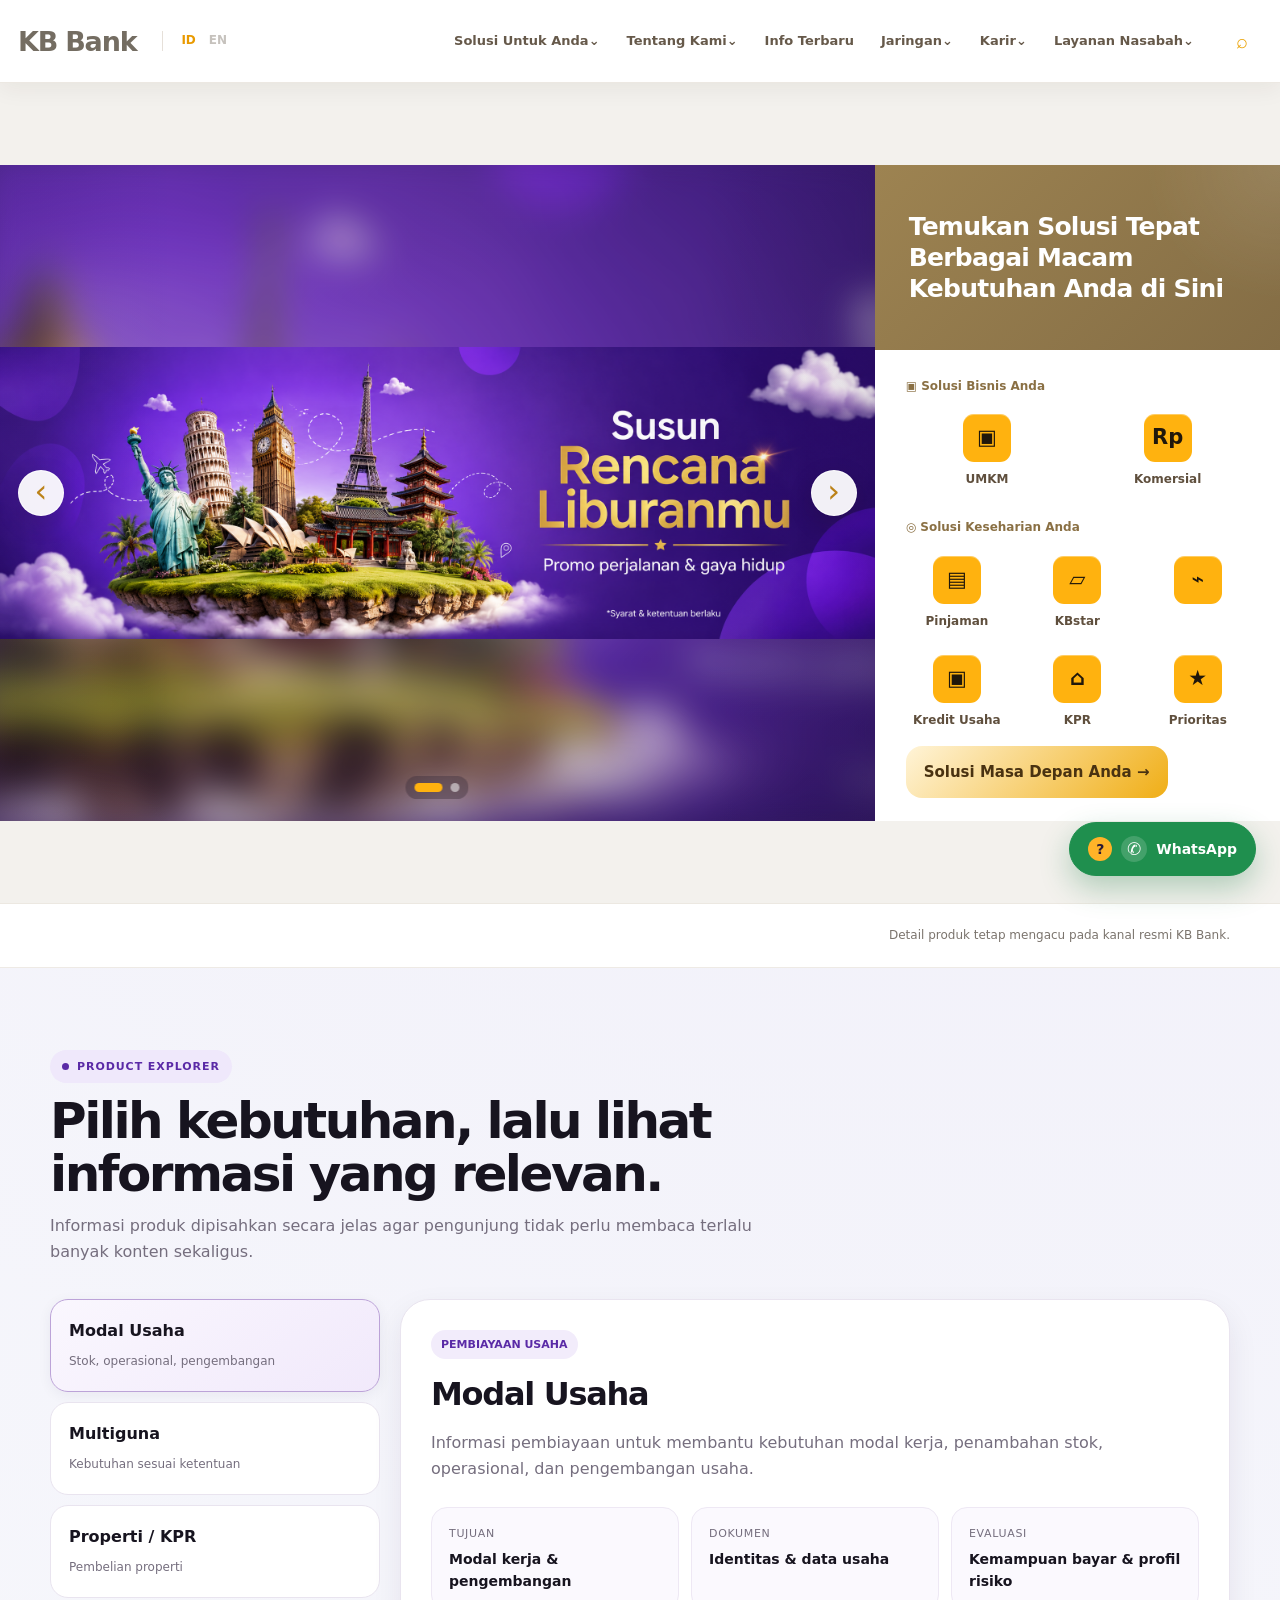
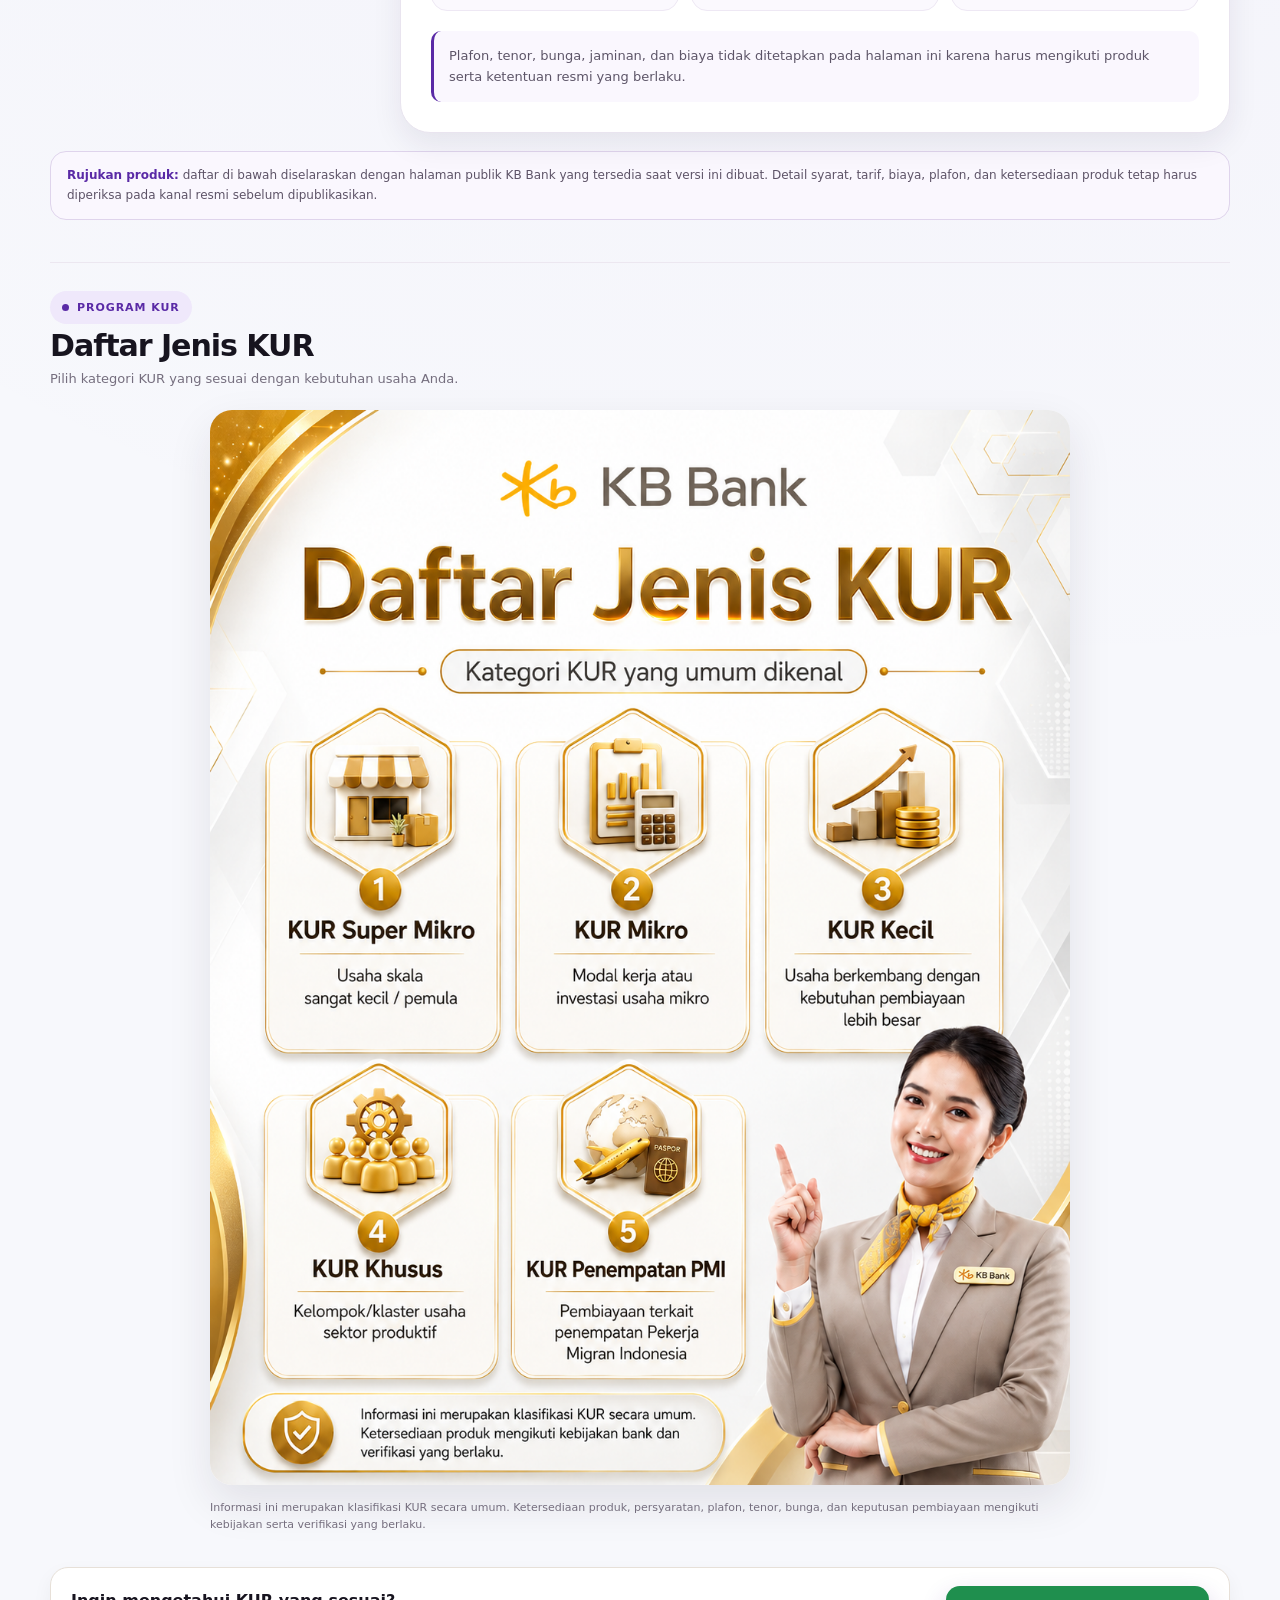
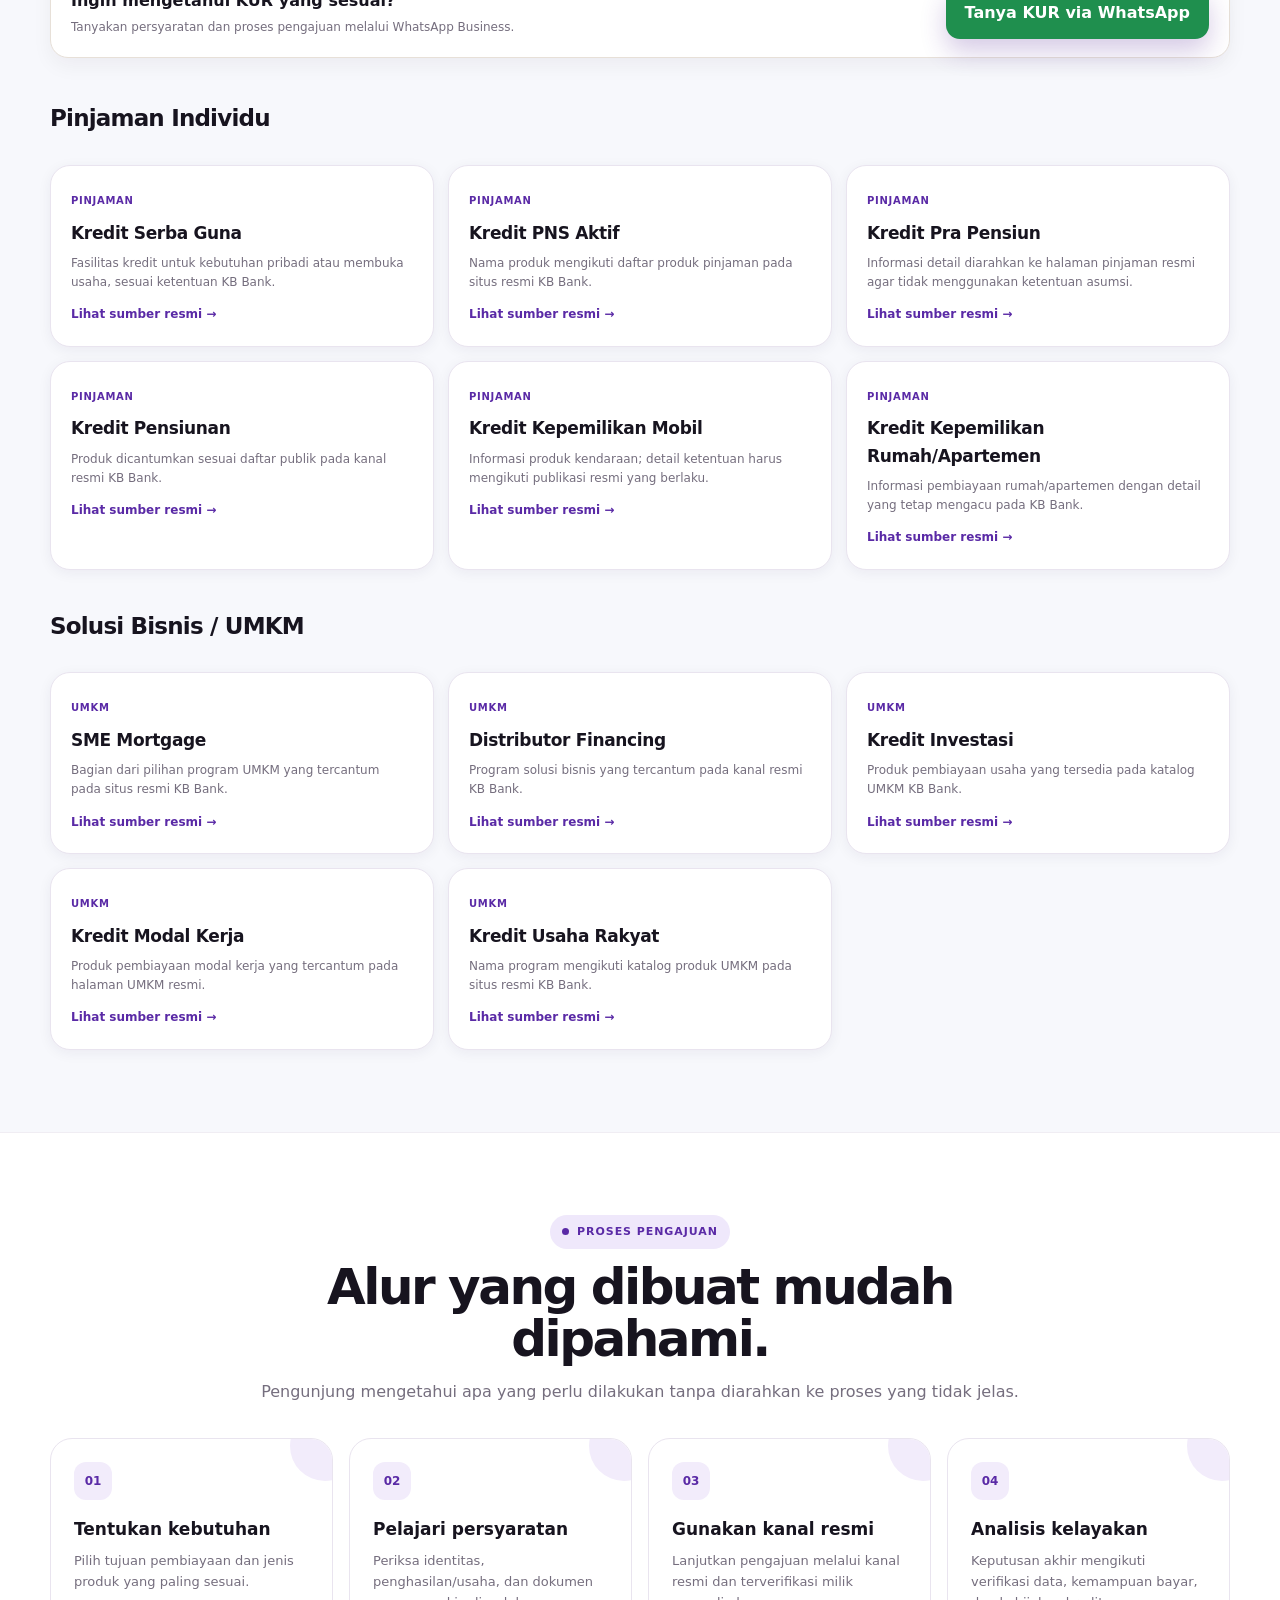
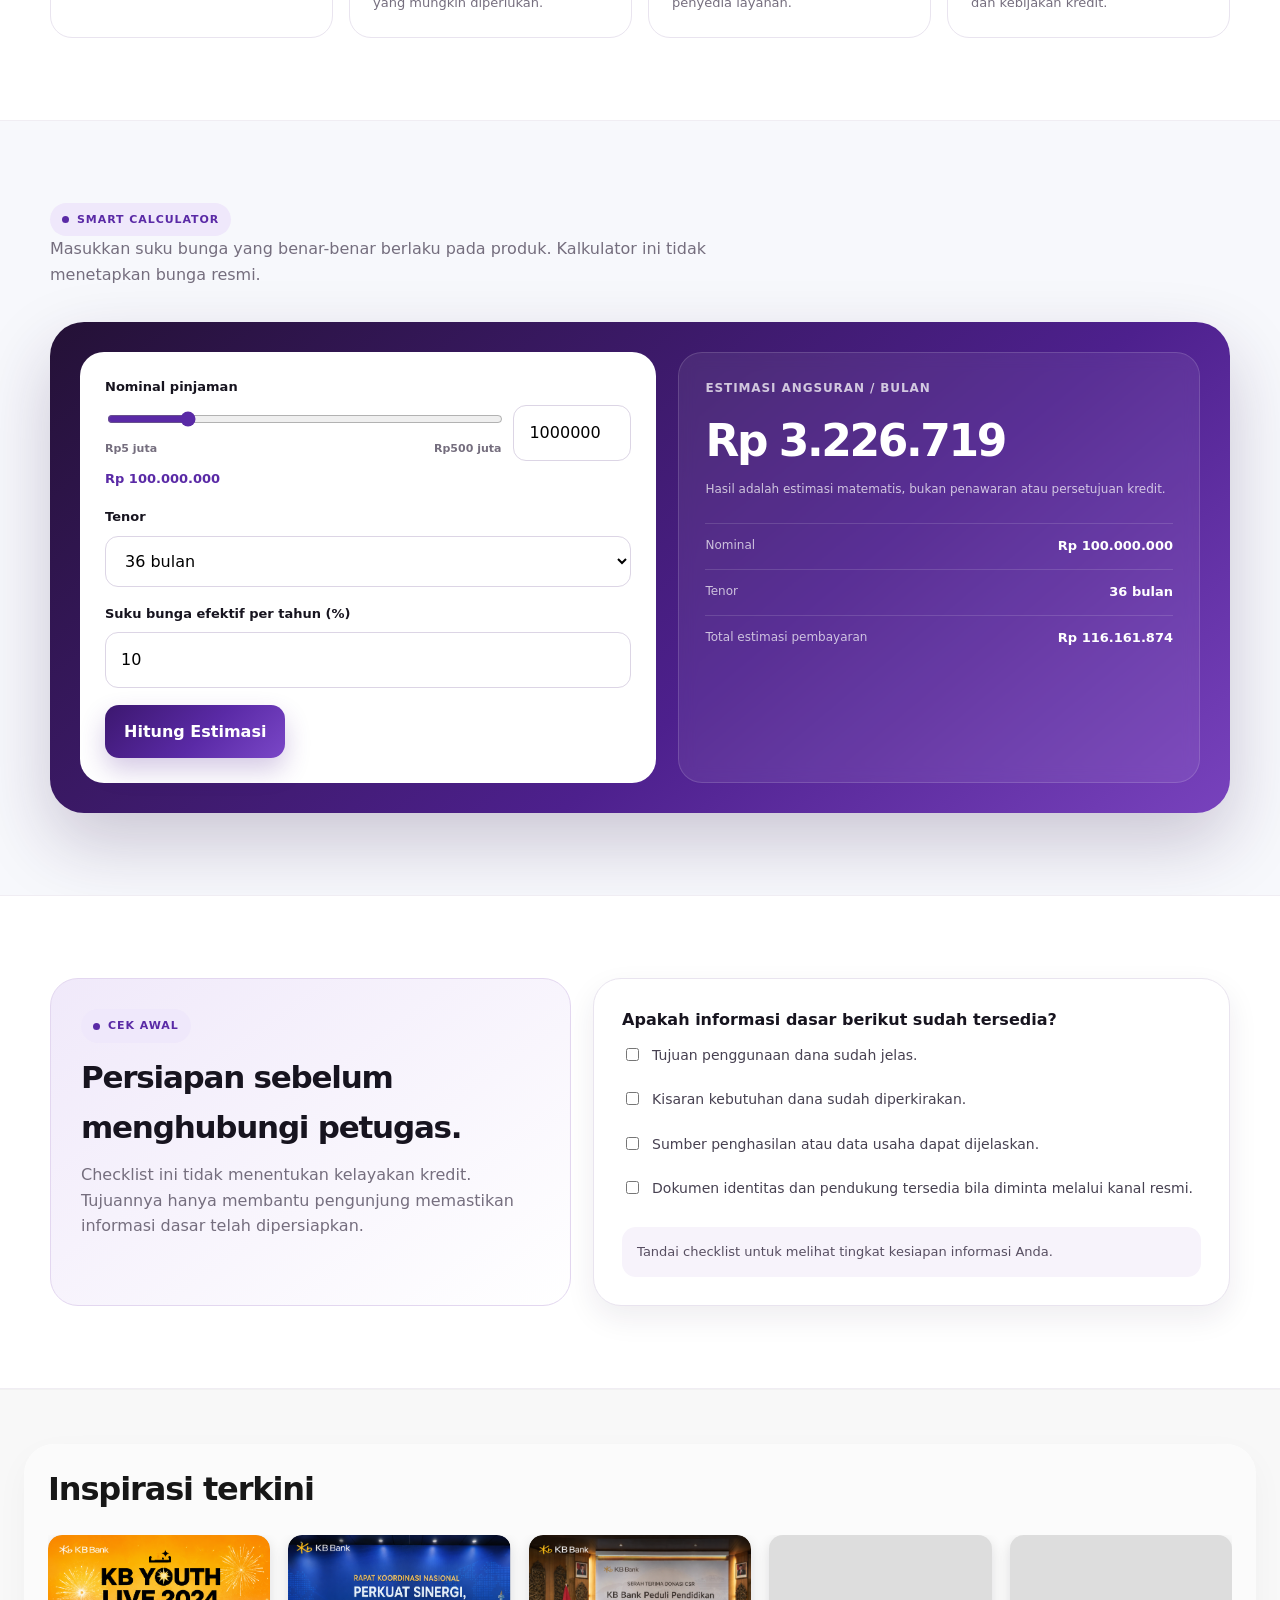
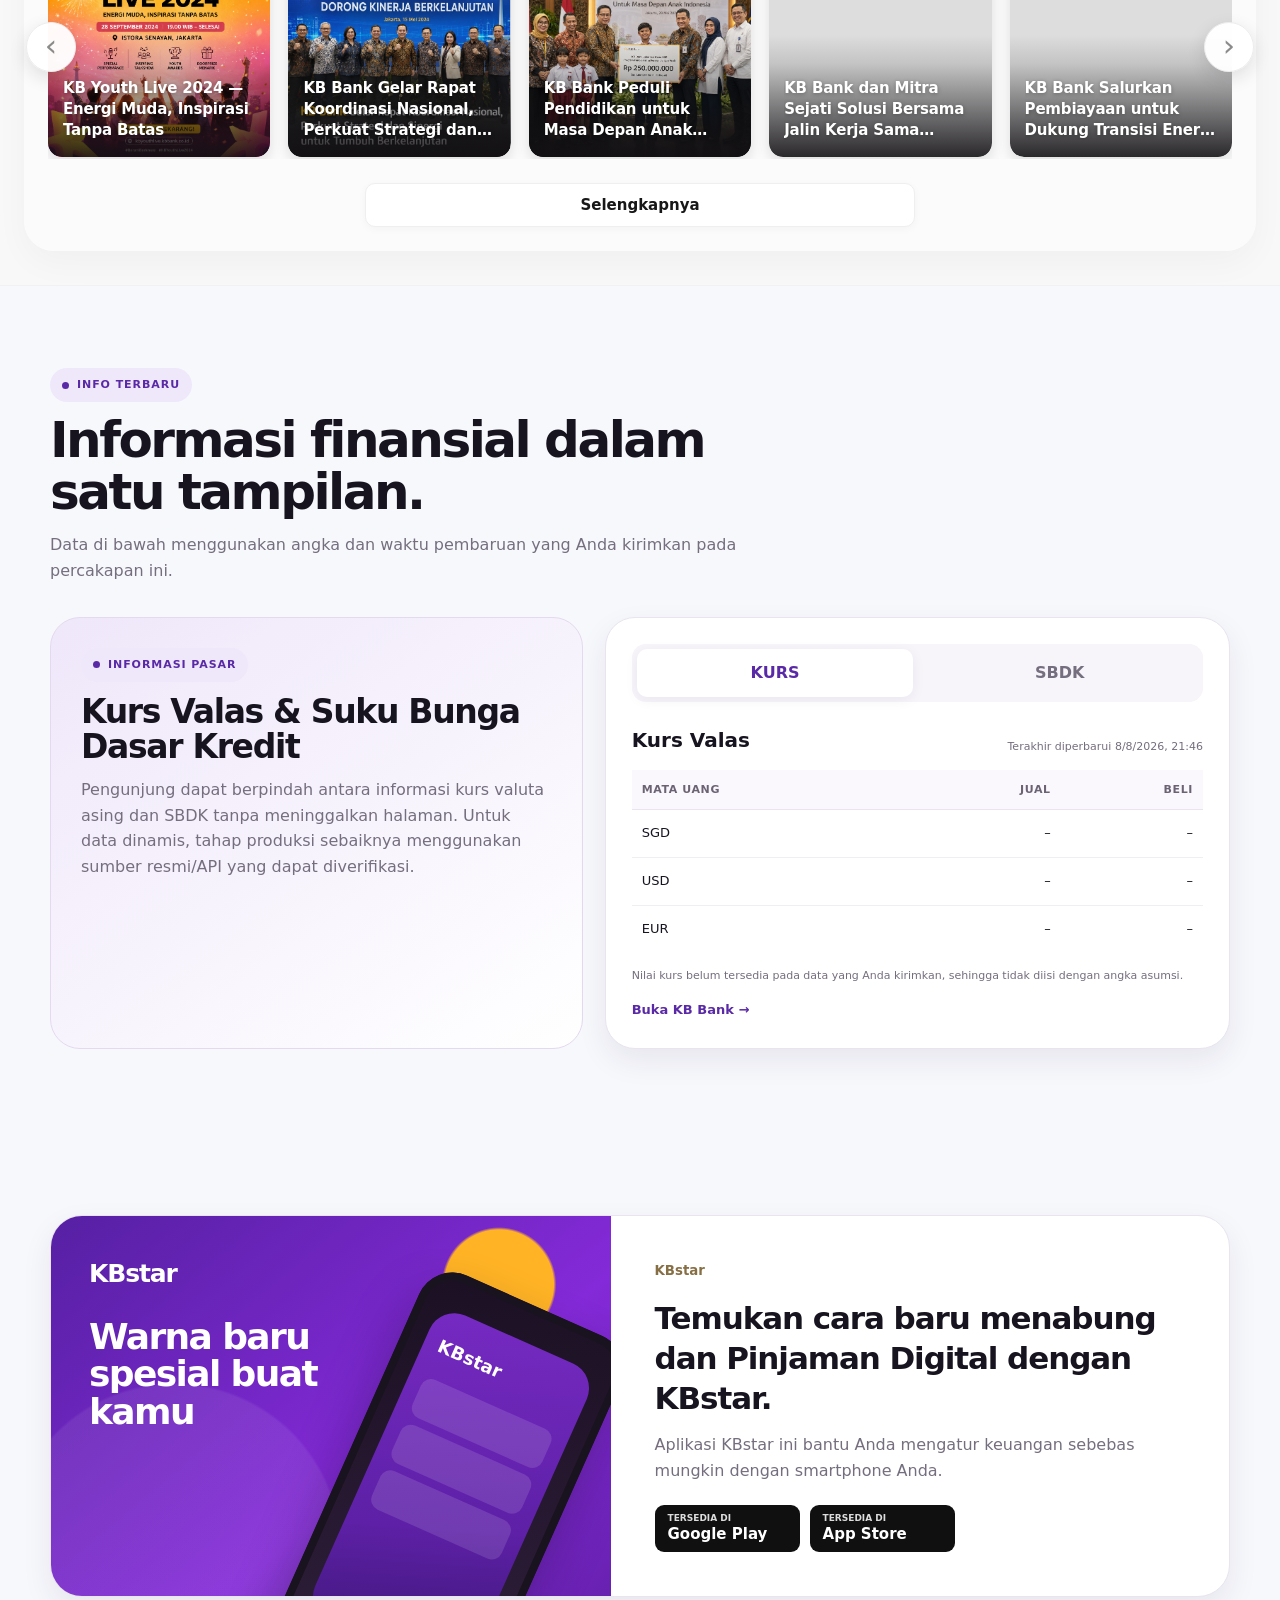
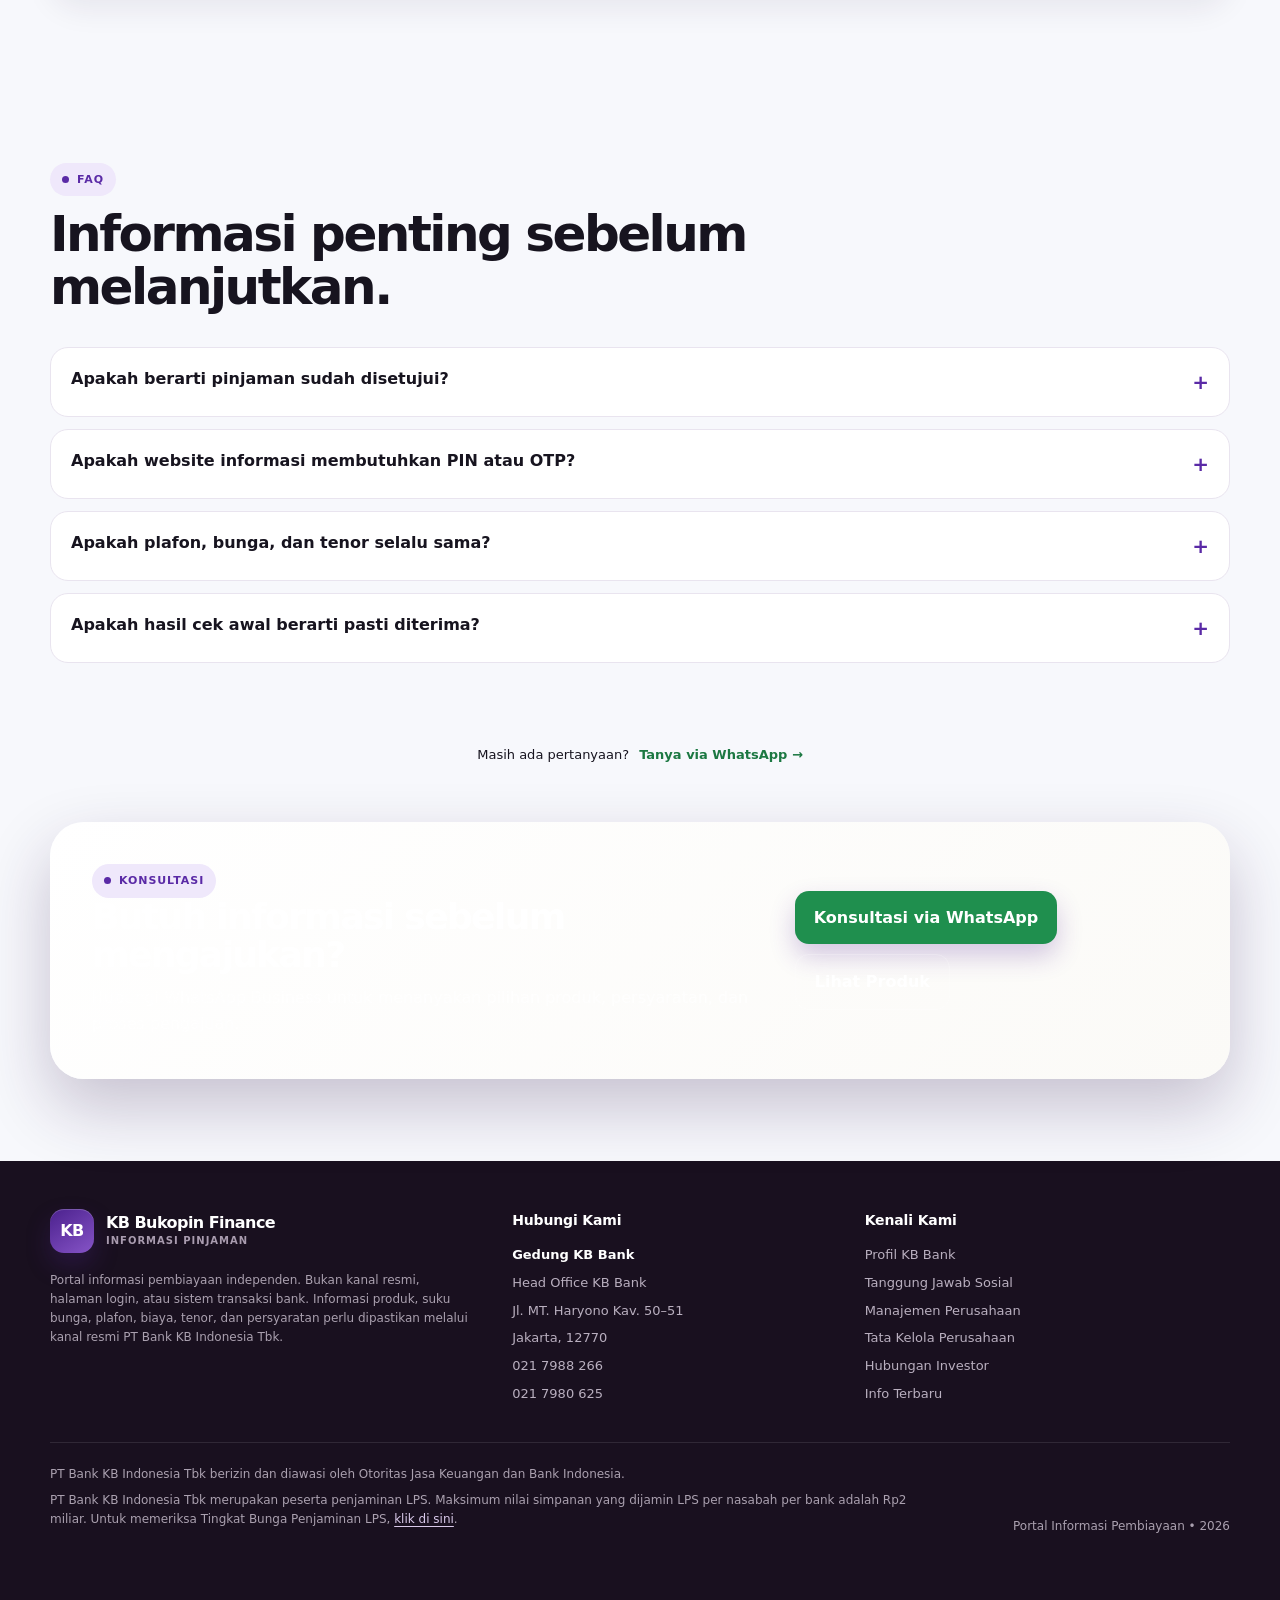
<file: index.html>
<!doctype html>
<html lang="id">
<head>
 <meta charset="utf-8" />
 <meta name="viewport" content="width=device-width,initial-scale=1,viewport-fit=cover" />
 <meta name="theme-color" content="#4c238f" />
 <meta name="description" content="Portal informasi pinjaman yang merujuk pada informasi publik KB Bank. Bukan kanal login atau transaksi bank." />
 <title> — Referensi KB Bank</title>
 <link rel="stylesheet" href="./assets/css/app.css" />
</head>
<body>
 <a class="skip-link" href="#main-content">Lewati ke konten utama</a>
 <header class="corp-header">
 <div class="corp-nav">
 <a class="corp-brand" href="#home" aria-label="KB Bank - ">
 
 <span class="corp-brand-name">KB Bank</span>
 <span class="corp-lang"><span class="active">ID</span><span class="muted">EN</span></span>
 </a>

 <nav class="corp-links" aria-label="Navigasi utama">
 <a href="#produk">Solusi Untuk Anda⌄</a>
 <a href="#tentang">Tentang Kami⌄</a>
 <a href="#info-terbaru">Info Terbaru</a>
 <a href="#kontak">Jaringan⌄</a>
 <a href="#siaran-pers">Karir⌄</a>
 <a href="#faq">Layanan Nasabah⌄</a>
 </nav>

 <button class="corp-search" type="button" aria-label="Pencarian">⌕</button>
 <button class="corp-menu-btn" id="corpMenuBtn" type="button" aria-label="Buka menu" aria-controls="mobilePanel" aria-expanded="false">☰</button>
 </div>
 </header>


 <div class="mobile-panel" id="mobilePanel" aria-hidden="true">
 <div class="mobile-sheet" role="dialog" aria-modal="true" aria-label="Menu navigasi">
 <div class="mobile-sheet-head">
 <strong>Menu</strong>
 <button class="close-btn" id="closeMenu" type="button" aria-label="Tutup menu">×</button>
 </div>
 <nav>
 <a href="#produk">Solusi Untuk Anda</a>
 <a href="#proses">Cara Pengajuan</a>
 
 <a href="#cek-awal">Cek Awal</a>
 <a href="#info-terbaru">Info Terbaru</a>
 <a href="#faq">Layanan Nasabah</a>
 <a rel="noopener noreferrer" target="_blank" href="https://wa.me/66951912550?text=Halo%2C%20saya%20sudah%20membaca%20informasi%20mengenai%20layanan%20pinjaman%20di%20website%20dan%20ingin%20mendapatkan%20informasi%20lebih%20lanjut%20mengenai%20persyaratan%20dan%20proses%20pengajuan." data-whatsapp data-whatsapp-context="layanan pinjaman">WhatsApp</a>
 </nav>
 </div>
 </div>

 <main id="main-content" tabindex="-1">
 <section class="official-hero" id="home">
 <div class="hero-feature hero-promo" data-hero-carousel aria-roledescription="carousel" aria-label="Promosi pilihan">
 <div class="hero-promo__viewport">
 <div class="hero-promo__track" id="heroPromoTrack" aria-live="off"></div>
 </div>

 <button
 class="hero-promo__control hero-promo__control--prev"
 type="button"
 aria-label="Slide sebelumnya"
 data-hero-prev
 >‹</button>

 <button
 class="hero-promo__control hero-promo__control--next"
 type="button"
 aria-label="Slide berikutnya"
 data-hero-next
 >›</button>

 <div class="hero-promo__pagination" aria-label="Pilih slide" data-hero-pagination></div>
 </div>

 <aside class="solution-panel" aria-label="Solusi untuk Anda">
 <div class="solution-cover">
 <h2>Temukan Solusi Tepat Berbagai Macam Kebutuhan Anda di Sini</h2>
 </div>

 <div class="solution-content">
 <div class="solution-group">
 <div class="solution-label">▣ Solusi Bisnis Anda</div>
 <div class="solution-grid two">
 <a class="solution-item" href="#produk">
 <span class="solution-icon">▣</span>
 <span>UMKM</span>
 </a>
 <a class="solution-item" href="#produk">
 <span class="solution-icon">Rp</span>
 <span>Komersial</span>
 </a>
 </div>
 </div>

 <div class="solution-group">
 <div class="solution-label">◎ Solusi Keseharian Anda</div>
 <div class="solution-grid">
 <a class="solution-item" href="#produk">
 <span class="solution-icon">▤</span>
 <span>Pinjaman</span>
 </a>
 <a class="solution-item" href="#kbstar">
 <span class="solution-icon">▱</span>
 <span>KBstar</span>
 </a>
 <a class="solution-item" href="#">
 <span class="solution-icon">⌁</span>
 
 </a>
 <a class="solution-item" href="#produk">
 <span class="solution-icon">▣</span>
 <span>Kredit Usaha</span>
 </a>
 <a class="solution-item" href="#produk">
 <span class="solution-icon">⌂</span>
 <span>KPR</span>
 </a>
 <a class="solution-item" href="#kontak">
 <span class="solution-icon">★</span>
 <span>Prioritas</span>
 </a>
 </div>
 </div>

 <a class="solution-more" href="#produk">Solusi Masa Depan Anda →</a>
 </div>
 </aside>
 </section>

 <div class="portal-band">
 <div class="portal-band-inner">
 <div>
 
 
 </div>
 <span>Detail produk tetap mengacu pada kanal resmi KB Bank.</span>
 </div>
 </div>

 <section id="produk">
 <div class="container">
 <div class="section-head reveal">
 <span class="eyebrow">Product Explorer</span>
 <h2>Pilih kebutuhan, lalu lihat informasi yang relevan.</h2>
 <p>Informasi produk dipisahkan secara jelas agar pengunjung tidak perlu membaca terlalu banyak konten sekaligus.</p>
 </div>

 <div class="product-shell reveal">
 <div class="product-tabs" role="tablist" aria-label="Jenis pembiayaan">
 <button class="product-tab active" data-product="usaha" role="tab" aria-selected="true">
 <strong>Modal Usaha</strong><span>Stok, operasional, pengembangan</span>
 </button>
 <button class="product-tab" data-product="multiguna" role="tab" aria-selected="false">
 <strong>Multiguna</strong><span>Kebutuhan sesuai ketentuan</span>
 </button>
 <button class="product-tab" data-product="properti" role="tab" aria-selected="false">
 <strong>Properti / KPR</strong><span>Pembelian properti</span>
 </button>
 </div>

 <article class="product-detail" id="productDetail" aria-live="polite">
 <div class="product-detail-top">
 <div>
 <span class="product-badge" id="productBadge">PEMBIAYAAN USAHA</span>
 <h3 id="productTitle">Modal Usaha</h3>
 <p id="productDesc">Informasi pembiayaan untuk membantu kebutuhan modal kerja, penambahan stok, operasional, dan pengembangan usaha.</p>
 </div>
 </div>
 <div class="feature-grid">
 <div class="feature"><small>Tujuan</small><strong id="feature1">Modal kerja & pengembangan</strong></div>
 <div class="feature"><small>Dokumen</small><strong id="feature2">Identitas & data usaha</strong></div>
 <div class="feature"><small>Evaluasi</small><strong id="feature3">Kemampuan bayar & profil risiko</strong></div>
 </div>
 <div class="product-note" id="productNote">
 Plafon, tenor, bunga, jaminan, dan biaya tidak ditetapkan pada halaman ini karena harus mengikuti produk serta ketentuan resmi yang berlaku.
 </div>
 </article>
 </div>

 <div class="source-banner reveal">
 <div>
 <strong>Rujukan produk:</strong>
 daftar di bawah diselaraskan dengan halaman publik KB Bank yang tersedia saat versi ini dibuat.
 Detail syarat, tarif, biaya, plafon, dan ketersediaan produk tetap harus diperiksa pada kanal resmi sebelum dipublikasikan.
 </div>
 </div>


 <section class="kur-overview reveal" aria-labelledby="kurOverviewTitle">
 <div class="kur-overview__head">
 <span class="eyebrow">Program KUR</span>
 <h3 id="kurOverviewTitle">Daftar Jenis KUR</h3>
 <p>Pilih kategori KUR yang sesuai dengan kebutuhan usaha Anda.</p>
 </div>

 <button
 class="kur-overview__media-button"
 type="button"
 aria-label="Perbesar visual Daftar Jenis KUR"
 data-kur-overview-open
 >
 <img
 class="kur-overview__media"
 src="/assets/images/loan-programs/daftar-jenis-kur.png"
 alt="Daftar Jenis KUR: KUR Super Mikro, KUR Mikro, KUR Kecil, KUR Khusus, dan KUR Penempatan PMI."
 width="1104"
 height="1379"
 loading="lazy"
 decoding="async"
 >
 </button>

 <p class="kur-overview__notice">
 Informasi ini merupakan klasifikasi KUR secara umum. Ketersediaan produk, persyaratan,
 plafon, tenor, bunga, dan keputusan pembiayaan mengikuti kebijakan serta verifikasi yang berlaku.
 </p>
 </section>

 <div class="product-whatsapp-cta reveal">
 <div>
 <strong>Ingin mengetahui KUR yang sesuai?</strong>
 <span>Tanyakan persyaratan dan proses pengajuan melalui WhatsApp Business.</span>
 </div>
 <a
 class="btn btn-primary"
 href="https://wa.me/66951912550?text=Halo%2C%20saya%20sudah%20membaca%20informasi%20mengenai%20program%20KUR%20di%20website%20dan%20ingin%20mendapatkan%20informasi%20lebih%20lanjut%20mengenai%20persyaratan%20dan%20proses%20pengajuan."
 data-whatsapp
 data-whatsapp-context="program KUR"
 >Tanya KUR via WhatsApp</a>
 </div>

 <h3 class="subsection-title reveal">Pinjaman Individu</h3>
 <div class="official-products reveal">
 <article class="official-product">
 <small>Pinjaman</small>
 <h4>Kredit Serba Guna</h4>
 <p>Fasilitas kredit untuk kebutuhan pribadi atau membuka usaha, sesuai ketentuan KB Bank.</p>
 <a href="https://www.kbbank.co.id/loan/2103" target="_blank" rel="noopener noreferrer">Lihat sumber resmi →</a>
 </article>
 <article class="official-product">
 <small>Pinjaman</small>
 <h4>Kredit PNS Aktif</h4>
 <p>Nama produk mengikuti daftar produk pinjaman pada situs resmi KB Bank.</p>
 <a href="https://www.kbbank.co.id/loan" target="_blank" rel="noopener noreferrer">Lihat sumber resmi →</a>
 </article>
 <article class="official-product">
 <small>Pinjaman</small>
 <h4>Kredit Pra Pensiun</h4>
 <p>Informasi detail diarahkan ke halaman pinjaman resmi agar tidak menggunakan ketentuan asumsi.</p>
 <a href="https://www.kbbank.co.id/loan" target="_blank" rel="noopener noreferrer">Lihat sumber resmi →</a>
 </article>
 <article class="official-product">
 <small>Pinjaman</small>
 <h4>Kredit Pensiunan</h4>
 <p>Produk dicantumkan sesuai daftar publik pada kanal resmi KB Bank.</p>
 <a href="https://www.kbbank.co.id/loan" target="_blank" rel="noopener noreferrer">Lihat sumber resmi →</a>
 </article>
 <article class="official-product">
 <small>Pinjaman</small>
 <h4>Kredit Kepemilikan Mobil</h4>
 <p>Informasi produk kendaraan; detail ketentuan harus mengikuti publikasi resmi yang berlaku.</p>
 <a href="https://www.kbbank.co.id/loan" target="_blank" rel="noopener noreferrer">Lihat sumber resmi →</a>
 </article>
 <article class="official-product">
 <small>Pinjaman</small>
 <h4>Kredit Kepemilikan Rumah/Apartemen</h4>
 <p>Informasi pembiayaan rumah/apartemen dengan detail yang tetap mengacu pada KB Bank.</p>
 <a href="https://www.kbbank.co.id/loan" target="_blank" rel="noopener noreferrer">Lihat sumber resmi →</a>
 </article>
 </div>

 <h3 class="subsection-title reveal">Solusi Bisnis / UMKM</h3>
 <div class="official-products reveal">
 <article class="official-product">
 <small>UMKM</small>
 <h4>SME Mortgage</h4>
 <p>Bagian dari pilihan program UMKM yang tercantum pada situs resmi KB Bank.</p>
 <a href="https://www.kbbank.co.id/business-solution/umkm" target="_blank" rel="noopener noreferrer">Lihat sumber resmi →</a>
 </article>
 <article class="official-product">
 <small>UMKM</small>
 <h4>Distributor Financing</h4>
 <p>Program solusi bisnis yang tercantum pada kanal resmi KB Bank.</p>
 <a href="https://www.kbbank.co.id/business-solution/umkm" target="_blank" rel="noopener noreferrer">Lihat sumber resmi →</a>
 </article>
 <article class="official-product">
 <small>UMKM</small>
 <h4>Kredit Investasi</h4>
 <p>Produk pembiayaan usaha yang tersedia pada katalog UMKM KB Bank.</p>
 <a href="https://www.kbbank.co.id/business-solution/umkm" target="_blank" rel="noopener noreferrer">Lihat sumber resmi →</a>
 </article>
 <article class="official-product">
 <small>UMKM</small>
 <h4>Kredit Modal Kerja</h4>
 <p>Produk pembiayaan modal kerja yang tercantum pada halaman UMKM resmi.</p>
 <a href="https://www.kbbank.co.id/business-solution/umkm" target="_blank" rel="noopener noreferrer">Lihat sumber resmi →</a>
 </article>
 <article class="official-product">
 <small>UMKM</small>
 <h4>Kredit Usaha Rakyat</h4>
 <p>Nama program mengikuti katalog produk UMKM pada situs resmi KB Bank.</p>
 <a href="https://www.kbbank.co.id/business-solution/umkm" target="_blank" rel="noopener noreferrer">Lihat sumber resmi →</a>
 </article>
 </div>
 </div>
 </section>

 <section class="section-alt" id="proses">
 <span id="tentang" class="sr-only">Tentang portal informasi pinjaman</span>
 <div class="container">
 <div class="section-head center reveal">
 <span class="eyebrow">Proses Pengajuan</span>
 <h2>Alur yang dibuat mudah dipahami.</h2>
 <p>Pengunjung mengetahui apa yang perlu dilakukan tanpa diarahkan ke proses yang tidak jelas.</p>
 </div>

 <div class="process reveal">
 <article class="step"><div class="step-num">01</div><h4>Tentukan kebutuhan</h4><p>Pilih tujuan pembiayaan dan jenis produk yang paling sesuai.</p></article>
 <article class="step"><div class="step-num">02</div><h4>Pelajari persyaratan</h4><p>Periksa identitas, penghasilan/usaha, dan dokumen yang mungkin diperlukan.</p></article>
 <article class="step"><div class="step-num">03</div><h4>Gunakan kanal resmi</h4><p>Lanjutkan pengajuan melalui kanal resmi dan terverifikasi milik penyedia layanan.</p></article>
 <article class="step"><div class="step-num">04</div><h4>Analisis kelayakan</h4><p>Keputusan akhir mengikuti verifikasi data, kemampuan bayar, dan kebijakan kredit.</p></article>
 </div>
 </div>
 </section>

 <section id="">
 <div class="container">
 <div class="section-head reveal">
 <span class="eyebrow">Smart Calculator</span>
 
 <p>Masukkan suku bunga yang benar-benar berlaku pada produk. Kalkulator ini tidak menetapkan bunga resmi.</p>
 </div>

 <div class="calculator-shell reveal">
 <div class="calc-grid">
 <div class="calc-form">
 <div class="field">
 <label for="amountRange">Nominal pinjaman</label>
 <div class="range-row">
 <div>
 <input id="amountRange" type="range" min="5000000" max="500000000" step="5000000" value="100000000" aria-label="Nominal pinjaman dari Rp5 juta sampai Rp500 juta">
 <div class="range-limits">
 <span>Rp5 juta</span>
 <span>Rp500 juta</span>
 </div>
 </div>
 <input id="amountInput" type="number" min="5000000" max="500000000" step="5000000" value="100000000" aria-label="Nominal pinjaman">
 </div>
 <div class="amount-display" id="amountDisplay">Rp100.000.000</div>
 </div>

 <div class="field">
 <label for="term">Tenor</label>
 <select id="term">
 <option value="12">12 bulan</option>
 <option value="24">24 bulan</option>
 <option value="36" selected>36 bulan</option>
 <option value="48">48 bulan</option>
 <option value="60">60 bulan</option>
 </select>
 </div>

 <div class="field">
 <label for="rate">Suku bunga efektif per tahun (%)</label>
 <input id="rate" type="number" min="0" max="100" step="0.01" value="10">
 </div>

 <button class="btn btn-primary" id="calcBtn" type="button">Hitung Estimasi</button>
 </div>

 <div class="calc-result" aria-live="polite">
 <div class="result-label">Estimasi angsuran / bulan</div>
 <div class="result-number" id="monthly">Rp0</div>
 <div class="result-note">Hasil adalah estimasi matematis, bukan penawaran atau persetujuan kredit.</div>

 <div class="result-list">
 <div class="result-line"><span>Nominal</span><strong id="resultPrincipal">Rp0</strong></div>
 <div class="result-line"><span>Tenor</span><strong id="resultTerm">0 bulan</strong></div>
 <div class="result-line"><span>Total estimasi pembayaran</span><strong id="resultTotal">Rp0</strong></div>
 </div>
 </div>
 </div>
 </div>
 </div>
 </section>

 <section class="section-alt" id="cek-awal">
 <div class="container">
 <div class="eligibility reveal">
 <div class="eligibility-copy">
 <span class="eyebrow">Cek Awal</span>
 <h3>Persiapan sebelum menghubungi petugas.</h3>
 <p>Checklist ini tidak menentukan kelayakan kredit. Tujuannya hanya membantu pengunjung memastikan informasi dasar telah dipersiapkan.</p>
 </div>

 <div class="eligibility-box">
 <strong>Apakah informasi dasar berikut sudah tersedia?</strong>
 <div class="check-row">
 <input type="checkbox" id="c1"><label for="c1">Tujuan penggunaan dana sudah jelas.</label>
 </div>
 <div class="check-row">
 <input type="checkbox" id="c2"><label for="c2">Kisaran kebutuhan dana sudah diperkirakan.</label>
 </div>
 <div class="check-row">
 <input type="checkbox" id="c3"><label for="c3">Sumber penghasilan atau data usaha dapat dijelaskan.</label>
 </div>
 <div class="check-row">
 <input type="checkbox" id="c4"><label for="c4">Dokumen identitas dan pendukung tersedia bila diminta melalui kanal resmi.</label>
 </div>
 <div class="eligibility-result" id="eligibilityResult">
 Tandai checklist untuk melihat tingkat kesiapan informasi Anda.
 </div>
 </div>
 </div>
 </div>
 </section>


 <section class="inspiration-section" id="inspirasi-terkini" aria-labelledby="inspirationTitle">
      <div class="inspiration-shell">
        <div class="inspiration-head">
          <h2 class="inspiration-title reveal" id="inspirationTitle">Inspirasi terkini</h2>
        </div>

        <div class="inspiration-carousel-frame reveal">
          <button
            class="inspiration-arrow inspiration-arrow--prev"
            type="button"
            aria-label="Artikel sebelumnya"
            data-inspiration-prev
          >‹</button>

          <div
            class="inspiration-track"
            id="inspirationTrack"
            tabindex="0"
            role="region"
            aria-label="Artikel Inspirasi terkini. Geser secara horizontal untuk melihat artikel lainnya."
          ></div>

          <button
            class="inspiration-arrow inspiration-arrow--next"
            type="button"
            aria-label="Artikel berikutnya"
            data-inspiration-next
          >›</button>
        </div>

        <div class="inspiration-more reveal">
          <a class="inspiration-more__link" href="/inspiration/">Selengkapnya</a>
        </div>
      </div>
    </section>

 <section id="info-terbaru">
 <div class="container">
 <div class="section-head reveal">
 <span class="eyebrow">Info Terbaru</span>
 <h2>Informasi finansial dalam satu tampilan.</h2>
 <p>Data di bawah menggunakan angka dan waktu pembaruan yang Anda kirimkan pada percakapan ini.</p>
 </div>

 <div class="market-grid reveal">
 <div class="market-intro">
 <span class="eyebrow">Informasi Pasar</span>
 <h3>Kurs Valas & Suku Bunga Dasar Kredit</h3>
 <p>
 Pengunjung dapat berpindah antara informasi kurs valuta asing dan SBDK tanpa meninggalkan halaman.
 Untuk data dinamis, tahap produksi sebaiknya menggunakan sumber resmi/API yang dapat diverifikasi.
 </p>
 </div>

 <div class="market-panel">
 <div class="market-tabs" role="tablist" aria-label="Informasi finansial">
 <button class="market-tab active" type="button" data-market="kurs" aria-selected="true">KURS</button>
 <button class="market-tab" type="button" data-market="sbdk" aria-selected="false">SBDK</button>
 </div>

 <div class="market-view active" id="view-kurs">
 <div class="market-title-row">
 <h4>Kurs Valas</h4>
 <span>Terakhir diperbarui 8/8/2026, 21:46</span>
 </div>
 <table class="data-table">
 <thead><tr><th>Mata Uang</th><th>Jual</th><th>Beli</th></tr></thead>
 <tbody>
 <tr><td>SGD</td><td>–</td><td>–</td></tr>
 <tr><td>USD</td><td>–</td><td>–</td></tr>
 <tr><td>EUR</td><td>–</td><td>–</td></tr>
 </tbody>
 </table>
 <div class="market-note">Nilai kurs belum tersedia pada data yang Anda kirimkan, sehingga tidak diisi dengan angka asumsi.</div>
 <a class="market-link" href="https://www.kbbank.co.id/" target="_blank" rel="noopener noreferrer">Buka KB Bank →</a>
 </div>

 <div class="market-view" id="view-sbdk">
 <div class="market-title-row">
 <h4>Suku Bunga Dasar Kredit</h4>
 <span>SBDK</span>
 </div>
 <table class="data-table">
 <thead><tr><th>Jenis Kredit</th><th>Suku Bunga</th></tr></thead>
 <tbody>
 <tr><td>Kredit Korporasi</td><td>9.37%</td></tr>
 <tr><td>Kredit Ritel</td><td>9.51%</td></tr>
 <tr><td>Kredit Mikro</td><td>9.51%</td></tr>
 <tr><td>KPR</td><td>9.92%</td></tr>
 <tr><td>Non-KPR</td><td>9.92%</td></tr>
 </tbody>
 </table>
 <div class="market-note">SBDK bukan suku bunga final yang otomatis berlaku pada setiap pemohon atau fasilitas kredit.</div>
 <a class="market-link" href="https://www.kbbank.co.id/" target="_blank" rel="noopener noreferrer">Buka KB Bank →</a>
 </div>
 </div>
 </div>
 </div>
 </section>

 <section class="kbstar-section" id="kbstar">
 <div class="container">
 <div class="kbstar-shell reveal">
 <div class="kbstar-visual" aria-label="Ilustrasi KBstar">
 <div class="kbstar-logo">KBstar</div>
 <h3>Warna baru spesial buat kamu</h3>
 <div class="phone-screen" aria-hidden="true">
 <b>KBstar</b>
 <div class="phone-row"></div>
 <div class="phone-row"></div>
 <div class="phone-row"></div>
 </div>
 </div>

 <div class="kbstar-copy">
 <small>KBstar</small>
 <h3>Temukan cara baru menabung dan Pinjaman Digital dengan KBstar.</h3>
 <p>
 Aplikasi KBstar ini bantu Anda mengatur keuangan sebebas mungkin dengan smartphone Anda.
 </p>
 <div class="store-row" aria-label="Platform aplikasi">
 <span class="store-badge"><small>TERSEDIA DI</small><strong>Google Play</strong></span>
 <span class="store-badge"><small>TERSEDIA DI</small><strong>App Store</strong></span>
 </div>
 </div>
 </div>
 </div>
 </section>

 <section id="faq">
 <div class="container">
 <div class="section-head reveal">
 <span class="eyebrow">FAQ</span>
 <h2>Informasi penting sebelum melanjutkan.</h2>
 </div>

 <div class="faq reveal">
 <details>
 <summary>Apakah berarti pinjaman sudah disetujui?</summary>
 
 </details>
 <details>
 <summary>Apakah website informasi membutuhkan PIN atau OTP?</summary>
 <p>Tidak. Portal informasi tidak membutuhkan PIN ATM, PIN aplikasi, OTP, CVV, password mobile banking, atau kredensial autentikasi lainnya.</p>
 </details>
 <details>
 <summary>Apakah plafon, bunga, dan tenor selalu sama?</summary>
 <p>Tidak. Ketiganya dapat berbeda menurut produk, profil pemohon, kebijakan kredit, dan ketentuan yang berlaku pada saat pengajuan.</p>
 </details>
 <details>
 <summary>Apakah hasil cek awal berarti pasti diterima?</summary>
 <p>Tidak. Cek awal hanya menilai kelengkapan informasi dasar yang disiapkan pengunjung, bukan menilai atau memutuskan kelayakan kredit.</p>
 </details>
 </div>
 </div>
 </section>

 <div class="faq-whatsapp-cta">
 <div class="container">
 <div class="faq-whatsapp-cta__inner reveal">
 <span>Masih ada pertanyaan?</span>
 <a rel="noopener noreferrer" target="_blank" href="https://wa.me/66951912550?text=Halo%2C%20saya%20sudah%20membaca%20informasi%20pinjaman%20di%20website%20dan%20ingin%20mendapatkan%20informasi%20lebih%20lanjut." data-whatsapp data-whatsapp-context="informasi pinjaman">
 Tanya via WhatsApp →
 </a>
 </div>
 </div>
 </div>

 <section id="kontak" class="whatsapp-conversion-section">
 <div class="container">
 <div class="cta-box whatsapp-conversion reveal">
 <div class="whatsapp-conversion__copy">
 <span class="eyebrow">Konsultasi</span>
 <h2>Butuh informasi sebelum mengajukan?</h2>
 <p>Hubungi WhatsApp Business untuk menanyakan pilihan produk, persyaratan, dan proses pengajuan.</p>
 <p class="whatsapp-setup-notice" id="whatsappSetupNotice" tabindex="-1">
 Nomor WhatsApp Business belum dikonfigurasi. Masukkan nomor tujuan sebelum website dipublikasikan.
 </p>
 </div>
 <div class="cta-actions">
 <a
 class="btn btn-primary whatsapp-primary-cta"
 href="https://wa.me/66951912550?text=Halo%2C%20saya%20sudah%20membaca%20informasi%20mengenai%20layanan%20pinjaman%20di%20website%20dan%20ingin%20mendapatkan%20informasi%20lebih%20lanjut%20mengenai%20persyaratan%20dan%20proses%20pengajuan."
 data-whatsapp
 data-whatsapp-context="layanan pinjaman"
 >Konsultasi via WhatsApp</a>
 <a class="btn btn-ghost" href="#produk">Lihat Produk</a>
 </div>
 </div>
 </div>
 </section>
 </main>

 <footer>
 <div class="container">
 <div class="footer-grid">
 <div class="footer-brand">
 <div class="brand">
 <span class="brand-mark">KB</span>
 <span class="brand-copy">KB Bukopin Finance<small>Informasi Pinjaman</small></span>
 </div>
 <p class="legal">
 Portal informasi pembiayaan independen. Bukan kanal resmi, halaman login, atau sistem transaksi bank. Informasi produk, suku bunga, plafon, biaya, tenor, dan persyaratan perlu dipastikan melalui kanal resmi PT Bank KB Indonesia Tbk.
 </p>
 </div>

 <div class="footer-column">
 <h4>Hubungi Kami</h4>
 <p class="footer-contact-strong">Gedung KB Bank</p>
 <p>Head Office KB Bank</p>
 <p>Jl. MT. Haryono Kav. 50–51</p>
 <p>Jakarta, 12770</p>
 <a href="tel:+62217988266">021 7988 266</a>
 <a href="tel:+62217980625">021 7980 625</a>
 </div>

 <div class="footer-column">
 <h4>Kenali Kami</h4>
 <a href="https://www.kbbank.co.id/profile/history" target="_blank" rel="noopener noreferrer">Profil KB Bank</a>
 <a href="https://www.kbbank.co.id/csr-policy" target="_blank" rel="noopener noreferrer">Tanggung Jawab Sosial</a>
 <a href="https://www.kbbank.co.id/structure-corporate/komisaris" target="_blank" rel="noopener noreferrer">Manajemen Perusahaan</a>
 <a href="https://www.kbbank.co.id/corporate-governance/about" target="_blank" rel="noopener noreferrer">Tata Kelola Perusahaan</a>
 <a href="https://www.kbbank.co.id/investor" target="_blank" rel="noopener noreferrer">Hubungan Investor</a>
 <a href="https://www.kbbank.co.id/info-terbaru" target="_blank" rel="noopener noreferrer">Info Terbaru</a>
 </div>
 </div>

 <div class="footer-divider"></div>

 <div class="regulatory">
 <div class="footer-note">
 <p>
 PT Bank KB Indonesia Tbk berizin dan diawasi oleh Otoritas Jasa Keuangan
 dan Bank Indonesia.
 </p>
 <p>
 PT Bank KB Indonesia Tbk merupakan peserta penjaminan LPS.
 Maksimum nilai simpanan yang dijamin LPS per nasabah per bank adalah Rp2 miliar.
 Untuk memeriksa Tingkat Bunga Penjaminan LPS,
 <a href="https://apps.lps.go.id/BankPesertaLPSRate" target="_blank" rel="noopener noreferrer">klik di sini</a>.
 </p>
 </div>
 <div>Portal Informasi Pembiayaan • 2026</div>
 </div>
 </div>
 </footer>


 <a
      class="floating-contact floating-contact--whatsapp whatsapp-always-visible"
      href="https://wa.me/66951912550?text=Halo%2C%20saya%20sudah%20membaca%20informasi%20mengenai%20layanan%20pinjaman%20di%20website%20dan%20ingin%20mendapatkan%20informasi%20lebih%20lanjut%20mengenai%20persyaratan%20dan%20proses%20pengajuan."
      target="_blank"
      rel="noopener noreferrer"
      data-whatsapp
      data-whatsapp-context="layanan pinjaman"
      aria-label="Chat langsung melalui WhatsApp"
      title="Chat langsung via WhatsApp"
    >
      <span class="whatsapp-always-visible__icon" aria-hidden="true">✆</span>
      <span class="whatsapp-always-visible__label">WhatsApp</span>
    </a>

 <nav class="mobile-bar" aria-label="Navigasi cepat">
 <a href="#produk">Produk</a>
 
 <a rel="noopener noreferrer" target="_blank" class="primary" href="https://wa.me/66951912550?text=Halo%2C%20saya%20sudah%20membaca%20informasi%20mengenai%20layanan%20pinjaman%20di%20website%20dan%20ingin%20mendapatkan%20informasi%20lebih%20lanjut%20mengenai%20persyaratan%20dan%20proses%20pengajuan." data-whatsapp data-whatsapp-context="layanan pinjaman">WhatsApp</a>
 </nav>

 <script type="module" src="./assets/js/app.js"></script>
</body>
</html>
</file>
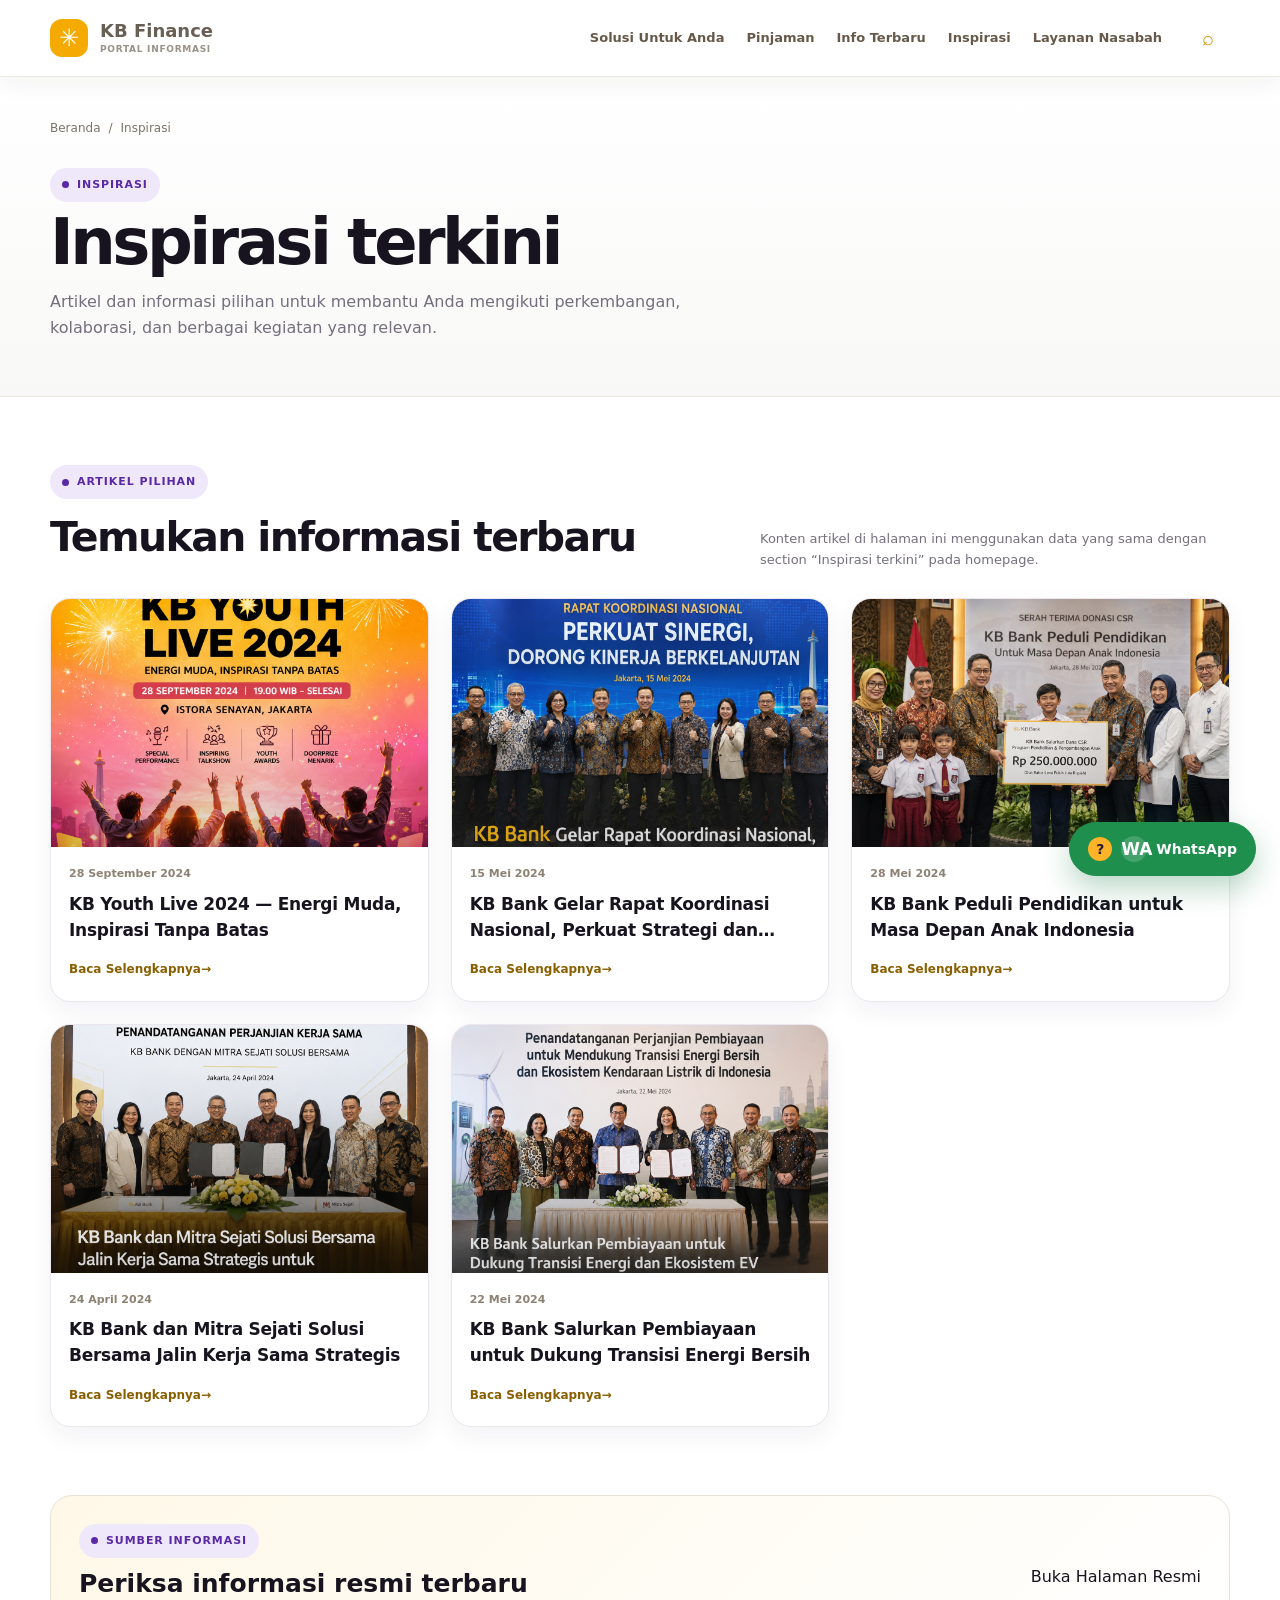
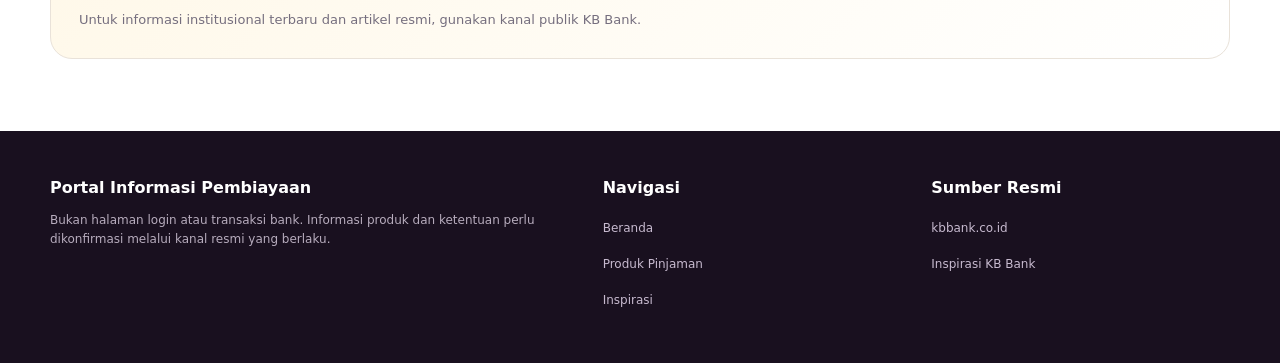
<file: inspiration/index.html>
<!doctype html>
<html lang="id">
<head>
 <meta charset="utf-8">
 <meta name="viewport" content="width=device-width,initial-scale=1,viewport-fit=cover">
 <meta name="theme-color" content="#ffffff">
 <meta name="description" content="Inspirasi dan informasi pilihan seputar perkembangan layanan, kolaborasi, dan kegiatan.">
 <title>Inspirasi — Portal Informasi Pembiayaan</title>
 <link rel="stylesheet" href="/assets/css/app.css">
 <link rel="stylesheet" href="/assets/css/pages/inspiration.css">
</head>
<body>
 <a class="skip-link" href="#main-content">Lewati ke konten</a>

 <header class="corp-header" data-site-header>
 <div class="corp-header__inner">
 <a class="brand" href="/" aria-label="Kembali ke beranda">
 <span class="brand-symbol" aria-hidden="true"></span>
 <span class="brand-name">KB Finance<small>Portal Informasi</small></span>
 </a>

 <nav class="navlinks" aria-label="Navigasi utama">
 <a href="/#solusi">Solusi Untuk Anda</a>
 <a href="/#produk">Pinjaman</a>
 <a href="/#info-terbaru">Info Terbaru</a>
 <a href="/inspiration/" aria-current="page">Inspirasi</a>
 <a href="/#layanan">Layanan Nasabah</a>
 </nav>

 <a class="site-search-button" href="/#produk" aria-label="Lihat produk">⌕</a>
 <button class="corp-menu-btn inspiration-menu-btn" id="corpMenuBtn" type="button" aria-label="Buka menu" aria-controls="mobilePanel" aria-expanded="false">☰</button>
 </div>
 </header>

 <div class="mobile-panel" id="mobilePanel" aria-hidden="true">
  <div class="mobile-sheet" role="dialog" aria-modal="true" aria-label="Menu navigasi">
   <div class="mobile-sheet-head">
    <strong>Menu</strong>
    <button class="close-btn" id="closeMenu" type="button" aria-label="Tutup menu">×</button>
   </div>
   <nav>
    <a href="/">Beranda</a>
    <a href="/#produk">Produk Pinjaman</a>
    <a href="/#proses">Cara Pengajuan</a>
    <a href="/#info-terbaru">Info Terbaru</a>
    <a href="/#faq">Layanan Nasabah</a>
    <a href="https://wa.me/66951912550?text=Halo%2C%20saya%20sudah%20membaca%20halaman%20Inspirasi%20dan%20ingin%20mendapatkan%20informasi%20lebih%20lanjut%20mengenai%20produk%20pinjaman."
       target="_blank" rel="noopener noreferrer"
       data-whatsapp data-whatsapp-context="informasi pinjaman">WhatsApp</a>
   </nav>
  </div>
 </div>


 <main id="main-content">
 <section class="inspiration-page-hero">
 <div class="container">
 <nav class="breadcrumb" aria-label="Breadcrumb">
 <a href="/">Beranda</a>
 <span aria-hidden="true">/</span>
 <span aria-current="page">Inspirasi</span>
 </nav>

 <div class="inspiration-page-hero__copy">
 <span class="eyebrow">Inspirasi</span>
 <h1>Inspirasi terkini</h1>
 <p>Artikel dan informasi pilihan untuk membantu Anda mengikuti perkembangan, kolaborasi, dan berbagai kegiatan yang relevan.</p>
 </div>
 </div>
 </section>

 <section class="inspiration-page-list" aria-labelledby="articleListTitle">
 <div class="container">
 <div class="inspiration-page-list__head">
 <div>
 <span class="eyebrow">Artikel Pilihan</span>
 <h2 id="articleListTitle">Temukan informasi terbaru</h2>
 </div>
 <p>Konten artikel di halaman ini menggunakan data yang sama dengan section “Inspirasi terkini” pada homepage.</p>
 </div>

 <div class="inspiration-page-grid">

 <article class="inspiration-page-card">
  <a class="inspiration-page-card__link" href="https://www.kbbank.co.id/info-terbaru" target="_blank" rel="noopener noreferrer">
   <div class="inspiration-page-card__media-wrap">
    <img
     class="inspiration-page-card__media"
     src="/assets/images/inspiration/inspiration-youth-live.png"
     alt=""
     width="1248"
     height="1248"
     loading="lazy"
     decoding="async"
    >
    <span class="inspiration-page-card__shade" aria-hidden="true"></span>
   </div>
   <div class="inspiration-page-card__body">
    <time datetime="2024-09-28">28 September 2024</time>
    <h2>KB Youth Live 2024 — Energi Muda, Inspirasi Tanpa Batas</h2>
    <span class="inspiration-page-card__cta">Baca Selengkapnya <span aria-hidden="true">→</span></span>
   </div>
  </a>
 </article>

 <article class="inspiration-page-card">
  <a class="inspiration-page-card__link" href="https://www.kbbank.co.id/info-terbaru" target="_blank" rel="noopener noreferrer">
   <div class="inspiration-page-card__media-wrap">
    <img
     class="inspiration-page-card__media"
     src="/assets/images/inspiration/inspiration-rakornas.png"
     alt=""
     width="1248"
     height="1248"
     loading="lazy"
     decoding="async"
    >
    <span class="inspiration-page-card__shade" aria-hidden="true"></span>
   </div>
   <div class="inspiration-page-card__body">
    <time datetime="2024-05-15">15 Mei 2024</time>
    <h2>KB Bank Gelar Rapat Koordinasi Nasional, Perkuat Strategi dan Sinergi</h2>
    <span class="inspiration-page-card__cta">Baca Selengkapnya <span aria-hidden="true">→</span></span>
   </div>
  </a>
 </article>

 <article class="inspiration-page-card">
  <a class="inspiration-page-card__link" href="https://www.kbbank.co.id/info-terbaru" target="_blank" rel="noopener noreferrer">
   <div class="inspiration-page-card__media-wrap">
    <img
     class="inspiration-page-card__media"
     src="/assets/images/inspiration/inspiration-csr.png"
     alt=""
     width="1248"
     height="1248"
     loading="lazy"
     decoding="async"
    >
    <span class="inspiration-page-card__shade" aria-hidden="true"></span>
   </div>
   <div class="inspiration-page-card__body">
    <time datetime="2024-05-28">28 Mei 2024</time>
    <h2>KB Bank Peduli Pendidikan untuk Masa Depan Anak Indonesia</h2>
    <span class="inspiration-page-card__cta">Baca Selengkapnya <span aria-hidden="true">→</span></span>
   </div>
  </a>
 </article>

 <article class="inspiration-page-card">
  <a class="inspiration-page-card__link" href="https://www.kbbank.co.id/info-terbaru" target="_blank" rel="noopener noreferrer">
   <div class="inspiration-page-card__media-wrap">
    <img
     class="inspiration-page-card__media"
     src="/assets/images/inspiration/inspiration-kerja-sama.png"
     alt=""
     width="1248"
     height="1248"
     loading="lazy"
     decoding="async"
    >
    <span class="inspiration-page-card__shade" aria-hidden="true"></span>
   </div>
   <div class="inspiration-page-card__body">
    <time datetime="2024-04-24">24 April 2024</time>
    <h2>KB Bank dan Mitra Sejati Solusi Bersama Jalin Kerja Sama Strategis</h2>
    <span class="inspiration-page-card__cta">Baca Selengkapnya <span aria-hidden="true">→</span></span>
   </div>
  </a>
 </article>

 <article class="inspiration-page-card">
  <a class="inspiration-page-card__link" href="https://www.kbbank.co.id/info-terbaru" target="_blank" rel="noopener noreferrer">
   <div class="inspiration-page-card__media-wrap">
    <img
     class="inspiration-page-card__media"
     src="/assets/images/inspiration/inspiration-transisi-energi.png"
     alt=""
     width="1248"
     height="1248"
     loading="lazy"
     decoding="async"
    >
    <span class="inspiration-page-card__shade" aria-hidden="true"></span>
   </div>
   <div class="inspiration-page-card__body">
    <time datetime="2024-05-22">22 Mei 2024</time>
    <h2>KB Bank Salurkan Pembiayaan untuk Dukung Transisi Energi Bersih</h2>
    <span class="inspiration-page-card__cta">Baca Selengkapnya <span aria-hidden="true">→</span></span>
   </div>
  </a>
 </article>
</div>
 </div>
 </section>

 <section class="inspiration-page-source">
 <div class="container">
 <div class="inspiration-page-source__box">
 <div>
 <span class="eyebrow">Sumber Informasi</span>
 <h2>Periksa informasi resmi terbaru</h2>
 <p>Untuk informasi institusional terbaru dan artikel resmi, gunakan kanal publik KB Bank.</p>
 </div>
 <a class="button button--secondary" href="https://www.kbbank.co.id/inspiration" target="_blank" rel="noopener noreferrer">Buka Halaman Resmi</a>
 </div>
 </div>
 </section>
 </main>

 <footer class="corp-footer">
 <div class="container corp-footer__grid">
 <div class="corp-footer__brand">
 <strong>Portal Informasi Pembiayaan</strong>
 <p>Bukan halaman login atau transaksi bank. Informasi produk dan ketentuan perlu dikonfirmasi melalui kanal resmi yang berlaku.</p>
 </div>
 <div>
 <strong>Navigasi</strong>
 <a href="/">Beranda</a>
 <a href="/#produk">Produk Pinjaman</a>
 <a href="/inspiration/">Inspirasi</a>
 </div>
 <div>
 <strong>Sumber Resmi</strong>
 <a href="https://www.kbbank.co.id/" target="_blank" rel="noopener noreferrer">kbbank.co.id</a>
 <a href="https://www.kbbank.co.id/inspiration" target="_blank" rel="noopener noreferrer">Inspirasi KB Bank</a>
 </div>
 </div>
 </footer>

 <a
  class="floating-contact floating-contact--whatsapp whatsapp-always-visible"
  href="https://wa.me/66951912550?text=Halo%2C%20saya%20sudah%20membaca%20halaman%20Inspirasi%20dan%20ingin%20mendapatkan%20informasi%20lebih%20lanjut%20mengenai%20produk%20pinjaman."
  target="_blank"
  rel="noopener noreferrer"
  data-whatsapp
  data-whatsapp-context="informasi pinjaman"
  aria-label="Chat langsung melalui WhatsApp"
  title="Chat langsung via WhatsApp"
 >
  <span class="whatsapp-always-visible__icon" aria-hidden="true">WA</span>
  <span class="whatsapp-always-visible__label">WhatsApp</span>
 </a>

 <nav class="mobile-bar" aria-label="Navigasi cepat">
  <a href="/#produk">Produk</a>
  <a class="primary" href="https://wa.me/66951912550?text=Halo%2C%20saya%20sudah%20membaca%20halaman%20Inspirasi%20dan%20ingin%20mendapatkan%20informasi%20lebih%20lanjut%20mengenai%20produk%20pinjaman." target="_blank" rel="noopener noreferrer"
     data-whatsapp data-whatsapp-context="informasi pinjaman">WhatsApp</a>
 </nav>

 <script type="module" src="/assets/js/app.js"></script>

</body>
</html>
</file>
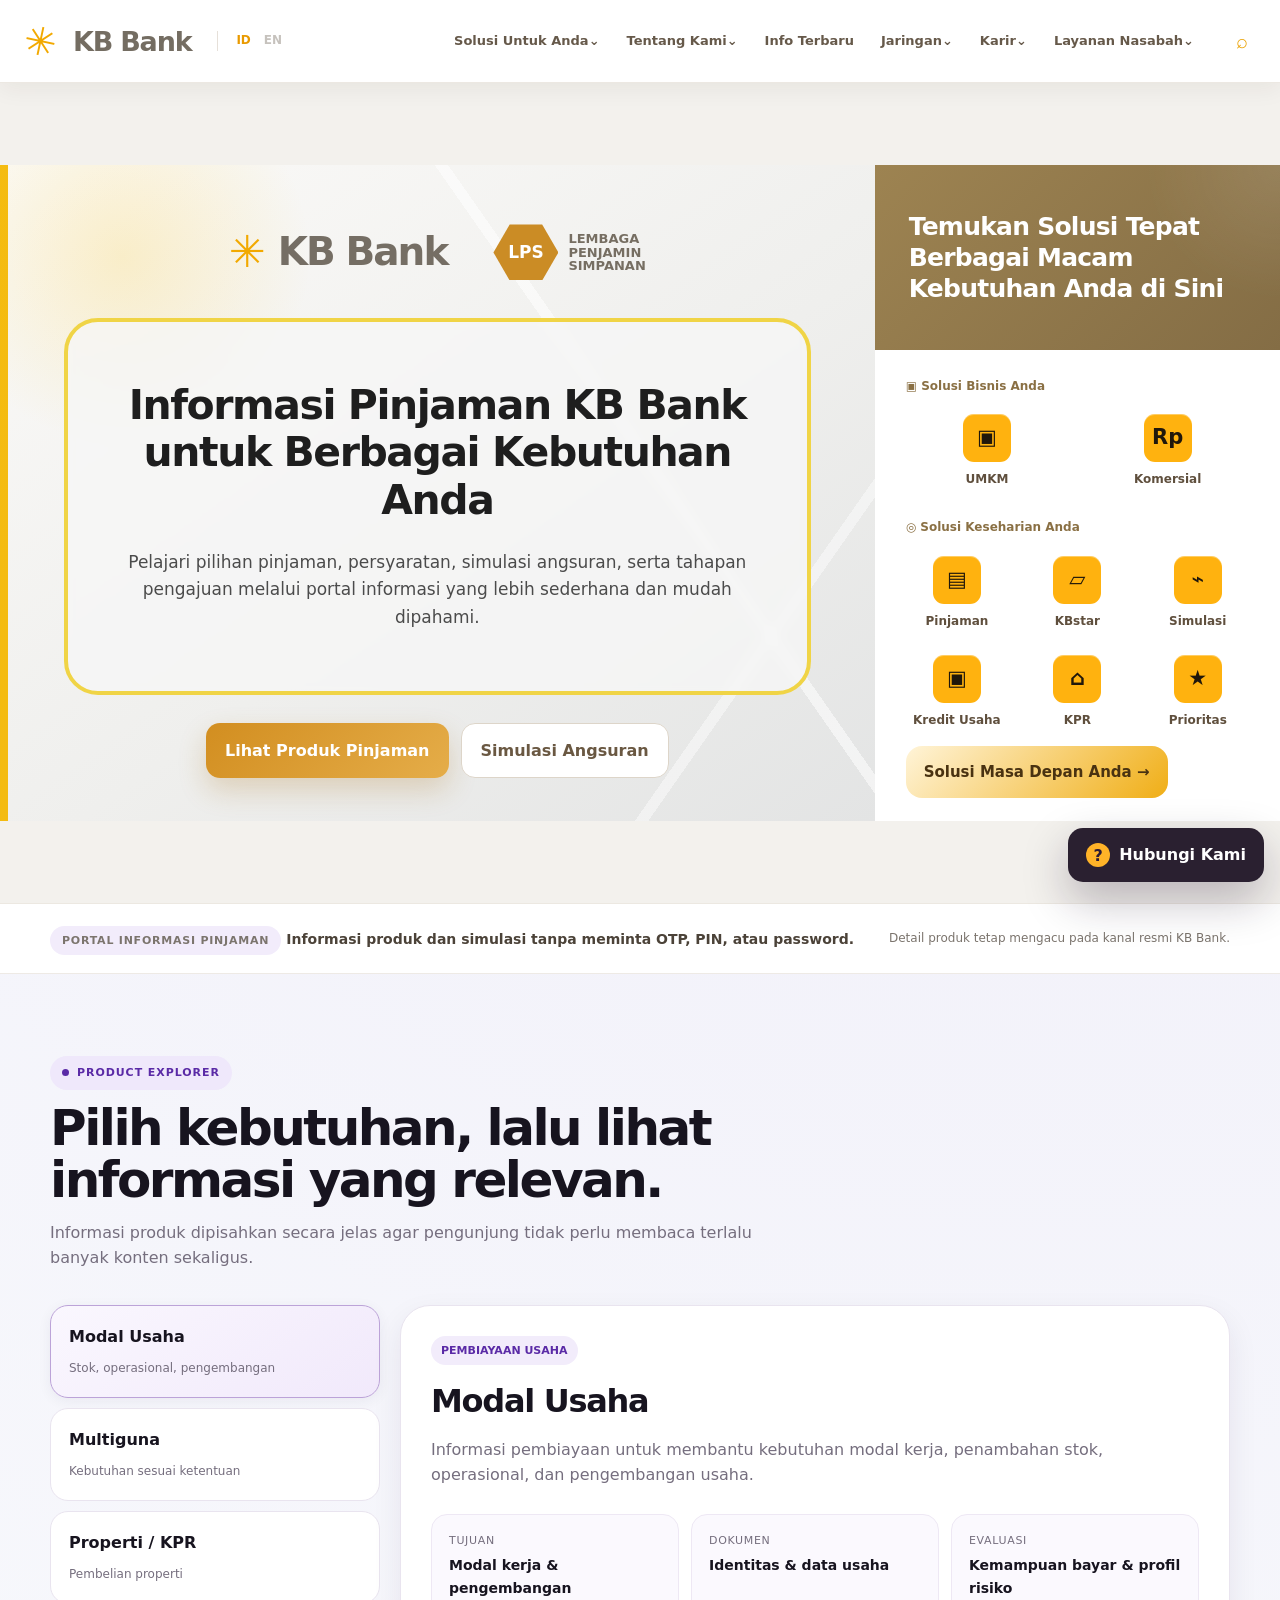
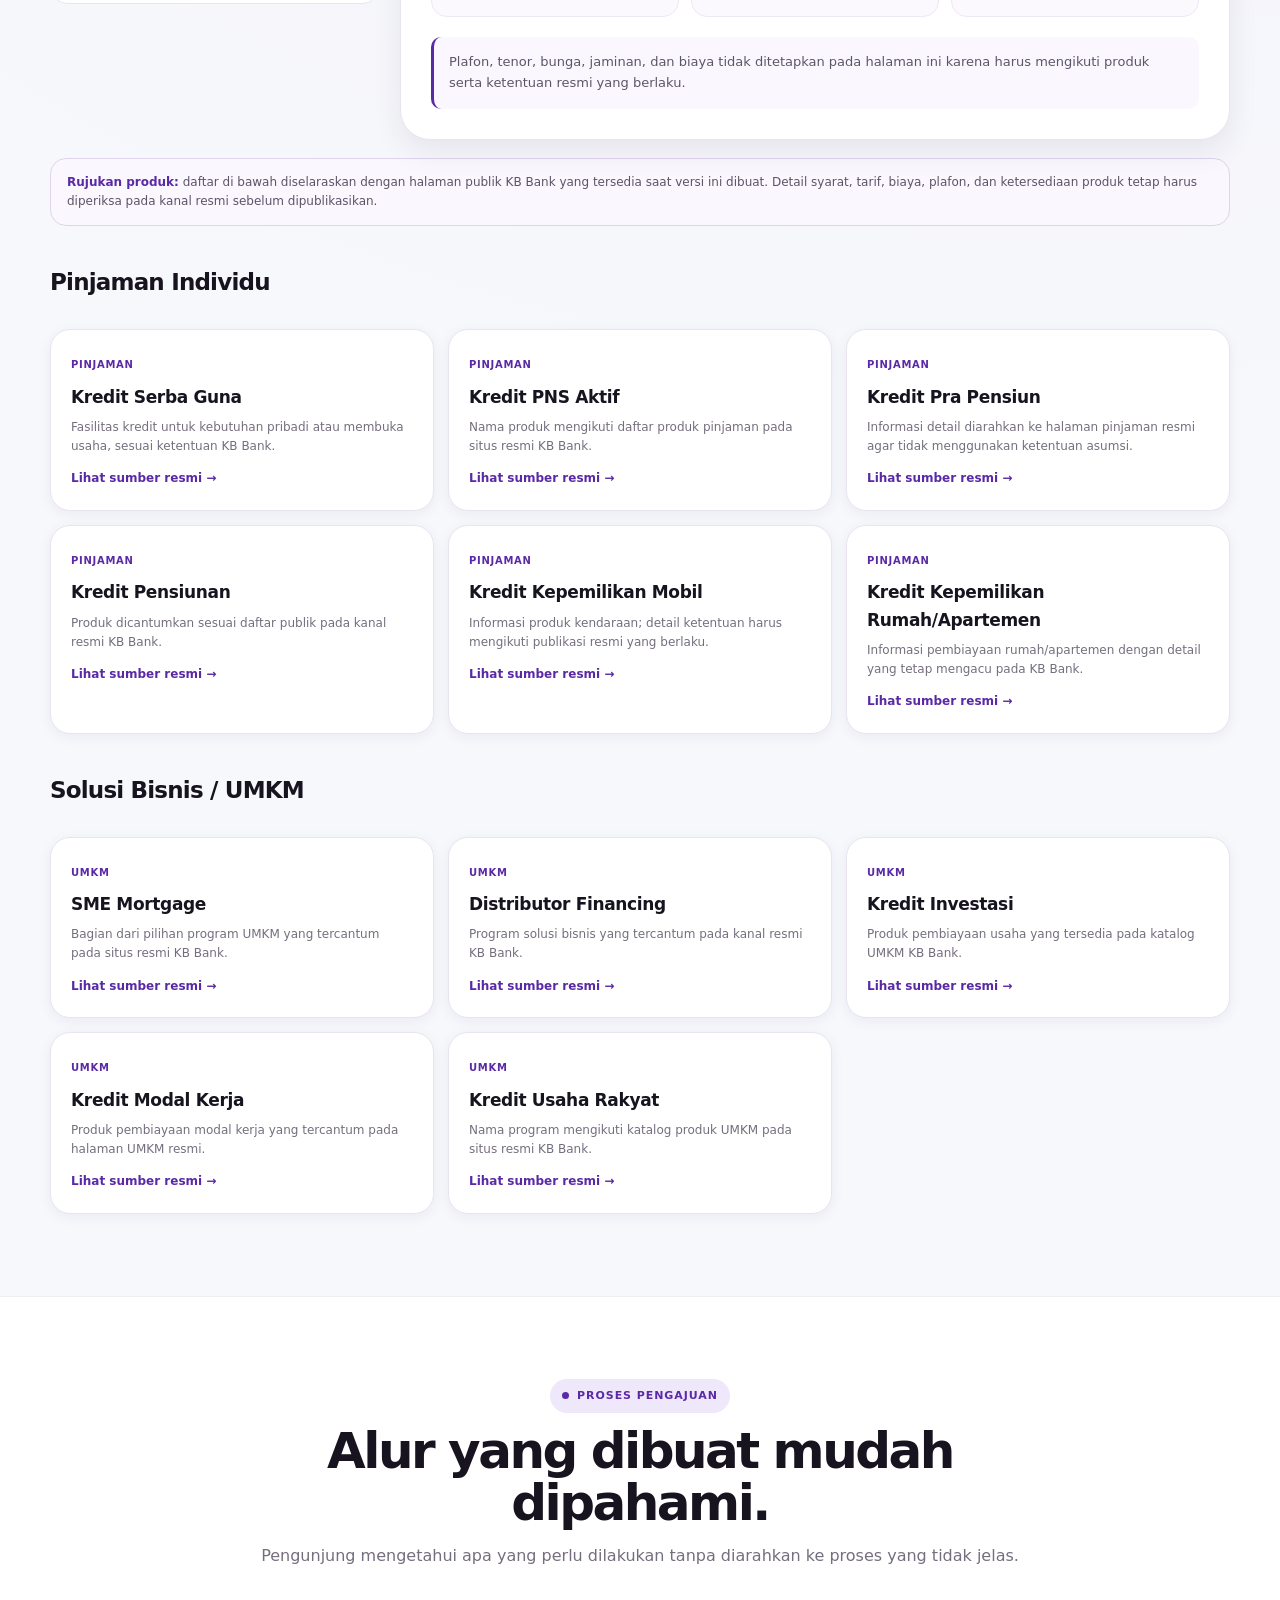
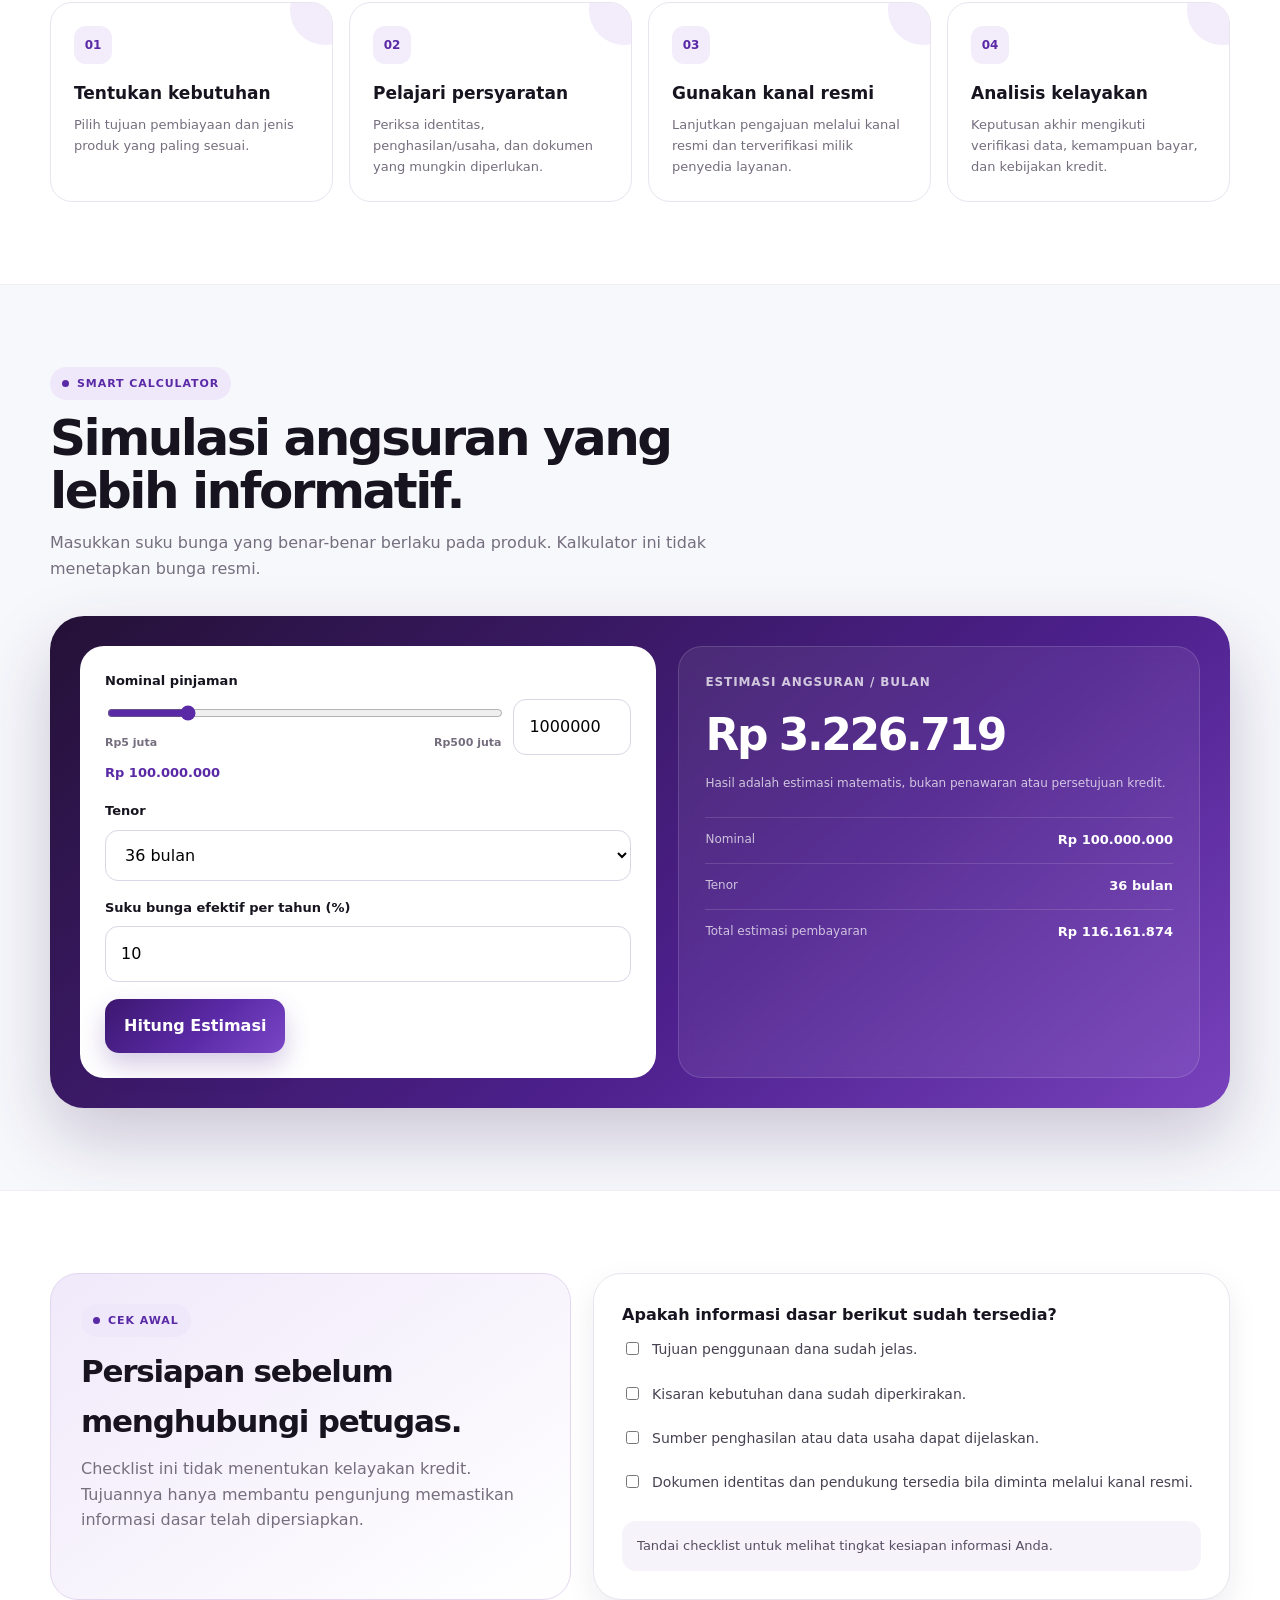
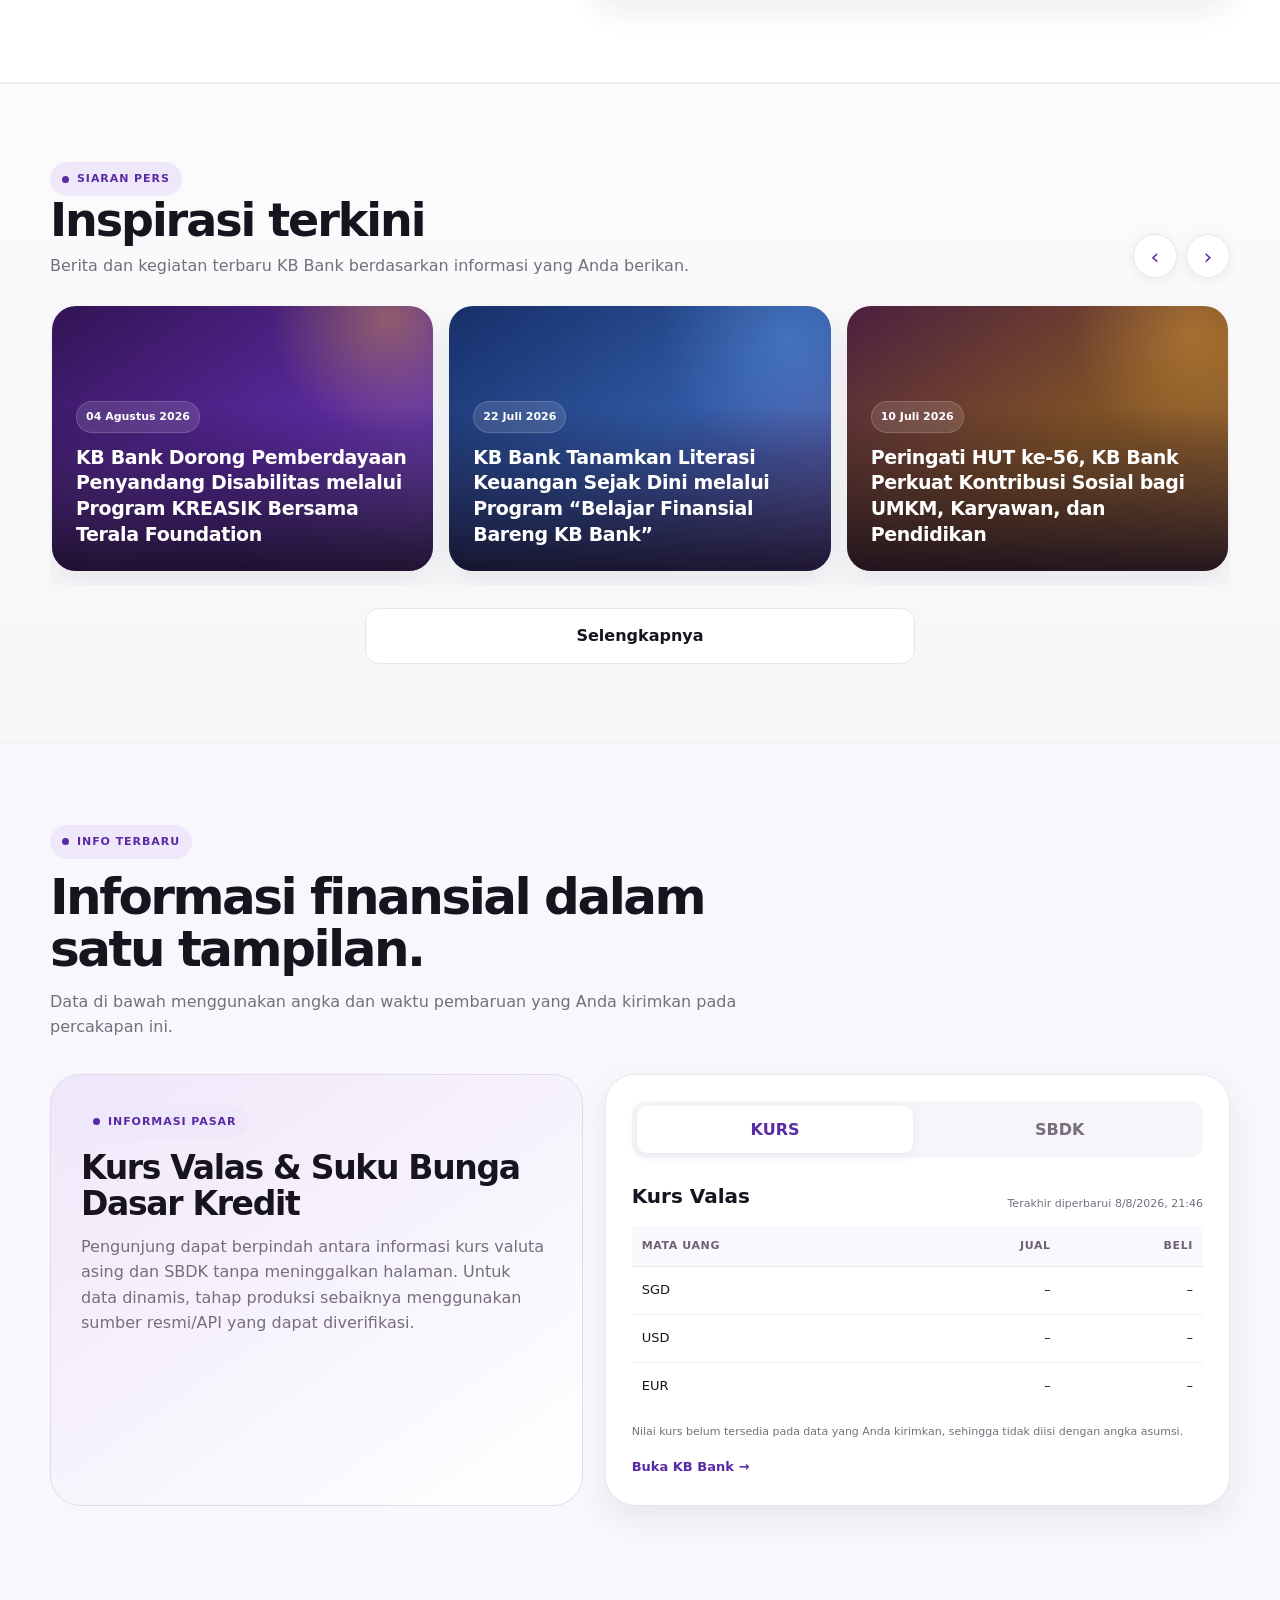
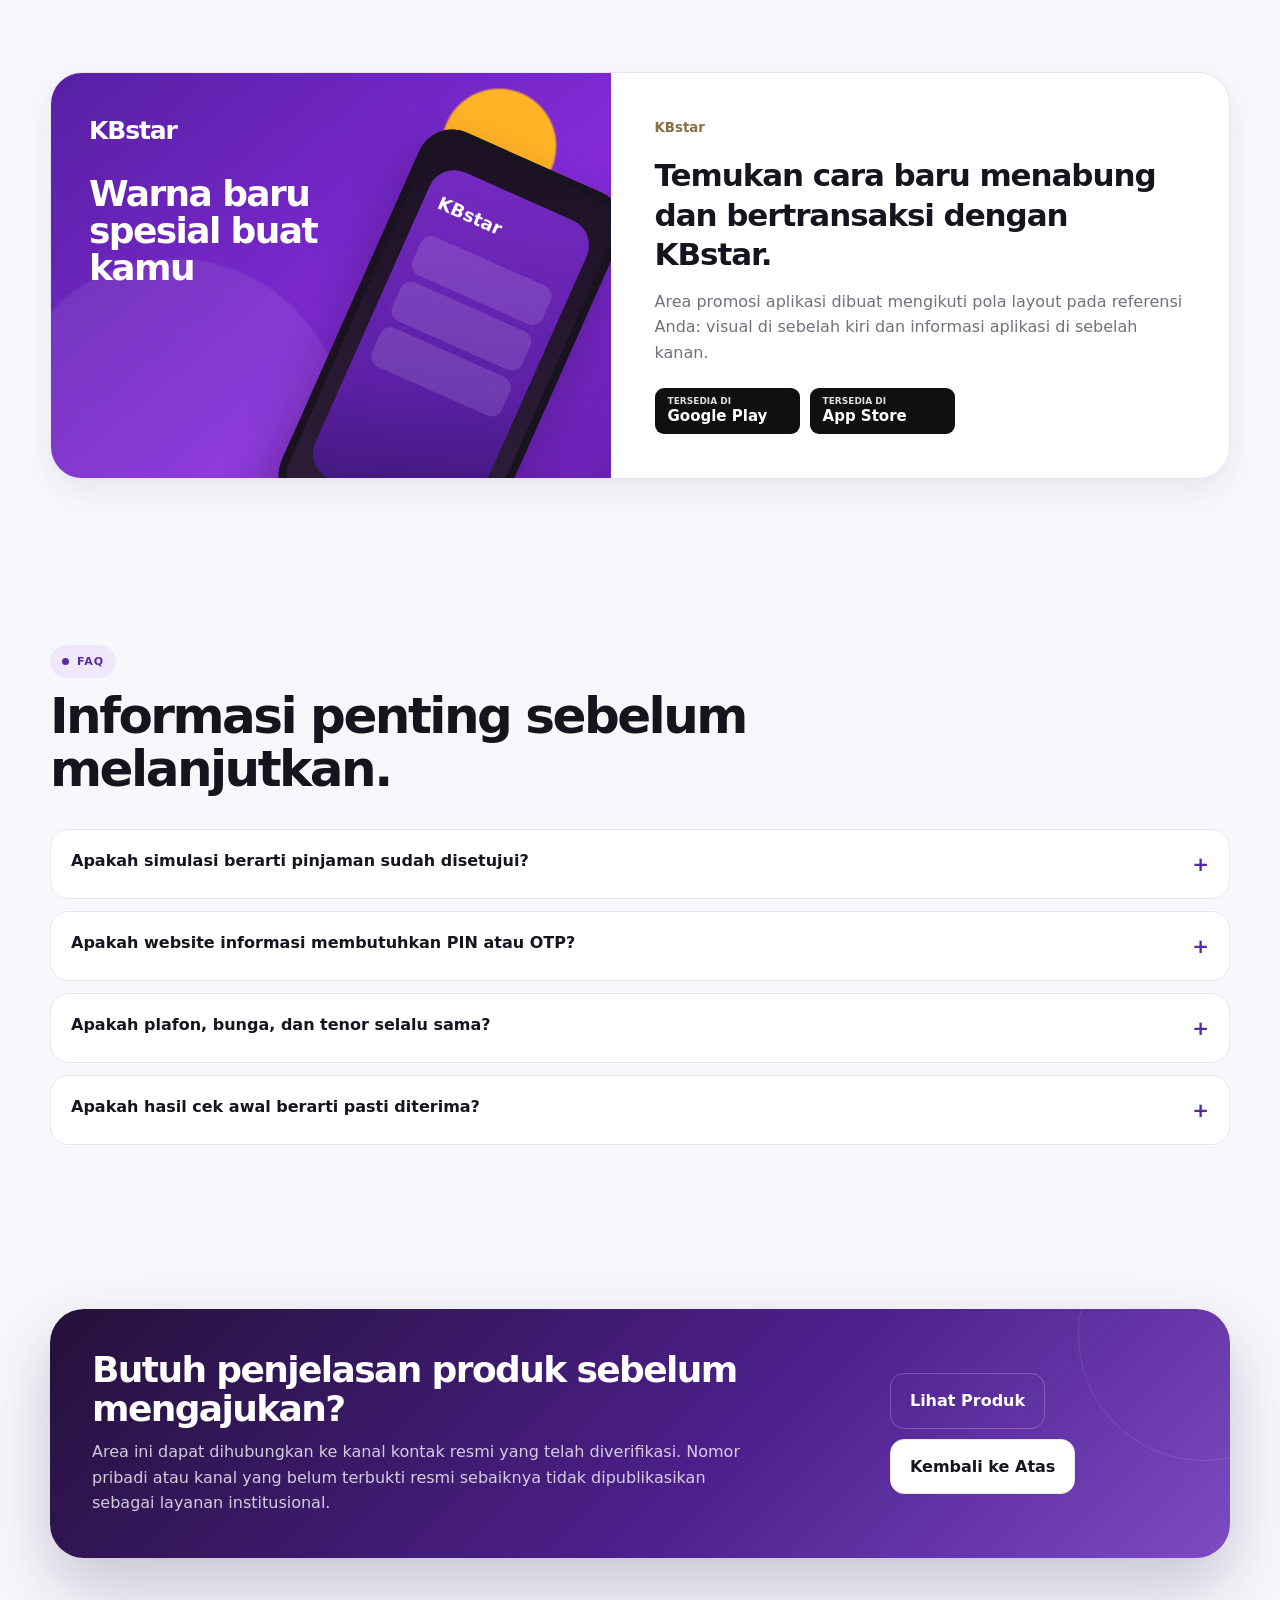
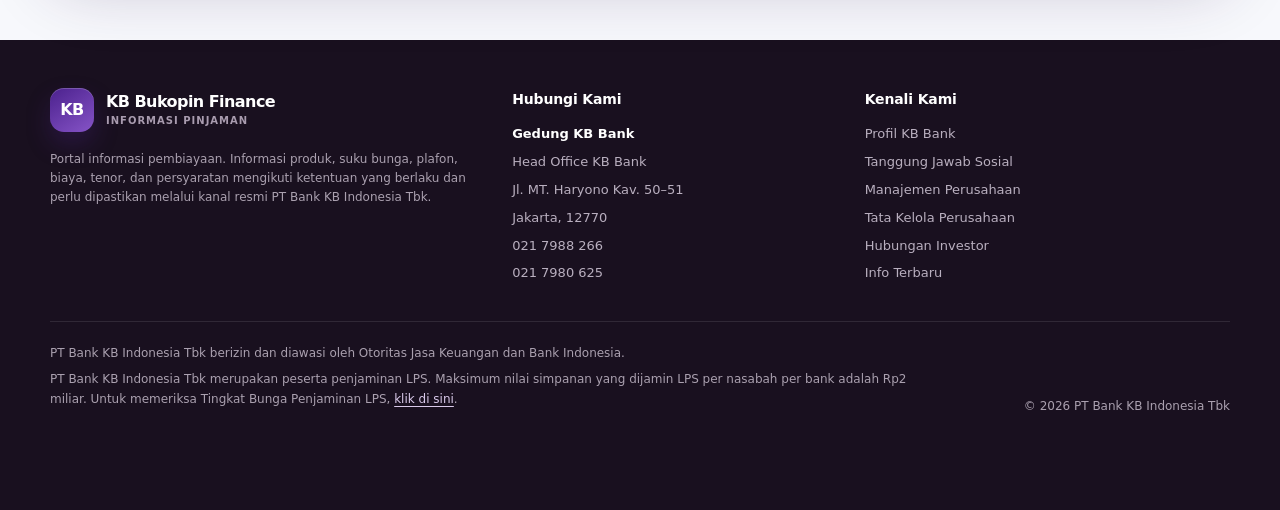
<file: kb-bukopin-finance-premium-v7-corporate.html>
<!doctype html>
<html lang="id">
<head>
  <meta charset="utf-8" />
  <meta name="viewport" content="width=device-width,initial-scale=1,viewport-fit=cover" />
  <meta name="theme-color" content="#4c238f" />
  <meta name="description" content="Portal informasi pinjaman KB Bukopin Finance — informasi produk, persyaratan, simulasi, dan konsultasi." />
  <title>KB Bukopin Finance — Informasi Pinjaman</title>
  <style>
    :root{
      --bg:#f7f8fc;
      --surface:#ffffff;
      --surface-soft:#fbf9fe;
      --surface-purple:#f2ecfb;
      --text:#17141f;
      --text-2:#474151;
      --muted:#756e7e;
      --line:#e9e4ef;
      --primary:#5a2aa6;
      --primary-deep:#3c176f;
      --primary-2:#7a47c7;
      --primary-3:#a57bdc;
      --success:#14795e;
      --warning:#a15f14;
      --shadow-xs:0 3px 14px rgba(41,24,64,.06);
      --shadow-sm:0 12px 30px rgba(41,24,64,.08);
      --shadow:0 24px 60px rgba(41,24,64,.13);
      --radius:28px;
      --radius-sm:18px;
      --max:1180px;
    }

    *{box-sizing:border-box}
    html{scroll-behavior:smooth}
    body{
      margin:0;
      font-family:Inter,ui-sans-serif,system-ui,-apple-system,BlinkMacSystemFont,"Segoe UI",sans-serif;
      background:
        radial-gradient(circle at 82% 0%,rgba(120,73,192,.06),transparent 24%),
        var(--bg);
      color:var(--text);
      line-height:1.6;
      -webkit-font-smoothing:antialiased;
      text-rendering:optimizeLegibility;
    }
    body.menu-open{overflow:hidden}
    a{color:inherit;text-decoration:none}
    button,input,select{font:inherit}
    button{color:inherit}
    img{max-width:100%;display:block}
    :focus-visible{outline:3px solid rgba(90,42,166,.28);outline-offset:3px}
    .container{width:min(var(--max),calc(100% - 32px));margin:auto}
    .sr-only{position:absolute;width:1px;height:1px;padding:0;margin:-1px;overflow:hidden;clip:rect(0,0,0,0);white-space:nowrap;border:0}

    /* Top bar */
    .topbar{
      background:#251036;
      color:#eee6f6;
      font-size:12px;
    }
    .topbar-inner{
      min-height:34px;display:flex;align-items:center;justify-content:space-between;gap:16px
    }
    .topbar span{opacity:.88}
    .topbar strong{color:#fff}

    /* Nav */
    .nav{
      position:sticky;top:0;z-index:60;
      background:rgba(255,255,255,.88);
      backdrop-filter:blur(18px) saturate(140%);
      border-bottom:1px solid rgba(229,222,237,.92);
      box-shadow:0 6px 20px rgba(35,19,53,.025)
    }
    .nav-inner{min-height:76px;display:flex;align-items:center;justify-content:space-between;gap:20px}
    .brand{display:flex;align-items:center;gap:12px;min-width:0}
    .brand-mark{
      width:44px;height:44px;border-radius:14px;display:grid;place-items:center;
      background:linear-gradient(145deg,#4b218d,#8654c7);
      color:white;font-weight:900;letter-spacing:-.04em;
      box-shadow:0 12px 25px rgba(86,41,158,.25),inset 0 1px 0 rgba(255,255,255,.2)
    }
    .brand-copy{font-weight:900;letter-spacing:-.035em;line-height:1.08;white-space:nowrap}
    .brand-copy small{
      display:block;color:var(--muted);font-size:10px;text-transform:uppercase;
      letter-spacing:.1em;margin-top:5px;font-weight:800
    }
    .nav-links{display:flex;align-items:center;gap:26px;font-size:14px;font-weight:750;color:#4c4555}
    .nav-links a{position:relative;padding:10px 0}
    .nav-links a:after{
      content:"";position:absolute;left:0;right:100%;bottom:4px;height:2px;background:var(--primary);
      transition:.2s ease
    }
    .nav-links a:hover:after{right:0}
    .nav-actions{display:flex;align-items:center;gap:10px}
    .menu-btn{
      display:none;width:44px;height:44px;border:1px solid var(--line);background:#fff;border-radius:13px;cursor:pointer
    }

    /* Buttons */
    .btn{
      border:0;border-radius:14px;padding:14px 19px;font-weight:850;cursor:pointer;
      display:inline-flex;align-items:center;justify-content:center;gap:9px;transition:.2s ease;
      min-height:48px
    }
    .btn-sm{min-height:42px;padding:11px 15px;font-size:13px}
    .btn-primary{
      background:linear-gradient(135deg,var(--primary-deep),var(--primary) 55%,var(--primary-2));
      color:white;box-shadow:0 12px 26px rgba(80,35,145,.24)
    }
    .btn-primary:hover{transform:translateY(-2px);box-shadow:0 16px 34px rgba(80,35,145,.3)}
    .btn-secondary{background:#fff;border:1px solid var(--line);color:var(--text)}
    .btn-secondary:hover{border-color:#cdbce0;background:#fcfaff}
    .btn-ghost{background:transparent;border:1px solid rgba(255,255,255,.22);color:#fff}

    /* Hero */
    .hero{
      position:relative;overflow:hidden;padding:84px 0 74px;
      background:
        radial-gradient(circle at 88% 22%,rgba(125,73,199,.19),transparent 27%),
        radial-gradient(circle at 10% 12%,rgba(97,50,167,.08),transparent 26%);
    }
    .hero-grid{display:grid;grid-template-columns:1.13fr .87fr;gap:56px;align-items:center}
    .eyebrow{
      display:inline-flex;align-items:center;gap:8px;padding:8px 12px;border-radius:999px;
      background:#efe8fb;color:var(--primary);font-size:11px;font-weight:900;letter-spacing:.085em;text-transform:uppercase
    }
    .eyebrow:before{content:"";width:7px;height:7px;border-radius:50%;background:var(--primary)}
    .hero h1{
      font-size:clamp(44px,6.2vw,74px);line-height:.99;letter-spacing:-.06em;
      margin:22px 0 18px;max-width:790px
    }
    .hero h1 .accent{
      background:linear-gradient(120deg,var(--primary-deep),var(--primary-2));
      -webkit-background-clip:text;background-clip:text;color:transparent
    }
    .hero p{font-size:18px;color:var(--muted);max-width:680px;margin:0 0 28px}
    .hero-actions{display:flex;flex-wrap:wrap;gap:12px}
    .trust-row{display:flex;flex-wrap:wrap;gap:18px;margin-top:28px;color:#514a5b;font-size:13px;font-weight:750}
    .trust-item{display:flex;align-items:center;gap:8px}
    .trust-icon{
      width:22px;height:22px;border-radius:50%;display:grid;place-items:center;
      color:var(--success);background:#e9f6f1;font-size:12px;font-weight:900
    }

    .visual-card{
      position:relative;min-height:500px;border-radius:34px;padding:28px;color:#fff;
      background:
        linear-gradient(155deg,rgba(255,255,255,.06),rgba(255,255,255,0)),
        linear-gradient(150deg,#231036,#4d208d 50%,#7642bd 78%,#9b6bd0);
      box-shadow:0 35px 80px rgba(45,22,72,.28);overflow:hidden
    }
    .visual-card:before{
      content:"";position:absolute;width:320px;height:320px;border-radius:50%;
      right:-110px;top:-90px;background:rgba(255,255,255,.08)
    }
    .visual-card:after{
      content:"";position:absolute;width:230px;height:230px;border-radius:50%;
      left:-100px;bottom:-120px;border:1px solid rgba(255,255,255,.14)
    }
    .visual-head{display:flex;justify-content:space-between;gap:16px;position:relative;z-index:1}
    .visual-head small{opacity:.72;text-transform:uppercase;letter-spacing:.1em;font-weight:800}
    .secure-pill{
      border:1px solid rgba(255,255,255,.18);background:rgba(255,255,255,.09);
      padding:7px 10px;border-radius:999px;font-size:11px;font-weight:800
    }
    .visual-title{font-size:30px;letter-spacing:-.045em;line-height:1.06;margin:38px 0 28px;position:relative;z-index:1}
    .glass-stack{display:grid;gap:12px;position:relative;z-index:1}
    .glass{
      padding:16px 17px;border-radius:18px;background:rgba(255,255,255,.09);
      border:1px solid rgba(255,255,255,.14);backdrop-filter:blur(10px);
      display:flex;justify-content:space-between;gap:18px;align-items:center
    }
    .glass span{font-size:12px;opacity:.72}.glass strong{font-size:13px;text-align:right}
    .visual-bottom{
      position:absolute;left:28px;right:28px;bottom:28px;z-index:2;
      padding:18px;border-radius:20px;background:#fff;color:var(--text);
      box-shadow:0 15px 38px rgba(31,15,48,.18)
    }
    .visual-bottom b{display:block;font-size:13px}.visual-bottom span{font-size:12px;color:var(--muted)}

    /* KPI strip */
    .kpi-strip{margin-top:-24px;position:relative;z-index:3}
    .kpi-grid{
      display:grid;grid-template-columns:repeat(4,1fr);
      background:#fff;border:1px solid var(--line);border-radius:22px;padding:10px;
      box-shadow:var(--shadow-sm)
    }
    .kpi{padding:18px 20px;border-right:1px solid var(--line)}
    .kpi:last-child{border-right:0}
    .kpi small{display:block;color:var(--muted);font-size:11px;text-transform:uppercase;letter-spacing:.075em;font-weight:800}
    .kpi strong{display:block;font-size:17px;margin-top:4px}

    /* Sections */
    section{padding:82px 0}
    .section-alt{background:#fff;border-top:1px solid #f0edf3;border-bottom:1px solid #f0edf3}
    .section-head{max-width:760px;margin-bottom:34px}
    .section-head.center{text-align:center;margin-left:auto;margin-right:auto}
    .section-head h2{font-size:clamp(32px,4.3vw,50px);line-height:1.05;letter-spacing:-.05em;margin:12px 0 13px}
    .section-head p{margin:0;color:var(--muted);font-size:16px}

    /* Product explorer */
    .product-shell{display:grid;grid-template-columns:330px 1fr;gap:20px}
    .product-tabs{display:grid;gap:10px;align-content:start}
    .product-tab{
      border:1px solid var(--line);background:#fff;border-radius:18px;padding:18px;text-align:left;
      cursor:pointer;transition:.2s ease
    }
    .product-tab:hover{border-color:#cab8dd}
    .product-tab.active{
      border-color:#bca3d8;background:linear-gradient(145deg,#faf7fe,#f1e9fb);
      box-shadow:var(--shadow-xs)
    }
    .product-tab strong{display:block;margin-bottom:4px}.product-tab span{font-size:12px;color:var(--muted)}
    .product-detail{
      background:#fff;border:1px solid var(--line);border-radius:30px;padding:30px;
      box-shadow:var(--shadow-sm);min-height:360px
    }
    .product-detail-top{display:flex;justify-content:space-between;gap:24px;align-items:flex-start}
    .product-badge{font-size:11px;font-weight:900;color:var(--primary);background:var(--surface-purple);padding:8px 10px;border-radius:999px}
    .product-detail h3{font-size:32px;letter-spacing:-.04em;margin:14px 0 10px}
    .product-detail p{color:var(--muted);margin:0;max-width:700px}
    .feature-grid{display:grid;grid-template-columns:repeat(3,1fr);gap:12px;margin-top:26px}
    .feature{
      padding:17px;border-radius:16px;background:var(--surface-soft);border:1px solid #eee8f4
    }
    .feature small{display:block;color:var(--muted);font-size:11px;text-transform:uppercase;letter-spacing:.06em}
    .feature strong{display:block;margin-top:5px;font-size:14px}
    .product-note{margin-top:20px;padding:15px;border-left:3px solid var(--primary);background:#faf7fe;border-radius:10px;color:#5d5568;font-size:13px}

    /* Process */
    .process{display:grid;grid-template-columns:repeat(4,1fr);gap:16px}
    .step{
      background:#fff;border:1px solid var(--line);border-radius:22px;padding:23px;position:relative;overflow:hidden
    }
    .step:after{
      content:"";position:absolute;width:70px;height:70px;border-radius:50%;
      right:-28px;top:-28px;background:var(--surface-purple)
    }
    .step-num{
      width:38px;height:38px;border-radius:12px;background:var(--surface-purple);color:var(--primary);
      display:grid;place-items:center;font-weight:900;font-size:12px;margin-bottom:16px
    }
    .step h4{margin:0 0 8px;font-size:17px}.step p{margin:0;color:var(--muted);font-size:13px}

    /* Calculator */
    .calculator-shell{
      background:linear-gradient(140deg,#241136,#4d208d 62%,#7842bd);
      color:#fff;border-radius:34px;padding:30px;box-shadow:0 30px 70px rgba(45,22,72,.22)
    }
    .calc-grid{display:grid;grid-template-columns:1.05fr .95fr;gap:22px}
    .calc-form{
      background:#fff;color:var(--text);border-radius:24px;padding:25px
    }
    .calc-result{
      padding:26px;border:1px solid rgba(255,255,255,.14);border-radius:24px;
      background:rgba(255,255,255,.07);backdrop-filter:blur(8px)
    }
    .field{margin-bottom:17px}
    .field label{display:block;font-size:13px;font-weight:850;margin-bottom:8px}
    .field input,.field select{
      width:100%;padding:14px 15px;border:1px solid #dcd5e5;border-radius:13px;background:#fff;outline:none
    }
    .field input:focus,.field select:focus{border-color:#9f7ad0;box-shadow:0 0 0 4px rgba(91,42,168,.08)}
    .range-row{display:grid;grid-template-columns:1fr 118px;gap:12px;align-items:center}
    input[type="range"]{accent-color:var(--primary);padding:0;border:0}
    .result-label{font-size:12px;opacity:.74;text-transform:uppercase;letter-spacing:.075em;font-weight:850}
    .result-number{font-size:44px;letter-spacing:-.055em;font-weight:900;margin:8px 0 4px}
    .result-note{font-size:12px;opacity:.72}
    .result-list{margin-top:24px;display:grid;gap:12px}
    .result-line{display:flex;justify-content:space-between;gap:16px;padding-top:12px;border-top:1px solid rgba(255,255,255,.13)}
    .result-line span{font-size:12px;opacity:.7}.result-line strong{font-size:13px;text-align:right}

    /* Eligibility */
    .eligibility{display:grid;grid-template-columns:.9fr 1.1fr;gap:22px;align-items:stretch}
    .eligibility-copy{
      padding:30px;border-radius:28px;background:linear-gradient(145deg,#f0e9fa,#fff);border:1px solid #e3d7f0
    }
    .eligibility-copy h3{font-size:31px;letter-spacing:-.04em;margin:10px 0}
    .eligibility-copy p{color:var(--muted);margin:0}
    .eligibility-box{background:#fff;border:1px solid var(--line);border-radius:28px;padding:28px;box-shadow:var(--shadow-sm)}
    .check-row{display:flex;gap:10px;align-items:flex-start;padding:11px 0}
    .check-row input{margin-top:4px;accent-color:var(--primary)}
    .check-row label{font-size:14px;color:var(--text-2)}
    .eligibility-result{margin-top:16px;padding:15px;border-radius:14px;background:#f7f3fb;color:#574e61;font-size:13px}

    /* FAQ */
    .faq{display:grid;gap:12px}
    details{background:#fff;border:1px solid var(--line);border-radius:18px;padding:18px 20px}
    summary{cursor:pointer;font-weight:850;list-style:none;display:flex;justify-content:space-between;gap:18px}
    summary::-webkit-details-marker{display:none}
    summary:after{content:"+";font-size:20px;color:var(--primary)}
    details[open] summary:after{content:"–"}
    details p{color:var(--muted);font-size:14px;margin:12px 0 0;max-width:880px}

    /* CTA */
    .cta-box{
      background:linear-gradient(135deg,#241139,#4d208d 58%,#7e4bc2);
      color:#fff;border-radius:34px;padding:42px;display:flex;align-items:center;justify-content:space-between;gap:26px;
      box-shadow:0 28px 66px rgba(45,22,72,.24);overflow:hidden;position:relative
    }
    .cta-box:after{
      content:"";position:absolute;width:250px;height:250px;border:1px solid rgba(255,255,255,.1);
      border-radius:50%;right:-100px;top:-100px
    }
    .cta-box h2{font-size:36px;line-height:1.08;letter-spacing:-.045em;margin:0 0 10px;position:relative;z-index:1}
    .cta-box p{opacity:.78;margin:0;max-width:680px;position:relative;z-index:1}
    .cta-actions{display:flex;gap:10px;position:relative;z-index:1;flex-wrap:wrap}

    /* Footer */
    footer{background:#19101f;color:#cfc4d7;padding:48px 0 94px}
    .footer-grid{display:grid;grid-template-columns:1.15fr .85fr 1fr;gap:42px}
    .footer-brand .brand-copy{color:#fff}
    .footer-brand .brand-copy small{color:#a99caf}
    .legal{font-size:12px;color:#aaa0af;max-width:760px}
    .footer-column h4{margin:0 0 14px;color:#fff;font-size:14px;letter-spacing:-.01em}
    .footer-column p{margin:0 0 7px;color:#b9afbf;font-size:13px}
    .footer-column a{display:block;color:#b9afbf;margin:7px 0;font-size:13px;transition:.2s ease}
    .footer-column a:hover{color:#fff;transform:translateX(2px)}
    .footer-contact-strong{color:#fff!important;font-weight:850}
    .footer-divider{height:1px;background:rgba(255,255,255,.1);margin:30px 0 22px}
    .regulatory{
      display:grid;grid-template-columns:1fr auto;gap:28px;align-items:end;
      font-size:12px;color:#aaa0af
    }
    .regulatory p{margin:0 0 7px}
    .regulatory a{color:#d9c9ea;text-decoration:underline;text-underline-offset:3px}
    .footer-note{max-width:860px}

    /* Mobile bottom bar */
    .mobile-bar{
      display:none;position:fixed;left:10px;right:10px;bottom:max(10px,env(safe-area-inset-bottom));
      z-index:70;background:rgba(27,16,35,.92);backdrop-filter:blur(14px);padding:8px;
      border-radius:18px;box-shadow:0 18px 45px rgba(25,12,39,.26)
    }
    .mobile-bar a{flex:1;text-align:center;color:#fff;font-size:11px;font-weight:800;padding:10px;border-radius:11px}
    .mobile-bar a.primary{background:linear-gradient(135deg,#7040b7,#8c58c9)}

    /* Reveal */
    .reveal{opacity:0;transform:translateY(14px);transition:.55s ease}
    .reveal.visible{opacity:1;transform:none}
    @media(prefers-reduced-motion:reduce){
      *{scroll-behavior:auto!important;animation:none!important;transition:none!important}
      .reveal{opacity:1;transform:none}
    }

    /* Mobile menu */
    .mobile-panel{
      position:fixed;inset:0;z-index:80;background:rgba(20,11,28,.42);display:none
    }
    .mobile-panel.open{display:block}
    .mobile-sheet{
      position:absolute;right:0;top:0;bottom:0;width:min(340px,86vw);background:#fff;padding:22px;
      box-shadow:-20px 0 50px rgba(20,11,28,.16)
    }
    .mobile-sheet-head{display:flex;justify-content:space-between;align-items:center;margin-bottom:24px}
    .mobile-sheet nav{display:grid}
    .mobile-sheet nav a{padding:14px 0;border-bottom:1px solid var(--line);font-weight:800}
    .close-btn{width:42px;height:42px;border-radius:13px;border:1px solid var(--line);background:#fff;cursor:pointer}

    @media(max-width:960px){
      .nav-links{display:none}.menu-btn{display:inline-grid;place-items:center}
      .hero-grid,.calc-grid,.eligibility{grid-template-columns:1fr}
      .hero{padding-top:62px}.visual-card{min-height:460px}
      .product-shell{grid-template-columns:1fr}.product-tabs{grid-template-columns:repeat(3,1fr)}
      .process{grid-template-columns:1fr 1fr}
      .kpi-grid{grid-template-columns:1fr 1fr}.kpi:nth-child(2){border-right:0}.kpi:nth-child(-n+2){border-bottom:1px solid var(--line)}
      .feature-grid{grid-template-columns:1fr 1fr}
    }
    @media(max-width:900px){
      .footer-grid{grid-template-columns:1fr 1fr}
      .footer-brand{grid-column:1/-1}
      .regulatory{grid-template-columns:1fr}
    }
    @media(max-width:640px){
      .container{width:min(var(--max),calc(100% - 22px))}
      .topbar{display:none}
      .nav-inner{min-height:68px}.brand-mark{width:40px;height:40px}.brand-copy{font-size:14px}
      .nav-actions .btn{display:none}
      .hero{padding:46px 0 48px}.hero h1{font-size:43px}.hero p{font-size:16px}
      .hero-actions .btn{width:100%}
      .visual-card{min-height:430px;padding:22px}.visual-bottom{left:22px;right:22px;bottom:22px}
      .kpi-strip{margin-top:-14px}.kpi-grid{grid-template-columns:1fr}.kpi{border-right:0!important;border-bottom:1px solid var(--line)!important}.kpi:last-child{border-bottom:0!important}
      section{padding:58px 0}
      .product-tabs{grid-template-columns:1fr}.product-detail{padding:22px}.product-detail h3{font-size:28px}
      .feature-grid,.process{grid-template-columns:1fr}
      .calculator-shell{padding:16px;border-radius:26px}.calc-form,.calc-result{padding:20px}
      .range-row{grid-template-columns:1fr}.result-number{font-size:36px}
      .cta-box{padding:28px;display:block}.cta-actions{margin-top:22px}.cta-actions .btn{width:100%}
      .footer-grid{grid-template-columns:1fr}.footer-brand{grid-column:auto}
      .mobile-bar{display:flex}
      footer{padding-bottom:116px}
    }
  
    /* ===== Latest information / press release ===== */
    .latest-section{
      padding:78px 0;
      background:linear-gradient(180deg,#fbfbfc 0%,#f7f7f9 100%);
      border-top:1px solid #f0edf3;
      border-bottom:1px solid #f0edf3;
    }
    .latest-head{
      display:flex;align-items:flex-end;justify-content:space-between;gap:20px;margin-bottom:24px
    }
    .latest-head h2{
      margin:0;font-size:clamp(31px,4vw,46px);line-height:1.06;letter-spacing:-.045em
    }
    .latest-head p{margin:8px 0 0;color:var(--muted);max-width:720px}
    .carousel-controls{display:flex;gap:9px}
    .carousel-btn{
      width:44px;height:44px;border-radius:50%;border:1px solid var(--line);background:#fff;
      display:grid;place-items:center;cursor:pointer;color:var(--primary);font-size:22px;
      box-shadow:var(--shadow-xs);transition:.2s ease
    }
    .carousel-btn:hover{transform:translateY(-2px);box-shadow:var(--shadow-sm)}
    .press-track{
      display:grid;grid-auto-flow:column;grid-auto-columns:minmax(320px,1fr);gap:16px;
      overflow-x:auto;scroll-snap-type:x mandatory;padding:4px 2px 14px;
      scrollbar-width:none
    }
    .press-track::-webkit-scrollbar{display:none}
    .press-card{
      scroll-snap-align:start;min-height:265px;border-radius:24px;overflow:hidden;position:relative;
      color:#fff;padding:24px;display:flex;align-items:flex-end;
      background:
        radial-gradient(circle at 88% 5%,rgba(255,194,43,.35),transparent 28%),
        radial-gradient(circle at 12% 100%,rgba(156,92,211,.35),transparent 34%),
        linear-gradient(145deg,#321454,#5a299e 56%,#7950b7);
      box-shadow:var(--shadow-sm)
    }
    .press-card:nth-child(2){
      background:
        radial-gradient(circle at 88% 12%,rgba(118,185,255,.28),transparent 30%),
        linear-gradient(145deg,#162f69,#3158a4 52%,#6e64b4)
    }
    .press-card:nth-child(3){
      background:
        radial-gradient(circle at 90% 10%,rgba(255,184,72,.30),transparent 28%),
        linear-gradient(145deg,#4c2040,#815326 55%,#9a6a35)
    }
    .press-card:after{
      content:"";position:absolute;inset:38% 0 0;
      background:linear-gradient(180deg,transparent,rgba(18,10,28,.86))
    }
    .press-content{position:relative;z-index:1}
    .press-date{
      display:inline-flex;padding:6px 9px;border-radius:999px;background:rgba(255,255,255,.12);
      border:1px solid rgba(255,255,255,.16);font-size:11px;font-weight:800;margin-bottom:12px
    }
    .press-card h3{margin:0;font-size:19px;line-height:1.35;letter-spacing:-.02em}
    .press-more{
      margin-top:23px;display:flex;justify-content:center
    }
    .press-more .btn{min-width:min(550px,100%)}

    /* ===== Information centre ===== */
    .market-grid{
      display:grid;grid-template-columns:.92fr 1.08fr;gap:22px;align-items:stretch
    }
    .market-intro{
      padding:30px;border-radius:30px;
      background:linear-gradient(145deg,#efe7fa,#fff);
      border:1px solid #e4d9ef
    }
    .market-intro h3{font-size:33px;letter-spacing:-.04em;line-height:1.08;margin:12px 0}
    .market-intro p{margin:0;color:var(--muted)}
    .market-panel{
      background:#fff;border:1px solid var(--line);border-radius:30px;padding:26px;box-shadow:var(--shadow-sm)
    }
    .market-tabs{display:flex;gap:8px;margin-bottom:22px;padding:5px;background:#f7f4fa;border-radius:14px}
    .market-tab{
      flex:1;border:0;background:transparent;border-radius:10px;padding:11px 12px;
      cursor:pointer;font-weight:850;color:var(--muted)
    }
    .market-tab.active{background:#fff;color:var(--primary);box-shadow:var(--shadow-xs)}
    .market-view{display:none}
    .market-view.active{display:block}
    .market-title-row{display:flex;justify-content:space-between;gap:18px;align-items:end;margin-bottom:14px}
    .market-title-row h4{margin:0;font-size:20px}
    .market-title-row span{font-size:11px;color:var(--muted)}
    .data-table{width:100%;border-collapse:collapse;font-size:13px}
    .data-table th{
      padding:11px 10px;text-align:left;background:#faf8fc;color:#6b6374;
      border-bottom:1px solid var(--line);font-size:11px;text-transform:uppercase;letter-spacing:.055em
    }
    .data-table td{padding:13px 10px;border-bottom:1px solid #f0edf3}
    .data-table tr:last-child td{border-bottom:0}
    .data-table td:not(:first-child),.data-table th:not(:first-child){text-align:right}
    .market-note{margin-top:14px;color:var(--muted);font-size:11px}
    .market-link{display:inline-flex;margin-top:16px;color:var(--primary);font-weight:850;font-size:13px}

    /* ===== KBstar feature ===== */
    .kbstar-section{padding:84px 0}
    .kbstar-shell{
      display:grid;grid-template-columns:.95fr 1.05fr;overflow:hidden;
      border:1px solid var(--line);border-radius:32px;background:#fff;
      box-shadow:var(--shadow-sm)
    }
    .kbstar-visual{
      min-height:355px;padding:38px;color:#fff;position:relative;overflow:hidden;
      background:
        radial-gradient(circle at 80% 18%,#ffb325 0 10%,transparent 10.5%),
        radial-gradient(circle at 22% 88%,rgba(255,255,255,.08) 0 30%,transparent 30.5%),
        linear-gradient(140deg,#5620a3,#842ad8 62%,#6821b1)
    }
    .kbstar-visual:after{
      content:"";position:absolute;width:220px;height:410px;border-radius:36px;
      right:50px;top:72px;transform:rotate(24deg);
      background:linear-gradient(160deg,#1b1023,#31203c);
      box-shadow:0 26px 50px rgba(24,8,39,.32),inset 0 0 0 8px #19131f
    }
    .phone-screen{
      position:absolute;z-index:2;width:172px;height:335px;border-radius:27px;
      right:74px;top:109px;transform:rotate(24deg);
      background:linear-gradient(160deg,#762ac2,#5d20a6 60%,#38156e);
      padding:24px 15px;color:#fff;font-size:12px
    }
    .phone-screen b{display:block;margin-bottom:18px;font-size:18px}
    .phone-row{height:42px;border-radius:11px;background:rgba(255,255,255,.12);margin:8px 0}
    .kbstar-logo{font-size:25px;font-weight:900;letter-spacing:-.045em;position:relative;z-index:3}
    .kbstar-visual h3{
      margin:24px 0 0;font-size:36px;line-height:1.04;letter-spacing:-.045em;max-width:260px;
      position:relative;z-index:3
    }
    .kbstar-copy{padding:44px;display:flex;flex-direction:column;justify-content:center}
    .kbstar-copy small{font-weight:850;color:#876f45}
    .kbstar-copy h3{
      margin:18px 0 14px;font-size:31px;line-height:1.28;letter-spacing:-.035em
    }
    .kbstar-copy p{color:var(--muted);margin:0 0 22px}
    .store-row{display:flex;gap:10px;flex-wrap:wrap}
    .store-badge{
      background:#101010;color:#fff;border-radius:9px;padding:9px 13px;display:inline-flex;
      flex-direction:column;line-height:1.05;min-width:145px
    }
    .store-badge small{color:#ddd;font-size:9px;font-weight:600}
    .store-badge strong{font-size:15px;margin-top:3px}

    /* ===== Floating contact ===== */
    .floating-contact{
      position:fixed;right:16px;bottom:18px;z-index:68;border:0;border-radius:15px;
      padding:14px 18px;background:#2a2030;color:#fff;font-weight:850;cursor:pointer;
      box-shadow:0 18px 45px rgba(28,14,38,.28);display:flex;gap:9px;align-items:center
    }
    .floating-contact:before{
      content:"?";width:24px;height:24px;border-radius:50%;display:grid;place-items:center;
      background:#ffb328;color:#2b1a35;font-weight:900
    }

    @media(max-width:960px){
      .market-grid,.kbstar-shell{grid-template-columns:1fr}
      .kbstar-visual{min-height:330px}
      .press-track{grid-auto-columns:minmax(300px,72vw)}
    }
    @media(max-width:640px){
      .latest-section{padding:58px 0}
      .latest-head{align-items:flex-start}
      .carousel-controls{display:none}
      .press-track{grid-auto-columns:86vw}
      .market-panel,.market-intro{padding:21px}
      .market-title-row{display:block}.market-title-row span{display:block;margin-top:5px}
      .kbstar-section{padding:58px 0}
      .kbstar-visual{padding:26px;min-height:300px}
      .kbstar-visual h3{font-size:30px;max-width:180px}
      .kbstar-visual:after{right:14px;top:68px;width:165px;height:315px}
      .phone-screen{right:31px;top:94px;width:128px;height:258px}
      .kbstar-copy{padding:26px}
      .kbstar-copy h3{font-size:25px}
      .floating-contact{display:none}
    }

  
    .source-banner{
      margin-top:18px;padding:14px 16px;border:1px solid #dfd4ec;border-radius:16px;
      background:#faf7fe;color:#5d5367;font-size:12px;display:flex;gap:10px;align-items:flex-start
    }
    .source-banner strong{color:var(--primary)}
    .official-products{
      margin-top:28px;display:grid;grid-template-columns:repeat(3,1fr);gap:14px
    }
    .official-product{
      background:#fff;border:1px solid var(--line);border-radius:20px;padding:20px;
      box-shadow:var(--shadow-xs);transition:.2s ease
    }
    .official-product:hover{transform:translateY(-2px);box-shadow:var(--shadow-sm)}
    .official-product small{
      color:var(--primary);font-size:10px;font-weight:900;text-transform:uppercase;letter-spacing:.07em
    }
    .official-product h4{margin:8px 0 7px;font-size:17px;letter-spacing:-.02em}
    .official-product p{margin:0;color:var(--muted);font-size:12px}
    .official-product a{display:inline-flex;margin-top:13px;color:var(--primary);font-weight:850;font-size:12px}
    .subsection-title{
      margin:38px 0 14px;font-size:23px;letter-spacing:-.035em
    }
    @media(max-width:960px){.official-products{grid-template-columns:1fr 1fr}}
    @media(max-width:640px){.official-products{grid-template-columns:1fr}}

  
    .range-limits{
      display:flex;justify-content:space-between;gap:12px;
      margin-top:6px;color:var(--muted);font-size:11px;font-weight:750
    }
    .amount-display{
      margin-top:8px;color:var(--primary);font-size:13px;font-weight:850
    }

  
    /* ===== V7 Corporate KB-inspired header & hero ===== */
    .corp-header{
      position:sticky;top:0;z-index:90;background:#fff;
      border-bottom:1px solid #ece8e2;
      box-shadow:0 6px 22px rgba(47,38,25,.06)
    }
    .corp-nav{
      width:min(1520px,calc(100% - 36px));margin:auto;
      min-height:82px;display:flex;align-items:center;justify-content:space-between;gap:28px
    }
    .corp-brand{
      display:flex;align-items:center;gap:12px;min-width:max-content
    }
    .corp-symbol{
      width:43px;height:43px;position:relative;display:grid;place-items:center;
      color:#f2a900;font-size:27px;font-weight:900;letter-spacing:-.08em
    }
    .corp-symbol::before{
      content:"✳";font-size:39px;line-height:1;color:#f2a900;
      transform:rotate(12deg)
    }
    .corp-brand-name{
      font-size:27px;line-height:1;color:#746d62;letter-spacing:-.045em;font-weight:800
    }
    .corp-lang{
      display:flex;align-items:center;gap:13px;margin-left:14px;padding-left:18px;
      border-left:1px solid #e6e0d9;font-size:12px;font-weight:800
    }
    .corp-lang .active{color:#e99a00}
    .corp-lang .muted{color:#c6c2bd}
    .corp-links{
      margin-left:auto;display:flex;align-items:center;gap:27px;
      color:#66594a;font-size:13px;font-weight:650
    }
    .corp-links a{white-space:nowrap}
    .corp-links a:hover{color:#b07c18}
    .corp-search{
      width:40px;height:40px;border:0;background:transparent;display:grid;place-items:center;
      color:#eaa100;font-size:20px;cursor:pointer
    }
    .corp-menu-btn{
      display:none;width:44px;height:44px;border:1px solid #ece5dc;background:#fff;
      border-radius:12px;cursor:pointer;font-size:20px
    }

    .official-hero{
      background:#f3f1ed;
      min-height:650px;display:grid;grid-template-columns:minmax(0,2.05fr) minmax(350px,.95fr);
      overflow:hidden;border-bottom:1px solid #ece8e1
    }
    .hero-feature{
      position:relative;min-height:650px;padding:44px 64px 34px;
      display:flex;flex-direction:column;justify-content:center;
      background:
        linear-gradient(90deg,rgba(244,183,0,.93) 0 8px,transparent 8px),
        radial-gradient(circle at 14% 14%,rgba(255,198,23,.20),transparent 20%),
        linear-gradient(145deg,#fbfaf8,#efefed 56%,#e3e4e4);
      overflow:hidden
    }
    .hero-feature:after{
      content:"";position:absolute;inset:0;pointer-events:none;
      background:
        linear-gradient(55deg,transparent 0 67%,rgba(255,255,255,.55) 67% 68%,transparent 68%),
        linear-gradient(125deg,transparent 0 82%,rgba(255,255,255,.45) 82% 83%,transparent 83%)
    }
    .feature-logos{
      display:flex;align-items:center;gap:46px;margin:0 auto 30px;
      position:relative;z-index:2
    }
    .feature-bank{
      display:flex;align-items:center;gap:14px;
      color:#756e64;font-size:39px;font-weight:850;letter-spacing:-.05em
    }
    .feature-bank .mini-symbol{color:#f2a900;font-size:44px}
    .lps-badge{
      display:flex;align-items:center;gap:10px;color:#766e62;font-weight:900
    }
    .lps-hex{
      width:65px;height:56px;display:grid;place-items:center;
      background:#cb8c25;color:#fff;font-weight:900;font-size:17px;
      clip-path:polygon(25% 0,75% 0,100% 50%,75% 100%,25% 100%,0 50%)
    }
    .lps-copy{line-height:1.05;font-size:13px;text-transform:uppercase}
    .feature-card{
      position:relative;z-index:2;max-width:850px;margin:0 auto;
      width:100%;padding:60px 50px;border:4px solid #f0d446;border-radius:34px;
      background:rgba(247,247,247,.78);backdrop-filter:blur(5px);
      text-align:center
    }
    .feature-card h1{
      margin:0;font-size:clamp(32px,3.2vw,48px);line-height:1.16;
      letter-spacing:-.035em;color:#1e1e1e
    }
    .feature-card p{
      margin:25px auto 0;max-width:720px;color:#4b4b4b;font-size:17px
    }
    .feature-cta{
      position:relative;z-index:2;margin:28px auto 0;display:flex;gap:12px;flex-wrap:wrap;justify-content:center
    }
    .feature-gold{
      background:linear-gradient(135deg,#d28e20,#e5ad49);color:#fff;
      box-shadow:0 12px 28px rgba(167,112,25,.24)
    }
    .feature-light{background:#fff;border:1px solid #ddd5c9;color:#6a5842}

    .solution-panel{
      min-height:650px;background:#fff;position:relative;overflow:hidden
    }
    .solution-cover{
      min-height:185px;padding:35px 34px;display:flex;align-items:center;
      background:
        radial-gradient(circle at 100% 0,rgba(255,255,255,.10),transparent 30%),
        linear-gradient(135deg,#9d8351,#846d45);
      color:#fff
    }
    .solution-cover h2{
      margin:0;max-width:330px;font-size:25px;line-height:1.25;letter-spacing:-.03em;font-weight:650
    }
    .solution-content{padding:27px 31px 36px}
    .solution-group{margin-bottom:29px}
    .solution-label{
      display:flex;align-items:center;gap:8px;color:#8a7044;
      font-size:12px;font-weight:750;margin-bottom:18px
    }
    .solution-grid{
      display:grid;grid-template-columns:repeat(3,1fr);gap:24px 18px
    }
    .solution-grid.two{grid-template-columns:repeat(2,1fr)}
    .solution-item{
      text-align:center;color:#5f4f3d;font-size:12px;font-weight:650
    }
    .solution-icon{
      width:48px;height:48px;border-radius:11px;background:#ffb20f;
      display:grid;place-items:center;margin:0 auto 8px;color:#20170b;font-size:21px;
      box-shadow:inset 0 1px 0 rgba(255,255,255,.35)
    }
    .solution-more{
      margin-top:5px;padding:17px 18px;border-radius:16px;
      background:linear-gradient(135deg,#fff4d8,#f0ae16);
      font-size:15px;font-weight:850;color:#493211;text-align:center
    }

    .portal-band{
      padding:22px 0;background:#fff;border-bottom:1px solid #eeeae5
    }
    .portal-band-inner{
      width:min(1180px,calc(100% - 32px));margin:auto;display:flex;
      justify-content:space-between;align-items:center;gap:24px
    }
    .portal-band strong{font-size:14px;color:#4b4238}
    .portal-band span{font-size:12px;color:#7b746d}
    .portal-pill{
      padding:8px 12px;border-radius:999px;background:#f2ecfb;color:#5a2aa6;
      font-size:11px!important;font-weight:900;text-transform:uppercase;letter-spacing:.07em
    }

    @media(max-width:1100px){
      .corp-links{gap:16px;font-size:12px}
      .official-hero{grid-template-columns:1.6fr .9fr}
      .hero-feature{padding-left:34px;padding-right:34px}
    }
    @media(max-width:900px){
      .corp-nav{min-height:72px}
      .corp-brand-name{font-size:23px}
      .corp-links,.corp-search{display:none}
      .corp-menu-btn{display:grid;place-items:center}
      .official-hero{grid-template-columns:1fr}
      .hero-feature,.solution-panel{min-height:auto}
      .hero-feature{padding:48px 24px 42px}
      .solution-cover{min-height:150px}
      .solution-grid{grid-template-columns:repeat(3,1fr)}
      .portal-band-inner{align-items:flex-start}
    }
    @media(max-width:640px){
      .corp-nav{width:min(100% - 20px,1520px)}
      .corp-brand-name{font-size:20px}
      .corp-lang{display:none}
      .feature-logos{gap:18px;margin-bottom:24px}
      .feature-bank{font-size:27px}.feature-bank .mini-symbol{font-size:31px}
      .lps-hex{width:48px;height:42px;font-size:13px}.lps-copy{font-size:9px}
      .feature-card{padding:34px 22px;border-width:3px;border-radius:26px}
      .feature-card h1{font-size:31px}.feature-card p{font-size:14px}
      .feature-cta .btn{width:100%}
      .solution-content{padding:24px 20px 28px}
      .solution-grid{grid-template-columns:repeat(2,1fr)}
      .solution-grid.two{grid-template-columns:repeat(2,1fr)}
      .portal-band-inner{display:block}
      .portal-band .portal-pill{display:inline-flex;margin-bottom:8px}
    }

  </style>
</head>
<body>
  <header class="corp-header">
    <div class="corp-nav">
      <a class="corp-brand" href="#home" aria-label="KB Bank - Portal Informasi Pinjaman">
        <span class="corp-symbol" aria-hidden="true"></span>
        <span class="corp-brand-name">KB Bank</span>
        <span class="corp-lang"><span class="active">ID</span><span class="muted">EN</span></span>
      </a>

      <nav class="corp-links" aria-label="Navigasi utama">
        <a href="#produk">Solusi Untuk Anda⌄</a>
        <a href="#tentang">Tentang Kami⌄</a>
        <a href="#info-terbaru">Info Terbaru</a>
        <a href="#kontak">Jaringan⌄</a>
        <a href="#siaran-pers">Karir⌄</a>
        <a href="#faq">Layanan Nasabah⌄</a>
      </nav>

      <button class="corp-search" type="button" aria-label="Pencarian">⌕</button>
      <button class="corp-menu-btn" id="corpMenuBtn" type="button" aria-label="Buka menu">☰</button>
    </div>
  </header>


  <div class="mobile-panel" id="mobilePanel" aria-hidden="true">
    <div class="mobile-sheet" role="dialog" aria-modal="true" aria-label="Menu navigasi">
      <div class="mobile-sheet-head">
        <strong>Menu</strong>
        <button class="close-btn" id="closeMenu" aria-label="Tutup menu">×</button>
      </div>
      <nav>
        <a href="#produk">Solusi Untuk Anda</a>
        <a href="#proses">Cara Pengajuan</a>
        <a href="#simulasi">Simulasi</a>
        <a href="#cek-awal">Cek Awal</a>
        <a href="#info-terbaru">Info Terbaru</a>
        <a href="#faq">Layanan Nasabah</a>
        <a href="#kontak">Hubungi Kami</a>
      </nav>
    </div>
  </div>

  <main>
    <section class="official-hero" id="home">
      <div class="hero-feature">
        <div class="feature-logos">
          <div class="feature-bank">
            <span class="mini-symbol">✳</span>
            <span>KB Bank</span>
          </div>
          <div class="lps-badge" aria-label="Lembaga Penjamin Simpanan">
            <span class="lps-hex">LPS</span>
            <span class="lps-copy">Lembaga<br>Penjamin<br>Simpanan</span>
          </div>
        </div>

        <div class="feature-card">
          <h1>Informasi Pinjaman KB Bank untuk Berbagai Kebutuhan Anda</h1>
          <p>
            Pelajari pilihan pinjaman, persyaratan, simulasi angsuran, serta tahapan pengajuan
            melalui portal informasi yang lebih sederhana dan mudah dipahami.
          </p>
        </div>

        <div class="feature-cta">
          <a class="btn feature-gold" href="#produk">Lihat Produk Pinjaman</a>
          <a class="btn feature-light" href="#simulasi">Simulasi Angsuran</a>
        </div>
      </div>

      <aside class="solution-panel" aria-label="Solusi untuk Anda">
        <div class="solution-cover">
          <h2>Temukan Solusi Tepat Berbagai Macam Kebutuhan Anda di Sini</h2>
        </div>

        <div class="solution-content">
          <div class="solution-group">
            <div class="solution-label">▣ Solusi Bisnis Anda</div>
            <div class="solution-grid two">
              <a class="solution-item" href="#produk">
                <span class="solution-icon">▣</span>
                <span>UMKM</span>
              </a>
              <a class="solution-item" href="#produk">
                <span class="solution-icon">Rp</span>
                <span>Komersial</span>
              </a>
            </div>
          </div>

          <div class="solution-group">
            <div class="solution-label">◎ Solusi Keseharian Anda</div>
            <div class="solution-grid">
              <a class="solution-item" href="#produk">
                <span class="solution-icon">▤</span>
                <span>Pinjaman</span>
              </a>
              <a class="solution-item" href="#kbstar">
                <span class="solution-icon">▱</span>
                <span>KBstar</span>
              </a>
              <a class="solution-item" href="#simulasi">
                <span class="solution-icon">⌁</span>
                <span>Simulasi</span>
              </a>
              <a class="solution-item" href="#produk">
                <span class="solution-icon">▣</span>
                <span>Kredit Usaha</span>
              </a>
              <a class="solution-item" href="#produk">
                <span class="solution-icon">⌂</span>
                <span>KPR</span>
              </a>
              <a class="solution-item" href="#kontak">
                <span class="solution-icon">★</span>
                <span>Prioritas</span>
              </a>
            </div>
          </div>

          <a class="solution-more" href="#produk">Solusi Masa Depan Anda →</a>
        </div>
      </aside>
    </section>

    <div class="portal-band">
      <div class="portal-band-inner">
        <div>
          <span class="portal-pill">Portal Informasi Pinjaman</span>
          <strong>Informasi produk dan simulasi tanpa meminta OTP, PIN, atau password.</strong>
        </div>
        <span>Detail produk tetap mengacu pada kanal resmi KB Bank.</span>
      </div>
    </div>

    <section id="produk">
      <div class="container">
        <div class="section-head reveal">
          <span class="eyebrow">Product Explorer</span>
          <h2>Pilih kebutuhan, lalu lihat informasi yang relevan.</h2>
          <p>Informasi produk dipisahkan secara jelas agar pengunjung tidak perlu membaca terlalu banyak konten sekaligus.</p>
        </div>

        <div class="product-shell reveal">
          <div class="product-tabs" role="tablist" aria-label="Jenis pembiayaan">
            <button class="product-tab active" data-product="usaha" role="tab" aria-selected="true">
              <strong>Modal Usaha</strong><span>Stok, operasional, pengembangan</span>
            </button>
            <button class="product-tab" data-product="multiguna" role="tab" aria-selected="false">
              <strong>Multiguna</strong><span>Kebutuhan sesuai ketentuan</span>
            </button>
            <button class="product-tab" data-product="properti" role="tab" aria-selected="false">
              <strong>Properti / KPR</strong><span>Pembelian properti</span>
            </button>
          </div>

          <article class="product-detail" id="productDetail" aria-live="polite">
            <div class="product-detail-top">
              <div>
                <span class="product-badge" id="productBadge">PEMBIAYAAN USAHA</span>
                <h3 id="productTitle">Modal Usaha</h3>
                <p id="productDesc">Informasi pembiayaan untuk membantu kebutuhan modal kerja, penambahan stok, operasional, dan pengembangan usaha.</p>
              </div>
            </div>
            <div class="feature-grid">
              <div class="feature"><small>Tujuan</small><strong id="feature1">Modal kerja & pengembangan</strong></div>
              <div class="feature"><small>Dokumen</small><strong id="feature2">Identitas & data usaha</strong></div>
              <div class="feature"><small>Evaluasi</small><strong id="feature3">Kemampuan bayar & profil risiko</strong></div>
            </div>
            <div class="product-note" id="productNote">
              Plafon, tenor, bunga, jaminan, dan biaya tidak ditetapkan pada halaman ini karena harus mengikuti produk serta ketentuan resmi yang berlaku.
            </div>
          </article>
        </div>

        <div class="source-banner reveal">
          <div>
            <strong>Rujukan produk:</strong>
            daftar di bawah diselaraskan dengan halaman publik KB Bank yang tersedia saat versi ini dibuat.
            Detail syarat, tarif, biaya, plafon, dan ketersediaan produk tetap harus diperiksa pada kanal resmi sebelum dipublikasikan.
          </div>
        </div>

        <h3 class="subsection-title reveal">Pinjaman Individu</h3>
        <div class="official-products reveal">
          <article class="official-product">
            <small>Pinjaman</small>
            <h4>Kredit Serba Guna</h4>
            <p>Fasilitas kredit untuk kebutuhan pribadi atau membuka usaha, sesuai ketentuan KB Bank.</p>
            <a href="https://www.kbbank.co.id/loan/2103" target="_blank" rel="noopener noreferrer">Lihat sumber resmi →</a>
          </article>
          <article class="official-product">
            <small>Pinjaman</small>
            <h4>Kredit PNS Aktif</h4>
            <p>Nama produk mengikuti daftar produk pinjaman pada situs resmi KB Bank.</p>
            <a href="https://www.kbbank.co.id/loan" target="_blank" rel="noopener noreferrer">Lihat sumber resmi →</a>
          </article>
          <article class="official-product">
            <small>Pinjaman</small>
            <h4>Kredit Pra Pensiun</h4>
            <p>Informasi detail diarahkan ke halaman pinjaman resmi agar tidak menggunakan ketentuan asumsi.</p>
            <a href="https://www.kbbank.co.id/loan" target="_blank" rel="noopener noreferrer">Lihat sumber resmi →</a>
          </article>
          <article class="official-product">
            <small>Pinjaman</small>
            <h4>Kredit Pensiunan</h4>
            <p>Produk dicantumkan sesuai daftar publik pada kanal resmi KB Bank.</p>
            <a href="https://www.kbbank.co.id/loan" target="_blank" rel="noopener noreferrer">Lihat sumber resmi →</a>
          </article>
          <article class="official-product">
            <small>Pinjaman</small>
            <h4>Kredit Kepemilikan Mobil</h4>
            <p>Informasi produk kendaraan; detail ketentuan harus mengikuti publikasi resmi yang berlaku.</p>
            <a href="https://www.kbbank.co.id/loan" target="_blank" rel="noopener noreferrer">Lihat sumber resmi →</a>
          </article>
          <article class="official-product">
            <small>Pinjaman</small>
            <h4>Kredit Kepemilikan Rumah/Apartemen</h4>
            <p>Informasi pembiayaan rumah/apartemen dengan detail yang tetap mengacu pada KB Bank.</p>
            <a href="https://www.kbbank.co.id/loan" target="_blank" rel="noopener noreferrer">Lihat sumber resmi →</a>
          </article>
        </div>

        <h3 class="subsection-title reveal">Solusi Bisnis / UMKM</h3>
        <div class="official-products reveal">
          <article class="official-product">
            <small>UMKM</small>
            <h4>SME Mortgage</h4>
            <p>Bagian dari pilihan program UMKM yang tercantum pada situs resmi KB Bank.</p>
            <a href="https://www.kbbank.co.id/business-solution/umkm" target="_blank" rel="noopener noreferrer">Lihat sumber resmi →</a>
          </article>
          <article class="official-product">
            <small>UMKM</small>
            <h4>Distributor Financing</h4>
            <p>Program solusi bisnis yang tercantum pada kanal resmi KB Bank.</p>
            <a href="https://www.kbbank.co.id/business-solution/umkm" target="_blank" rel="noopener noreferrer">Lihat sumber resmi →</a>
          </article>
          <article class="official-product">
            <small>UMKM</small>
            <h4>Kredit Investasi</h4>
            <p>Produk pembiayaan usaha yang tersedia pada katalog UMKM KB Bank.</p>
            <a href="https://www.kbbank.co.id/business-solution/umkm" target="_blank" rel="noopener noreferrer">Lihat sumber resmi →</a>
          </article>
          <article class="official-product">
            <small>UMKM</small>
            <h4>Kredit Modal Kerja</h4>
            <p>Produk pembiayaan modal kerja yang tercantum pada halaman UMKM resmi.</p>
            <a href="https://www.kbbank.co.id/business-solution/umkm" target="_blank" rel="noopener noreferrer">Lihat sumber resmi →</a>
          </article>
          <article class="official-product">
            <small>UMKM</small>
            <h4>Kredit Usaha Rakyat</h4>
            <p>Nama program mengikuti katalog produk UMKM pada situs resmi KB Bank.</p>
            <a href="https://www.kbbank.co.id/business-solution/umkm" target="_blank" rel="noopener noreferrer">Lihat sumber resmi →</a>
          </article>
        </div>
      </div>
    </section>

    <section class="section-alt" id="proses">
      <span id="tentang" class="sr-only">Tentang portal informasi pinjaman</span>
      <div class="container">
        <div class="section-head center reveal">
          <span class="eyebrow">Proses Pengajuan</span>
          <h2>Alur yang dibuat mudah dipahami.</h2>
          <p>Pengunjung mengetahui apa yang perlu dilakukan tanpa diarahkan ke proses yang tidak jelas.</p>
        </div>

        <div class="process reveal">
          <article class="step"><div class="step-num">01</div><h4>Tentukan kebutuhan</h4><p>Pilih tujuan pembiayaan dan jenis produk yang paling sesuai.</p></article>
          <article class="step"><div class="step-num">02</div><h4>Pelajari persyaratan</h4><p>Periksa identitas, penghasilan/usaha, dan dokumen yang mungkin diperlukan.</p></article>
          <article class="step"><div class="step-num">03</div><h4>Gunakan kanal resmi</h4><p>Lanjutkan pengajuan melalui kanal resmi dan terverifikasi milik penyedia layanan.</p></article>
          <article class="step"><div class="step-num">04</div><h4>Analisis kelayakan</h4><p>Keputusan akhir mengikuti verifikasi data, kemampuan bayar, dan kebijakan kredit.</p></article>
        </div>
      </div>
    </section>

    <section id="simulasi">
      <div class="container">
        <div class="section-head reveal">
          <span class="eyebrow">Smart Calculator</span>
          <h2>Simulasi angsuran yang lebih informatif.</h2>
          <p>Masukkan suku bunga yang benar-benar berlaku pada produk. Kalkulator ini tidak menetapkan bunga resmi.</p>
        </div>

        <div class="calculator-shell reveal">
          <div class="calc-grid">
            <div class="calc-form">
              <div class="field">
                <label for="amountRange">Nominal pinjaman</label>
                <div class="range-row">
                  <div>
                    <input id="amountRange" type="range" min="5000000" max="500000000" step="5000000" value="100000000" aria-label="Nominal pinjaman dari Rp5 juta sampai Rp500 juta">
                    <div class="range-limits">
                      <span>Rp5 juta</span>
                      <span>Rp500 juta</span>
                    </div>
                  </div>
                  <input id="amountInput" type="number" min="5000000" max="500000000" step="5000000" value="100000000" aria-label="Nominal pinjaman">
                </div>
                <div class="amount-display" id="amountDisplay">Rp100.000.000</div>
              </div>

              <div class="field">
                <label for="term">Tenor</label>
                <select id="term">
                  <option value="12">12 bulan</option>
                  <option value="24">24 bulan</option>
                  <option value="36" selected>36 bulan</option>
                  <option value="48">48 bulan</option>
                  <option value="60">60 bulan</option>
                </select>
              </div>

              <div class="field">
                <label for="rate">Suku bunga efektif per tahun (%)</label>
                <input id="rate" type="number" min="0" max="100" step="0.01" value="10">
              </div>

              <button class="btn btn-primary" id="calcBtn" type="button">Hitung Estimasi</button>
            </div>

            <div class="calc-result" aria-live="polite">
              <div class="result-label">Estimasi angsuran / bulan</div>
              <div class="result-number" id="monthly">Rp0</div>
              <div class="result-note">Hasil adalah estimasi matematis, bukan penawaran atau persetujuan kredit.</div>

              <div class="result-list">
                <div class="result-line"><span>Nominal</span><strong id="resultPrincipal">Rp0</strong></div>
                <div class="result-line"><span>Tenor</span><strong id="resultTerm">0 bulan</strong></div>
                <div class="result-line"><span>Total estimasi pembayaran</span><strong id="resultTotal">Rp0</strong></div>
              </div>
            </div>
          </div>
        </div>
      </div>
    </section>

    <section class="section-alt" id="cek-awal">
      <div class="container">
        <div class="eligibility reveal">
          <div class="eligibility-copy">
            <span class="eyebrow">Cek Awal</span>
            <h3>Persiapan sebelum menghubungi petugas.</h3>
            <p>Checklist ini tidak menentukan kelayakan kredit. Tujuannya hanya membantu pengunjung memastikan informasi dasar telah dipersiapkan.</p>
          </div>

          <div class="eligibility-box">
            <strong>Apakah informasi dasar berikut sudah tersedia?</strong>
            <div class="check-row">
              <input type="checkbox" id="c1"><label for="c1">Tujuan penggunaan dana sudah jelas.</label>
            </div>
            <div class="check-row">
              <input type="checkbox" id="c2"><label for="c2">Kisaran kebutuhan dana sudah diperkirakan.</label>
            </div>
            <div class="check-row">
              <input type="checkbox" id="c3"><label for="c3">Sumber penghasilan atau data usaha dapat dijelaskan.</label>
            </div>
            <div class="check-row">
              <input type="checkbox" id="c4"><label for="c4">Dokumen identitas dan pendukung tersedia bila diminta melalui kanal resmi.</label>
            </div>
            <div class="eligibility-result" id="eligibilityResult">
              Tandai checklist untuk melihat tingkat kesiapan informasi Anda.
            </div>
          </div>
        </div>
      </div>
    </section>


    <section class="latest-section" id="siaran-pers">
      <div class="container">
        <div class="latest-head reveal">
          <div>
            <span class="eyebrow">Siaran Pers</span>
            <h2>Inspirasi terkini</h2>
            <p>Berita dan kegiatan terbaru KB Bank berdasarkan informasi yang Anda berikan.</p>
          </div>
          <div class="carousel-controls" aria-label="Navigasi siaran pers">
            <button class="carousel-btn" id="pressPrev" type="button" aria-label="Sebelumnya">‹</button>
            <button class="carousel-btn" id="pressNext" type="button" aria-label="Berikutnya">›</button>
          </div>
        </div>

        <div class="press-track reveal" id="pressTrack">
          <article class="press-card">
            <div class="press-content">
              <span class="press-date">04 Agustus 2026</span>
              <h3>KB Bank Dorong Pemberdayaan Penyandang Disabilitas melalui Program KREASIK Bersama Terala Foundation</h3>
            </div>
          </article>

          <article class="press-card">
            <div class="press-content">
              <span class="press-date">22 Juli 2026</span>
              <h3>KB Bank Tanamkan Literasi Keuangan Sejak Dini melalui Program “Belajar Finansial Bareng KB Bank”</h3>
            </div>
          </article>

          <article class="press-card">
            <div class="press-content">
              <span class="press-date">10 Juli 2026</span>
              <h3>Peringati HUT ke-56, KB Bank Perkuat Kontribusi Sosial bagi UMKM, Karyawan, dan Pendidikan</h3>
            </div>
          </article>
        </div>

        <div class="press-more reveal">
          <a class="btn btn-secondary" href="https://www.kbbank.co.id/info-terbaru" target="_blank" rel="noopener noreferrer">Selengkapnya</a>
        </div>
      </div>
    </section>

    <section id="info-terbaru">
      <div class="container">
        <div class="section-head reveal">
          <span class="eyebrow">Info Terbaru</span>
          <h2>Informasi finansial dalam satu tampilan.</h2>
          <p>Data di bawah menggunakan angka dan waktu pembaruan yang Anda kirimkan pada percakapan ini.</p>
        </div>

        <div class="market-grid reveal">
          <div class="market-intro">
            <span class="eyebrow">Informasi Pasar</span>
            <h3>Kurs Valas & Suku Bunga Dasar Kredit</h3>
            <p>
              Pengunjung dapat berpindah antara informasi kurs valuta asing dan SBDK tanpa meninggalkan halaman.
              Untuk data dinamis, tahap produksi sebaiknya menggunakan sumber resmi/API yang dapat diverifikasi.
            </p>
          </div>

          <div class="market-panel">
            <div class="market-tabs" role="tablist" aria-label="Informasi finansial">
              <button class="market-tab active" type="button" data-market="kurs" aria-selected="true">KURS</button>
              <button class="market-tab" type="button" data-market="sbdk" aria-selected="false">SBDK</button>
            </div>

            <div class="market-view active" id="view-kurs">
              <div class="market-title-row">
                <h4>Kurs Valas</h4>
                <span>Terakhir diperbarui 8/8/2026, 21:46</span>
              </div>
              <table class="data-table">
                <thead><tr><th>Mata Uang</th><th>Jual</th><th>Beli</th></tr></thead>
                <tbody>
                  <tr><td>SGD</td><td>–</td><td>–</td></tr>
                  <tr><td>USD</td><td>–</td><td>–</td></tr>
                  <tr><td>EUR</td><td>–</td><td>–</td></tr>
                </tbody>
              </table>
              <div class="market-note">Nilai kurs belum tersedia pada data yang Anda kirimkan, sehingga tidak diisi dengan angka asumsi.</div>
              <a class="market-link" href="https://www.kbbank.co.id/" target="_blank" rel="noopener noreferrer">Buka KB Bank →</a>
            </div>

            <div class="market-view" id="view-sbdk">
              <div class="market-title-row">
                <h4>Suku Bunga Dasar Kredit</h4>
                <span>SBDK</span>
              </div>
              <table class="data-table">
                <thead><tr><th>Jenis Kredit</th><th>Suku Bunga</th></tr></thead>
                <tbody>
                  <tr><td>Kredit Korporasi</td><td>9.37%</td></tr>
                  <tr><td>Kredit Ritel</td><td>9.51%</td></tr>
                  <tr><td>Kredit Mikro</td><td>9.51%</td></tr>
                  <tr><td>KPR</td><td>9.92%</td></tr>
                  <tr><td>Non-KPR</td><td>9.92%</td></tr>
                </tbody>
              </table>
              <div class="market-note">SBDK bukan suku bunga final yang otomatis berlaku pada setiap pemohon atau fasilitas kredit.</div>
              <a class="market-link" href="https://www.kbbank.co.id/" target="_blank" rel="noopener noreferrer">Buka KB Bank →</a>
            </div>
          </div>
        </div>
      </div>
    </section>

    <section class="kbstar-section" id="kbstar">
      <div class="container">
        <div class="kbstar-shell reveal">
          <div class="kbstar-visual" aria-label="Ilustrasi KBstar">
            <div class="kbstar-logo">KBstar</div>
            <h3>Warna baru spesial buat kamu</h3>
            <div class="phone-screen" aria-hidden="true">
              <b>KBstar</b>
              <div class="phone-row"></div>
              <div class="phone-row"></div>
              <div class="phone-row"></div>
            </div>
          </div>

          <div class="kbstar-copy">
            <small>KBstar</small>
            <h3>Temukan cara baru menabung dan bertransaksi dengan KBstar.</h3>
            <p>
              Area promosi aplikasi dibuat mengikuti pola layout pada referensi Anda:
              visual di sebelah kiri dan informasi aplikasi di sebelah kanan.
            </p>
            <div class="store-row" aria-label="Platform aplikasi">
              <span class="store-badge"><small>TERSEDIA DI</small><strong>Google Play</strong></span>
              <span class="store-badge"><small>TERSEDIA DI</small><strong>App Store</strong></span>
            </div>
          </div>
        </div>
      </div>
    </section>

    <section id="faq">
      <div class="container">
        <div class="section-head reveal">
          <span class="eyebrow">FAQ</span>
          <h2>Informasi penting sebelum melanjutkan.</h2>
        </div>

        <div class="faq reveal">
          <details>
            <summary>Apakah simulasi berarti pinjaman sudah disetujui?</summary>
            <p>Tidak. Simulasi hanya menghitung perkiraan angsuran berdasarkan angka yang dimasukkan pengguna. Persetujuan tetap mengikuti verifikasi dan analisis kelayakan.</p>
          </details>
          <details>
            <summary>Apakah website informasi membutuhkan PIN atau OTP?</summary>
            <p>Tidak. Portal informasi tidak membutuhkan PIN ATM, PIN aplikasi, OTP, CVV, password mobile banking, atau kredensial autentikasi lainnya.</p>
          </details>
          <details>
            <summary>Apakah plafon, bunga, dan tenor selalu sama?</summary>
            <p>Tidak. Ketiganya dapat berbeda menurut produk, profil pemohon, kebijakan kredit, dan ketentuan yang berlaku pada saat pengajuan.</p>
          </details>
          <details>
            <summary>Apakah hasil cek awal berarti pasti diterima?</summary>
            <p>Tidak. Cek awal hanya menilai kelengkapan informasi dasar yang disiapkan pengunjung, bukan menilai atau memutuskan kelayakan kredit.</p>
          </details>
        </div>
      </div>
    </section>

    <section id="kontak">
      <div class="container">
        <div class="cta-box reveal">
          <div>
            <h2>Butuh penjelasan produk sebelum mengajukan?</h2>
            <p>Area ini dapat dihubungkan ke kanal kontak resmi yang telah diverifikasi. Nomor pribadi atau kanal yang belum terbukti resmi sebaiknya tidak dipublikasikan sebagai layanan institusional.</p>
          </div>
          <div class="cta-actions">
            <a class="btn btn-ghost" href="#produk">Lihat Produk</a>
            <a class="btn btn-secondary" href="#home">Kembali ke Atas</a>
          </div>
        </div>
      </div>
    </section>
  </main>

  <footer>
    <div class="container">
      <div class="footer-grid">
        <div class="footer-brand">
          <div class="brand">
            <span class="brand-mark">KB</span>
            <span class="brand-copy">KB Bukopin Finance<small>Informasi Pinjaman</small></span>
          </div>
          <p class="legal" style="margin-top:18px">
            Portal informasi pembiayaan. Informasi produk, suku bunga, plafon, biaya,
            tenor, dan persyaratan mengikuti ketentuan yang berlaku dan perlu dipastikan
            melalui kanal resmi PT Bank KB Indonesia Tbk.
          </p>
        </div>

        <div class="footer-column">
          <h4>Hubungi Kami</h4>
          <p class="footer-contact-strong">Gedung KB Bank</p>
          <p>Head Office KB Bank</p>
          <p>Jl. MT. Haryono Kav. 50–51</p>
          <p>Jakarta, 12770</p>
          <a href="tel:+62217988266">021 7988 266</a>
          <a href="tel:+62217980625">021 7980 625</a>
        </div>

        <div class="footer-column">
          <h4>Kenali Kami</h4>
          <a href="https://www.kbbank.co.id/profile/history" target="_blank" rel="noopener noreferrer">Profil KB Bank</a>
          <a href="https://www.kbbank.co.id/csr-policy" target="_blank" rel="noopener noreferrer">Tanggung Jawab Sosial</a>
          <a href="https://www.kbbank.co.id/structure-corporate/komisaris" target="_blank" rel="noopener noreferrer">Manajemen Perusahaan</a>
          <a href="https://www.kbbank.co.id/corporate-governance/about" target="_blank" rel="noopener noreferrer">Tata Kelola Perusahaan</a>
          <a href="https://www.kbbank.co.id/investor" target="_blank" rel="noopener noreferrer">Hubungan Investor</a>
          <a href="https://www.kbbank.co.id/info-terbaru" target="_blank" rel="noopener noreferrer">Info Terbaru</a>
        </div>
      </div>

      <div class="footer-divider"></div>

      <div class="regulatory">
        <div class="footer-note">
          <p>
            PT Bank KB Indonesia Tbk berizin dan diawasi oleh Otoritas Jasa Keuangan
            dan Bank Indonesia.
          </p>
          <p>
            PT Bank KB Indonesia Tbk merupakan peserta penjaminan LPS.
            Maksimum nilai simpanan yang dijamin LPS per nasabah per bank adalah Rp2 miliar.
            Untuk memeriksa Tingkat Bunga Penjaminan LPS,
            <a href="https://apps.lps.go.id/BankPesertaLPSRate" target="_blank" rel="noopener noreferrer">klik di sini</a>.
          </p>
        </div>
        <div>© 2026 PT Bank KB Indonesia Tbk</div>
      </div>
    </div>
  </footer>


  <a class="floating-contact" href="#kontak" aria-label="Hubungi Kami">Hubungi Kami</a>

  <nav class="mobile-bar" aria-label="Navigasi cepat">
    <a href="#produk">Produk</a>
    <a href="#simulasi">Simulasi</a>
    <a class="primary" href="#kontak">Konsultasi</a>
  </nav>

  <script>
    const rupiah = new Intl.NumberFormat('id-ID', {style:'currency',currency:'IDR',maximumFractionDigits:0});

    // Mobile navigation
    const menuBtn = document.getElementById('corpMenuBtn');
    const mobilePanel = document.getElementById('mobilePanel');
    const closeMenu = document.getElementById('closeMenu');

    function setMenu(open){
      if(!mobilePanel || !menuBtn) return;
      mobilePanel.classList.toggle('open', open);
      mobilePanel.setAttribute('aria-hidden', String(!open));
      menuBtn.setAttribute('aria-expanded', String(open));
      document.body.classList.toggle('menu-open', open);
    }
    if(menuBtn) menuBtn.addEventListener('click',()=>setMenu(true));
    if(closeMenu) closeMenu.addEventListener('click',()=>setMenu(false));
    if(mobilePanel){
      mobilePanel.addEventListener('click',(e)=>{ if(e.target===mobilePanel) setMenu(false); });
      mobilePanel.querySelectorAll('a').forEach(a=>a.addEventListener('click',()=>setMenu(false)));
    }

    // Product explorer
    const productData = {
      usaha:{
        badge:'PEMBIAYAAN USAHA',
        title:'Modal Usaha',
        desc:'Informasi pembiayaan untuk membantu kebutuhan modal kerja, penambahan stok, operasional, dan pengembangan usaha.',
        f1:'Modal kerja & pengembangan',
        f2:'Identitas & data usaha',
        f3:'Kemampuan bayar & profil risiko',
        note:'Plafon, tenor, bunga, jaminan, dan biaya tidak ditetapkan pada halaman ini karena harus mengikuti produk serta ketentuan resmi yang berlaku.'
      },
      multiguna:{
        badge:'PEMBIAYAAN MULTIGUNA',
        title:'Multiguna',
        desc:'Informasi fasilitas pembiayaan untuk kebutuhan yang memenuhi kriteria dan ketentuan penyedia layanan.',
        f1:'Kebutuhan sesuai ketentuan',
        f2:'Identitas & dokumen pendukung',
        f3:'Verifikasi & analisis kelayakan',
        note:'Jenis penggunaan dana, kebutuhan jaminan, tenor, biaya, dan persyaratan dapat berbeda menurut fasilitas yang digunakan.'
      },
      properti:{
        badge:'PEMBIAYAAN PROPERTI',
        title:'Properti / KPR',
        desc:'Informasi pembiayaan terkait pembelian rumah atau properti yang memenuhi kriteria produk.',
        f1:'Pembelian rumah / properti',
        f2:'Identitas, penghasilan & properti',
        f3:'Analisis pemohon & objek',
        note:'Nama produk, uang muka, bunga, tenor, appraisal, dan biaya harus merujuk pada informasi resmi terbaru dari penyedia layanan.'
      }
    };

    const tabs = document.querySelectorAll('.product-tab');
    tabs.forEach(tab=>{
      tab.addEventListener('click',()=>{
        tabs.forEach(t=>{t.classList.remove('active');t.setAttribute('aria-selected','false')});
        tab.classList.add('active');tab.setAttribute('aria-selected','true');
        const d = productData[tab.dataset.product];
        document.getElementById('productBadge').textContent=d.badge;
        document.getElementById('productTitle').textContent=d.title;
        document.getElementById('productDesc').textContent=d.desc;
        document.getElementById('feature1').textContent=d.f1;
        document.getElementById('feature2').textContent=d.f2;
        document.getElementById('feature3').textContent=d.f3;
        document.getElementById('productNote').textContent=d.note;
      });
    });

    // Calculator
    const amountRange = document.getElementById('amountRange');
    const amountInput = document.getElementById('amountInput');
    const term = document.getElementById('term');
    const rate = document.getElementById('rate');

    function sanitizeAmount(v){
      const min = 5000000, max = 500000000;
      const n = Number(v);
      if(!Number.isFinite(n)) return min;
      return Math.min(max,Math.max(min,n));
    }

    function calculate(){
      const P = sanitizeAmount(amountInput.value);
      const n = Number(term.value);
      const annual = Number(rate.value);

      if(!Number.isFinite(n) || n<=0 || !Number.isFinite(annual) || annual<0){
        document.getElementById('monthly').textContent='Periksa input';
        return;
      }

      amountInput.value = P;
      amountRange.value = P;
      const amountDisplay = document.getElementById('amountDisplay');
      if(amountDisplay) amountDisplay.textContent = rupiah.format(P);

      const r = annual/100/12;
      const payment = r===0 ? P/n : P*r/(1-Math.pow(1+r,-n));
      const total = payment*n;

      document.getElementById('monthly').textContent=rupiah.format(payment);
      document.getElementById('resultPrincipal').textContent=rupiah.format(P);
      document.getElementById('resultTerm').textContent=n+' bulan';
      document.getElementById('resultTotal').textContent=rupiah.format(total);
    }

    amountRange.addEventListener('input',()=>{
      amountInput.value=amountRange.value;
      calculate();
    });
    amountInput.addEventListener('input',()=>{
      const raw = Number(amountInput.value);
      if(Number.isFinite(raw)){
        amountRange.value = Math.min(500000000, Math.max(5000000, raw));
        const amountDisplay = document.getElementById('amountDisplay');
        if(amountDisplay) amountDisplay.textContent = rupiah.format(Math.min(500000000, Math.max(5000000, raw)));
      }
    });
    amountInput.addEventListener('change',calculate);
    term.addEventListener('change',calculate);
    rate.addEventListener('change',calculate);
    document.getElementById('calcBtn').addEventListener('click',calculate);
    calculate();

    // Preparation checklist
    const checks = [...document.querySelectorAll('#cek-awal input[type="checkbox"]')];
    const readiness = document.getElementById('eligibilityResult');
    function updateReadiness(){
      const done = checks.filter(c=>c.checked).length;
      if(done===0) readiness.textContent='Tandai checklist untuk melihat tingkat kesiapan informasi Anda.';
      else if(done<=2) readiness.textContent='Sebagian informasi dasar sudah tersedia. Lengkapi poin lain agar konsultasi lebih efisien.';
      else if(done===3) readiness.textContent='Informasi dasar hampir lengkap. Periksa kembali dokumen pendukung sebelum menggunakan kanal resmi.';
      else readiness.textContent='Informasi dasar terlihat lengkap untuk memulai konsultasi. Ini bukan keputusan atau persetujuan kredit.';
    }
    checks.forEach(c=>c.addEventListener('change',updateReadiness));

    // Scroll reveal
    const revealItems = document.querySelectorAll('.reveal');
    if('IntersectionObserver' in window){
      const io = new IntersectionObserver((entries)=>{
        entries.forEach(entry=>{
          if(entry.isIntersecting){
            entry.target.classList.add('visible');
            io.unobserve(entry.target);
          }
        });
      },{threshold:.12});
      revealItems.forEach(el=>io.observe(el));
    } else {
      revealItems.forEach(el=>el.classList.add('visible'));
    }
  
    // Press release carousel controls
    const pressTrack = document.getElementById('pressTrack');
    const pressPrev = document.getElementById('pressPrev');
    const pressNext = document.getElementById('pressNext');
    function pressScroll(direction){
      if(!pressTrack) return;
      const card = pressTrack.querySelector('.press-card');
      const step = card ? card.getBoundingClientRect().width + 16 : 340;
      pressTrack.scrollBy({left: direction * step, behavior:'smooth'});
    }
    if(pressPrev) pressPrev.addEventListener('click',()=>pressScroll(-1));
    if(pressNext) pressNext.addEventListener('click',()=>pressScroll(1));

    // Market info tabs
    const marketTabs = document.querySelectorAll('.market-tab');
    marketTabs.forEach(tab=>{
      tab.addEventListener('click',()=>{
        marketTabs.forEach(t=>{
          t.classList.remove('active');
          t.setAttribute('aria-selected','false');
        });
        document.querySelectorAll('.market-view').forEach(v=>v.classList.remove('active'));
        tab.classList.add('active');
        tab.setAttribute('aria-selected','true');
        const view = document.getElementById('view-' + tab.dataset.market);
        if(view) view.classList.add('active');
      });
    });

  </script>
</body>
</html>
</file>
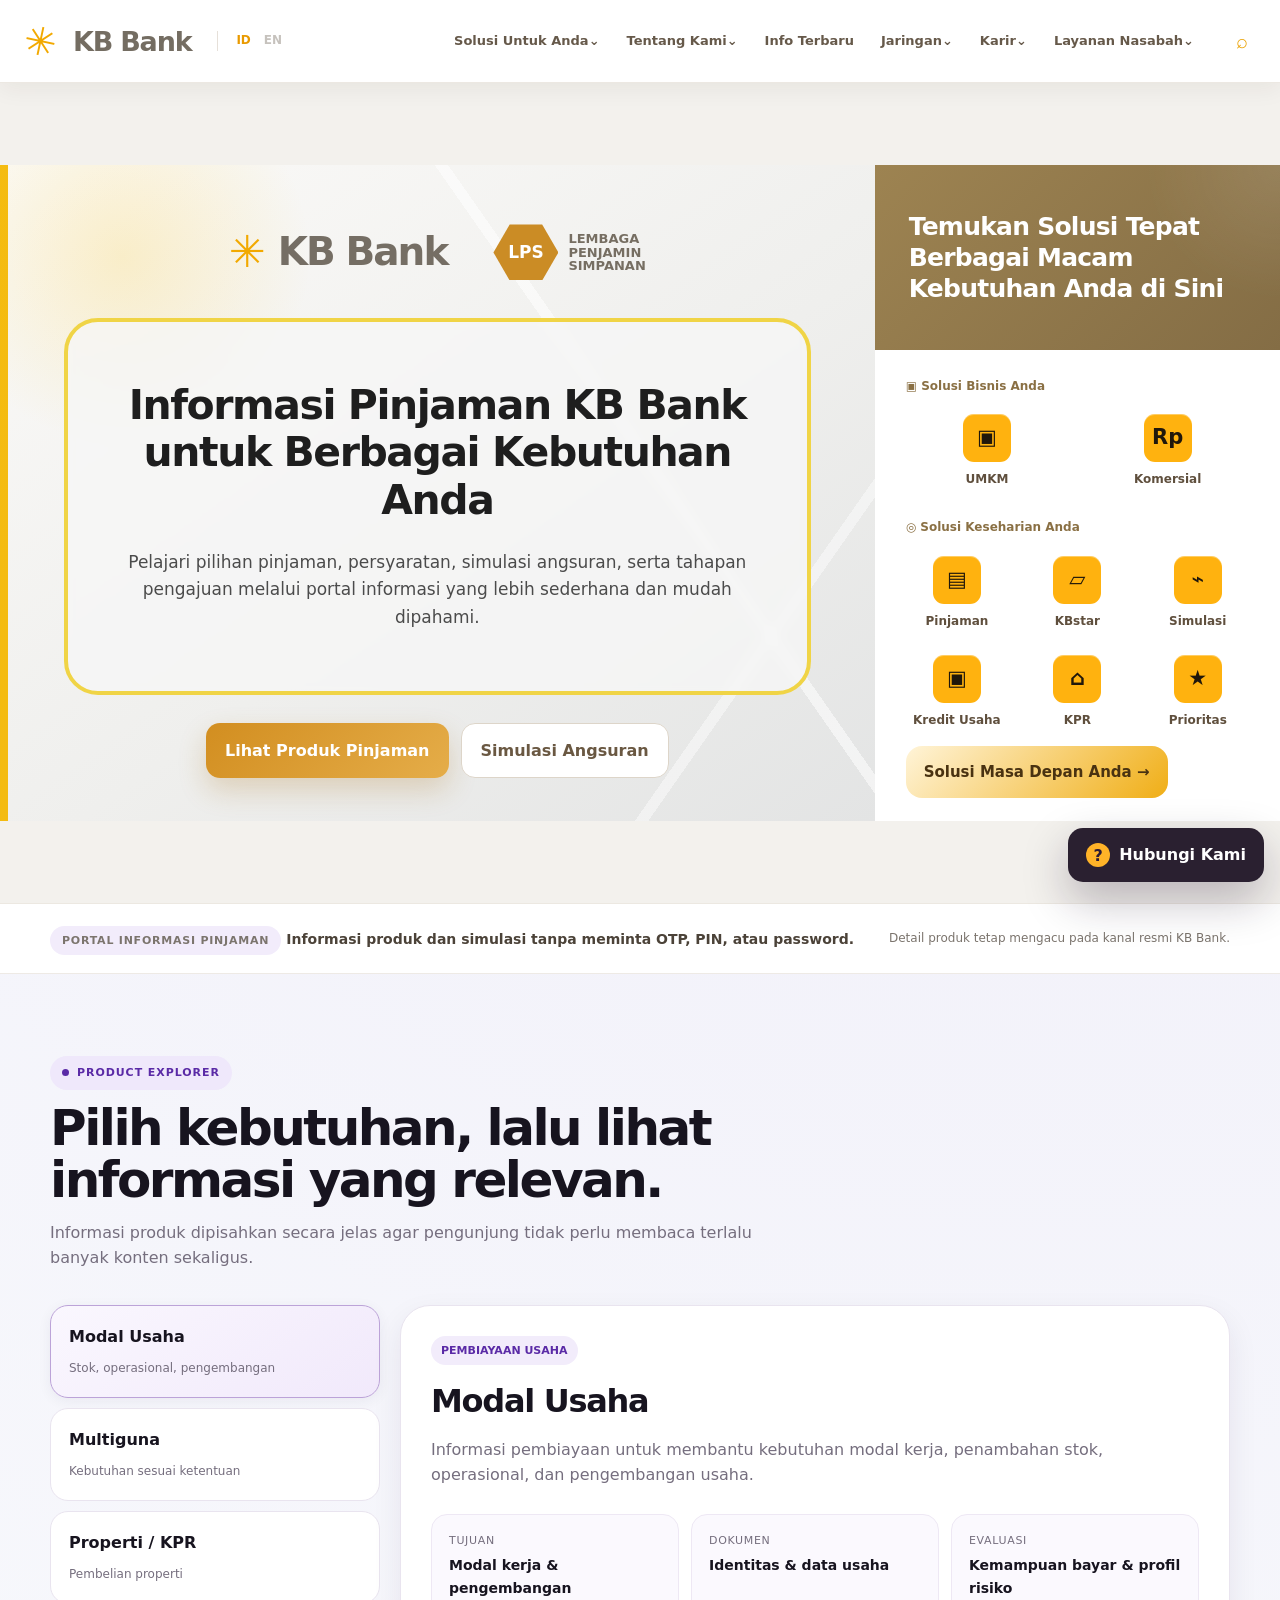
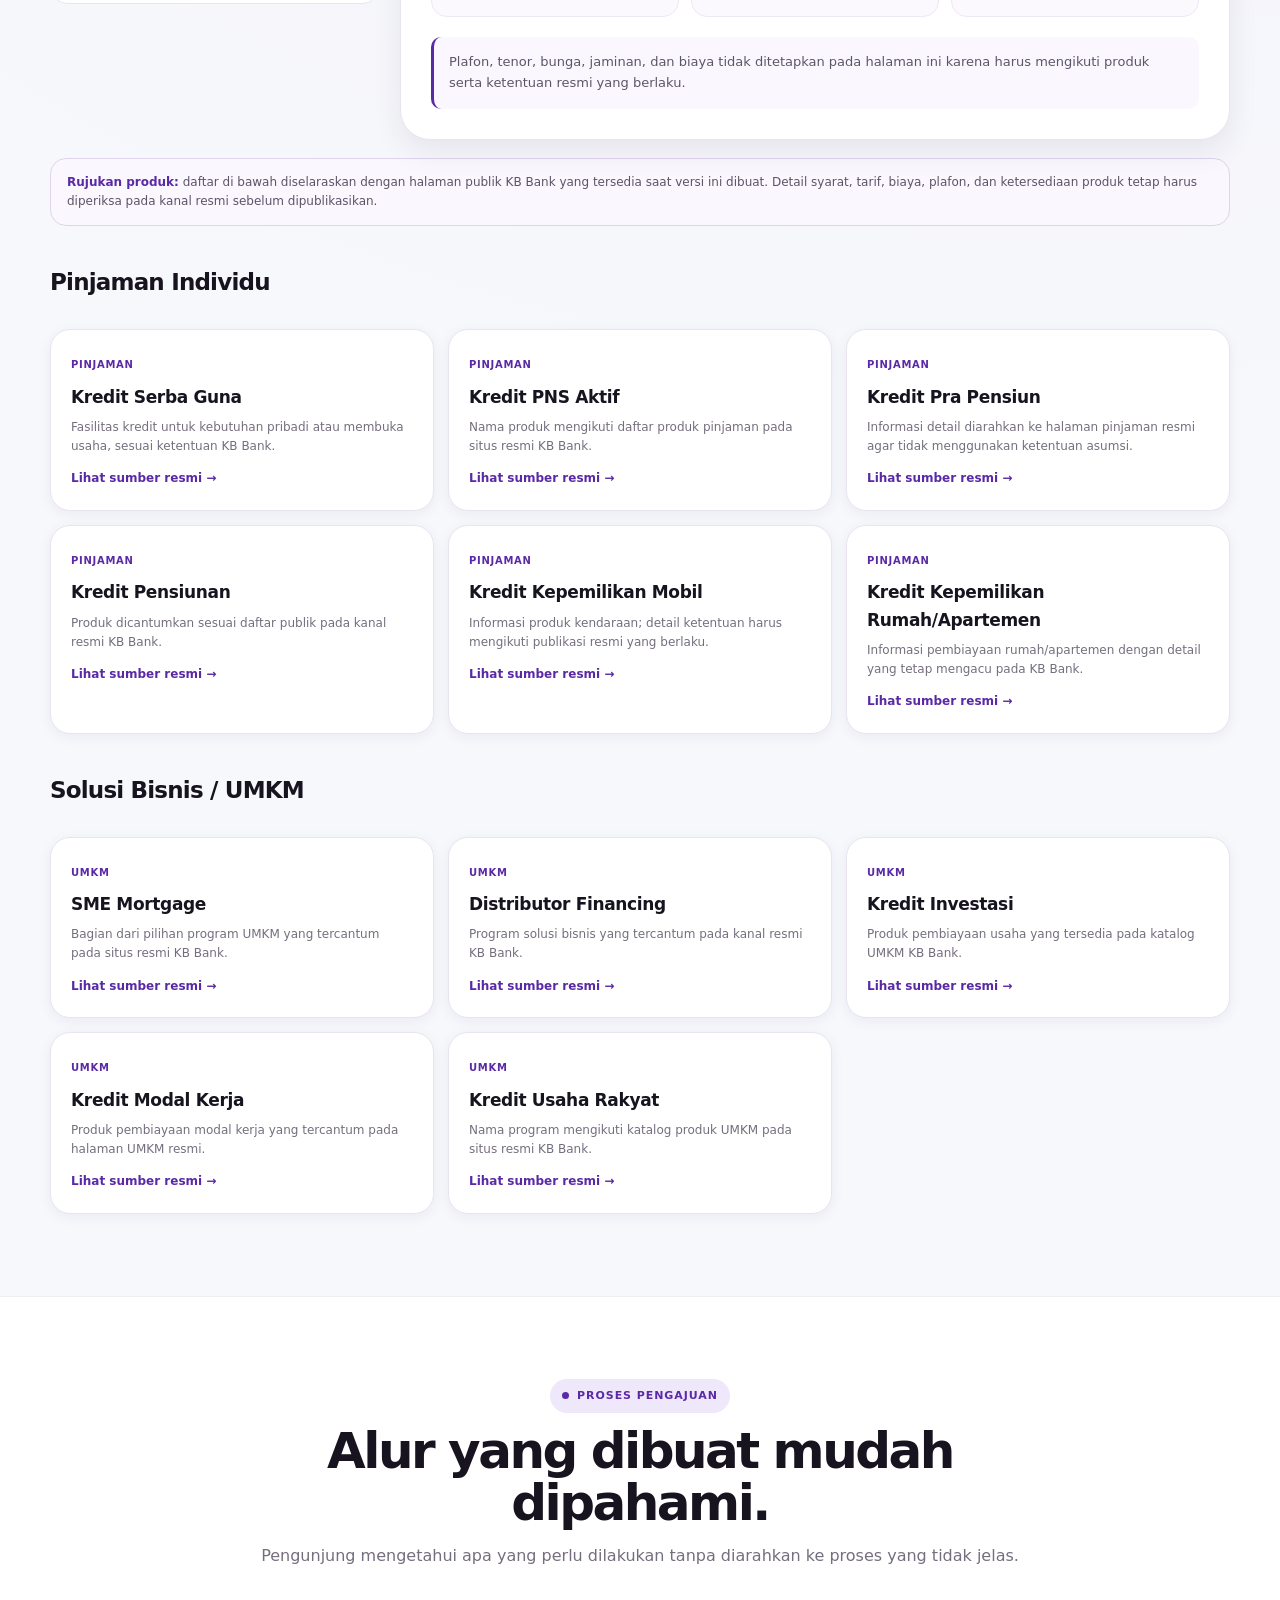
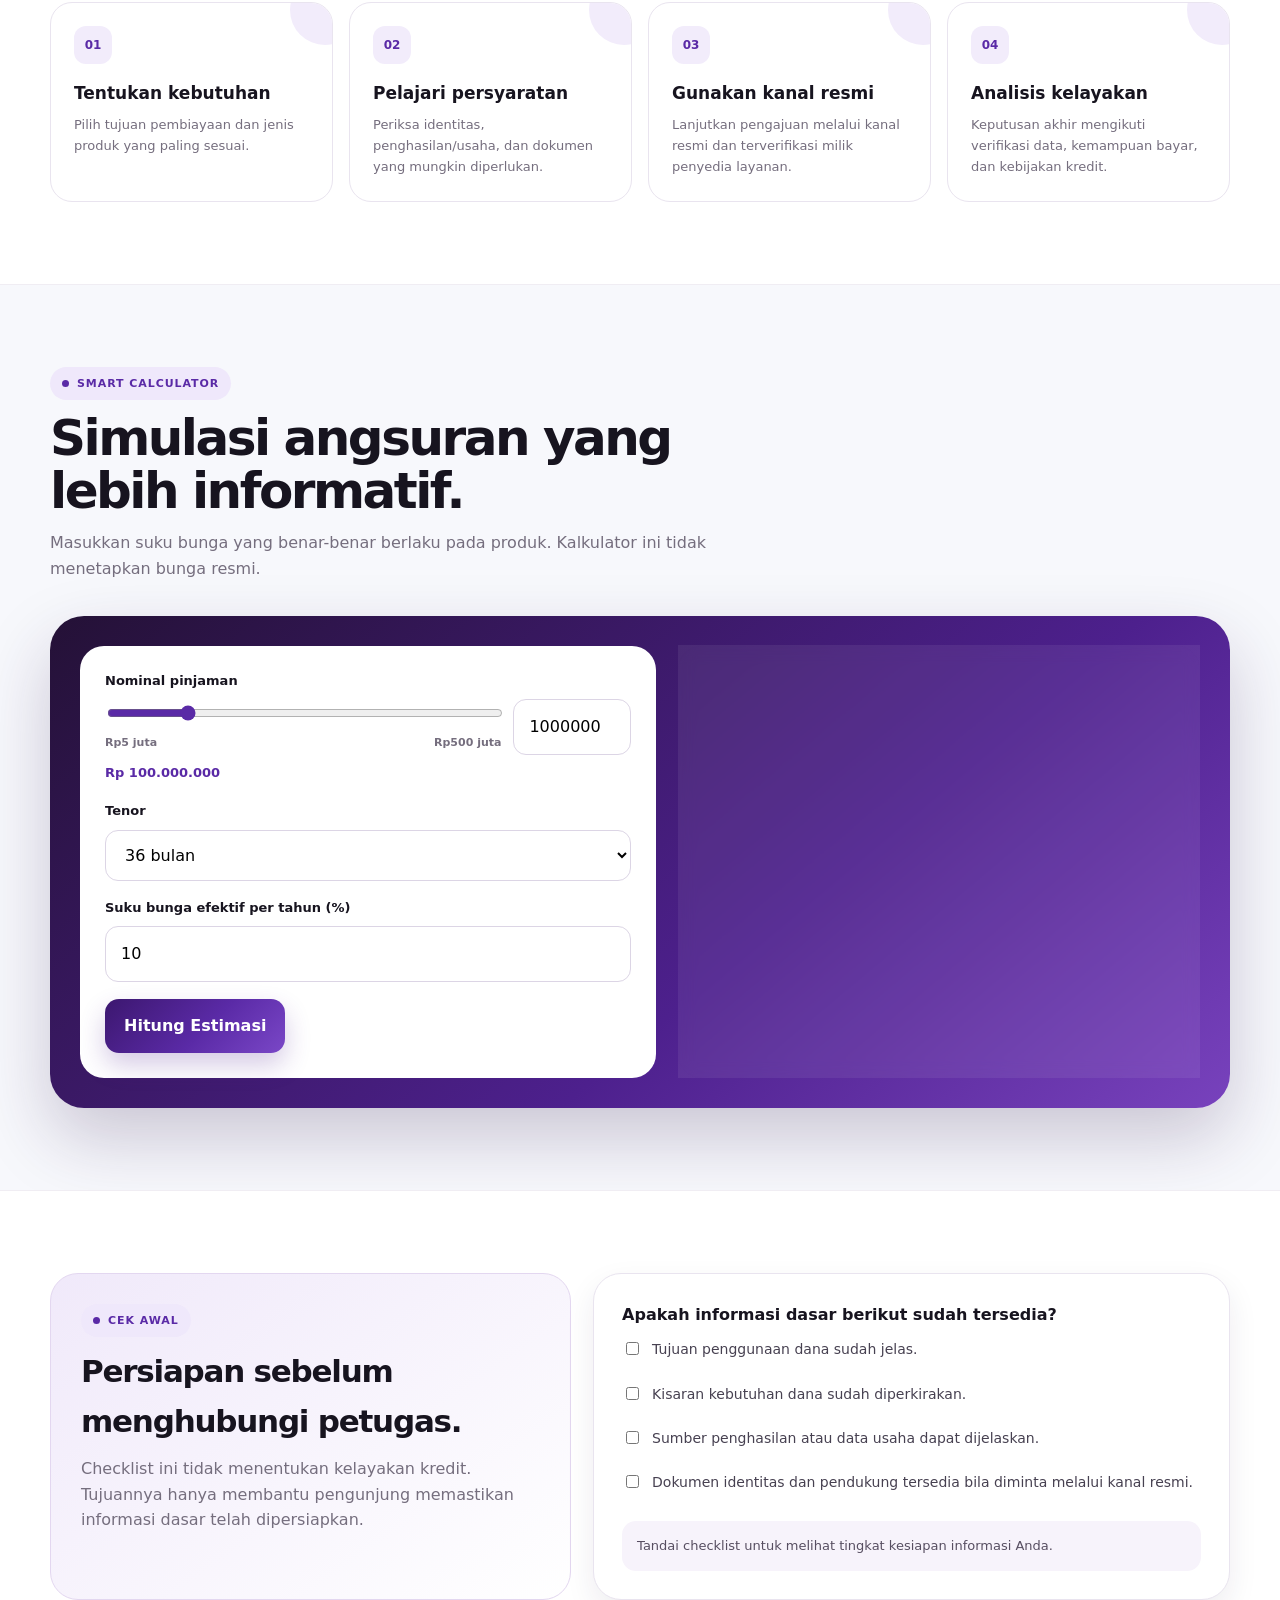
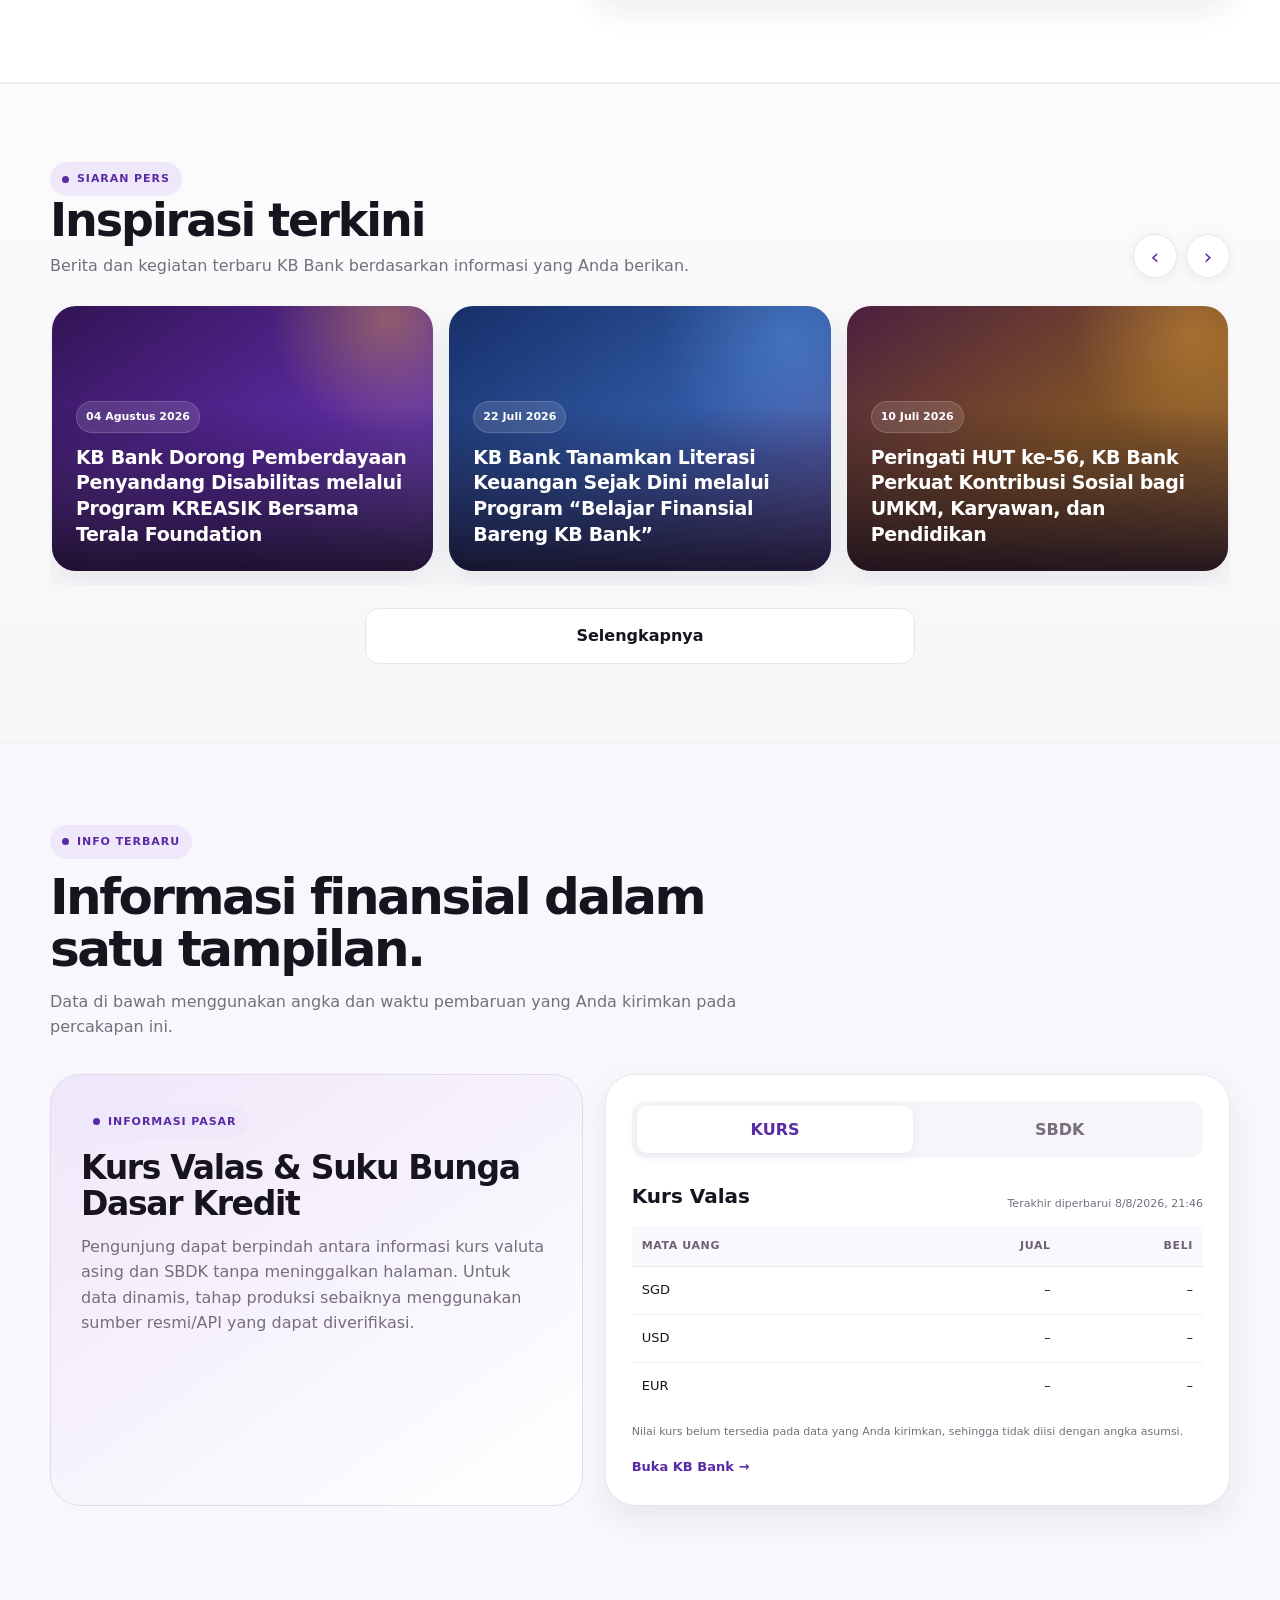
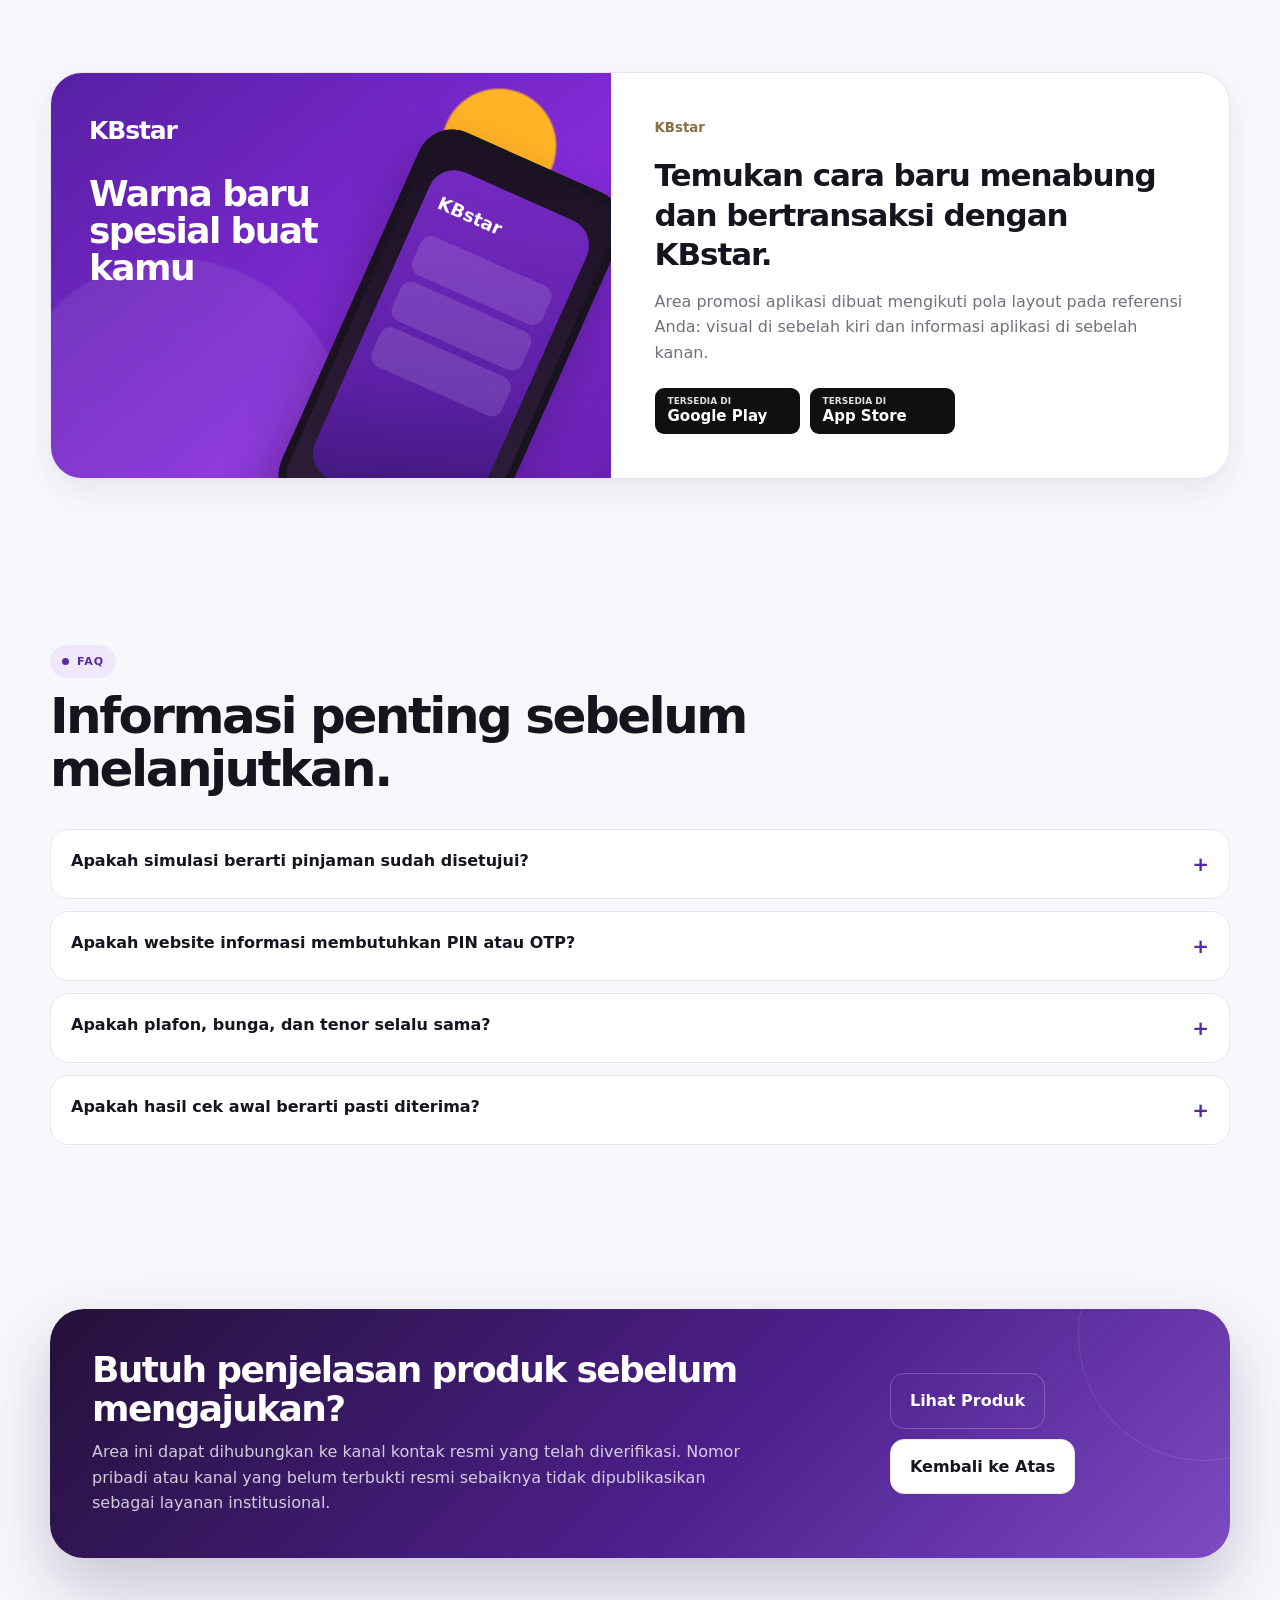
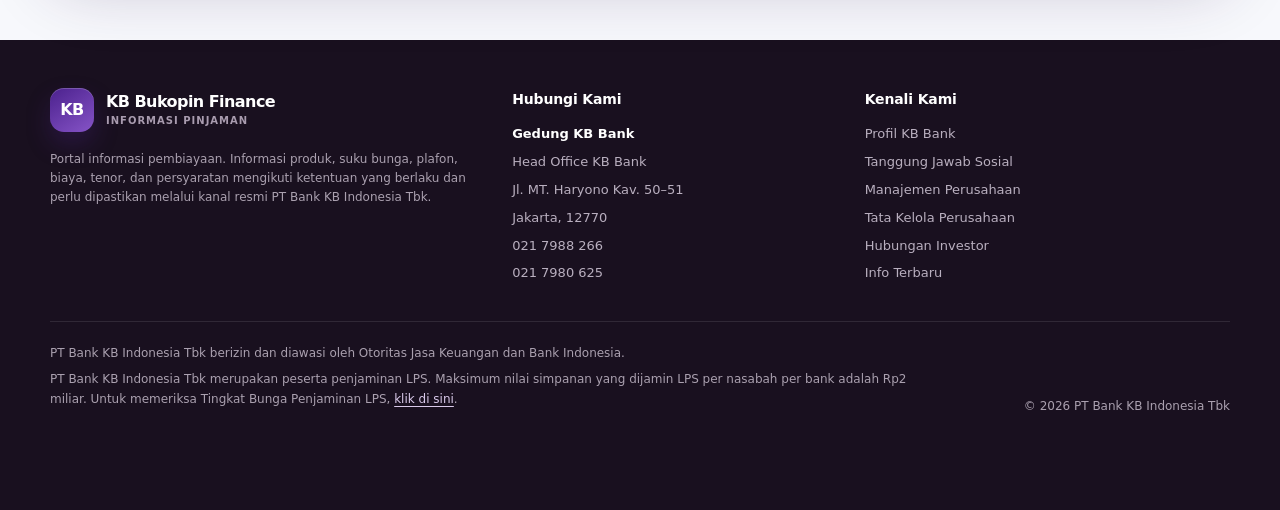
<file: docs/baseline/preview (3)(1).html>
<!doctype html>
<html lang="id">
<head>
  <meta charset="utf-8" />
  <meta name="viewport" content="width=device-width,initial-scale=1,viewport-fit=cover" />
  <meta name="theme-color" content="#4c238f" />
  <meta name="description" content="Portal informasi pinjaman KB Bukopin Finance — informasi produk, persyaratan, simulasi, dan konsultasi." />
  <title>KB Bukopin Finance — Informasi Pinjaman</title>
  <style>
    :root{
      --bg:#f7f8fc;
      --surface:#ffffff;
      --surface-soft:#fbf9fe;
      --surface-purple:#f2ecfb;
      --text:#17141f;
      --text-2:#474151;
      --muted:#756e7e;
      --line:#e9e4ef;
      --primary:#5a2aa6;
      --primary-deep:#3c176f;
      --primary-2:#7a47c7;
      --primary-3:#a57bdc;
      --success:#14795e;
      --warning:#a15f14;
      --shadow-xs:0 3px 14px rgba(41,24,64,.06);
      --shadow-sm:0 12px 30px rgba(41,24,64,.08);
      --shadow:0 24px 60px rgba(41,24,64,.13);
      --radius:28px;
      --radius-sm:18px;
      --max:1180px;
    }

    *{box-sizing:border-box}
    html{scroll-behavior:smooth}
    body{
      margin:0;
      font-family:Inter,ui-sans-serif,system-ui,-apple-system,BlinkMacSystemFont,"Segoe UI",sans-serif;
      background:
        radial-gradient(circle at 82% 0%,rgba(120,73,192,.06),transparent 24%),
        var(--bg);
      color:var(--text);
      line-height:1.6;
      -webkit-font-smoothing:antialiased;
      text-rendering:optimizeLegibility;
    }
    body.menu-open{overflow:hidden}
    a{color:inherit;text-decoration:none}
    button,input,select{font:inherit}
    button{color:inherit}
    img{max-width:100%;display:block}
    :focus-visible{outline:3px solid rgba(90,42,166,.28);outline-offset:3px}
    .container{width:min(var(--max),calc(100% - 32px));margin:auto}
    .sr-only{position:absolute;width:1px;height:1px;padding:0;margin:-1px;overflow:hidden;clip:rect(0,0,0,0);white-space:nowrap;border:0}

    /* Top bar */
    .topbar{
      background:#251036;
      color:#eee6f6;
      font-size:12px;
    }
    .topbar-inner{
      min-height:34px;display:flex;align-items:center;justify-content:space-between;gap:16px
    }
    .topbar span{opacity:.88}
    .topbar strong{color:#fff}

    /* Nav */
    .nav{
      position:sticky;top:0;z-index:60;
      background:rgba(255,255,255,.88);
      backdrop-filter:blur(18px) saturate(140%);
      border-bottom:1px solid rgba(229,222,237,.92);
      box-shadow:0 6px 20px rgba(35,19,53,.025)
    }
    .nav-inner{min-height:76px;display:flex;align-items:center;justify-content:space-between;gap:20px}
    .brand{display:flex;align-items:center;gap:12px;min-width:0}
    .brand-mark{
      width:44px;height:44px;border-radius:14px;display:grid;place-items:center;
      background:linear-gradient(145deg,#4b218d,#8654c7);
      color:white;font-weight:900;letter-spacing:-.04em;
      box-shadow:0 12px 25px rgba(86,41,158,.25),inset 0 1px 0 rgba(255,255,255,.2)
    }
    .brand-copy{font-weight:900;letter-spacing:-.035em;line-height:1.08;white-space:nowrap}
    .brand-copy small{
      display:block;color:var(--muted);font-size:10px;text-transform:uppercase;
      letter-spacing:.1em;margin-top:5px;font-weight:800
    }
    .nav-links{display:flex;align-items:center;gap:26px;font-size:14px;font-weight:750;color:#4c4555}
    .nav-links a{position:relative;padding:10px 0}
    .nav-links a:after{
      content:"";position:absolute;left:0;right:100%;bottom:4px;height:2px;background:var(--primary);
      transition:.2s ease
    }
    .nav-links a:hover:after{right:0}
    .nav-actions{display:flex;align-items:center;gap:10px}
    .menu-btn{
      display:none;width:44px;height:44px;border:1px solid var(--line);background:#fff;border-radius:13px;cursor:pointer
    }

    /* Buttons */
    .btn{
      border:0;border-radius:14px;padding:14px 19px;font-weight:850;cursor:pointer;
      display:inline-flex;align-items:center;justify-content:center;gap:9px;transition:.2s ease;
      min-height:48px
    }
    .btn-sm{min-height:42px;padding:11px 15px;font-size:13px}
    .btn-primary{
      background:linear-gradient(135deg,var(--primary-deep),var(--primary) 55%,var(--primary-2));
      color:white;box-shadow:0 12px 26px rgba(80,35,145,.24)
    }
    .btn-primary:hover{transform:translateY(-2px);box-shadow:0 16px 34px rgba(80,35,145,.3)}
    .btn-secondary{background:#fff;border:1px solid var(--line);color:var(--text)}
    .btn-secondary:hover{border-color:#cdbce0;background:#fcfaff}
    .btn-ghost{background:transparent;border:1px solid rgba(255,255,255,.22);color:#fff}

    /* Hero */
    .hero{
      position:relative;overflow:hidden;padding:84px 0 74px;
      background:
        radial-gradient(circle at 88% 22%,rgba(125,73,199,.19),transparent 27%),
        radial-gradient(circle at 10% 12%,rgba(97,50,167,.08),transparent 26%);
    }
    .hero-grid{display:grid;grid-template-columns:1.13fr .87fr;gap:56px;align-items:center}
    .eyebrow{
      display:inline-flex;align-items:center;gap:8px;padding:8px 12px;border-radius:999px;
      background:#efe8fb;color:var(--primary);font-size:11px;font-weight:900;letter-spacing:.085em;text-transform:uppercase
    }
    .eyebrow:before{content:"";width:7px;height:7px;border-radius:50%;background:var(--primary)}
    .hero h1{
      font-size:clamp(44px,6.2vw,74px);line-height:.99;letter-spacing:-.06em;
      margin:22px 0 18px;max-width:790px
    }
    .hero h1 .accent{
      background:linear-gradient(120deg,var(--primary-deep),var(--primary-2));
      -webkit-background-clip:text;background-clip:text;color:transparent
    }
    .hero p{font-size:18px;color:var(--muted);max-width:680px;margin:0 0 28px}
    .hero-actions{display:flex;flex-wrap:wrap;gap:12px}
    .trust-row{display:flex;flex-wrap:wrap;gap:18px;margin-top:28px;color:#514a5b;font-size:13px;font-weight:750}
    .trust-item{display:flex;align-items:center;gap:8px}
    .trust-icon{
      width:22px;height:22px;border-radius:50%;display:grid;place-items:center;
      color:var(--success);background:#e9f6f1;font-size:12px;font-weight:900
    }

    .visual-card{
      position:relative;min-height:500px;border-radius:34px;padding:28px;color:#fff;
      background:
        linear-gradient(155deg,rgba(255,255,255,.06),rgba(255,255,255,0)),
        linear-gradient(150deg,#231036,#4d208d 50%,#7642bd 78%,#9b6bd0);
      box-shadow:0 35px 80px rgba(45,22,72,.28);overflow:hidden
    }
    .visual-card:before{
      content:"";position:absolute;width:320px;height:320px;border-radius:50%;
      right:-110px;top:-90px;background:rgba(255,255,255,.08)
    }
    .visual-card:after{
      content:"";position:absolute;width:230px;height:230px;border-radius:50%;
      left:-100px;bottom:-120px;border:1px solid rgba(255,255,255,.14)
    }
    .visual-head{display:flex;justify-content:space-between;gap:16px;position:relative;z-index:1}
    .visual-head small{opacity:.72;text-transform:uppercase;letter-spacing:.1em;font-weight:800}
    .secure-pill{
      border:1px solid rgba(255,255,255,.18);background:rgba(255,255,255,.09);
      padding:7px 10px;border-radius:999px;font-size:11px;font-weight:800
    }
    .visual-title{font-size:30px;letter-spacing:-.045em;line-height:1.06;margin:38px 0 28px;position:relative;z-index:1}
    .glass-stack{display:grid;gap:12px;position:relative;z-index:1}
    .glass{
      padding:16px 17px;border-radius:18px;background:rgba(255,255,255,.09);
      border:1px solid rgba(255,255,255,.14);backdrop-filter:blur(10px);
      display:flex;justify-content:space-between;gap:18px;align-items:center
    }
    .glass span{font-size:12px;opacity:.72}.glass strong{font-size:13px;text-align:right}
    .visual-bottom{
      position:absolute;left:28px;right:28px;bottom:28px;z-index:2;
      padding:18px;border-radius:20px;background:#fff;color:var(--text);
      box-shadow:0 15px 38px rgba(31,15,48,.18)
    }
    .visual-bottom b{display:block;font-size:13px}.visual-bottom span{font-size:12px;color:var(--muted)}

    /* KPI strip */
    .kpi-strip{margin-top:-24px;position:relative;z-index:3}
    .kpi-grid{
      display:grid;grid-template-columns:repeat(4,1fr);
      background:#fff;border:1px solid var(--line);border-radius:22px;padding:10px;
      box-shadow:var(--shadow-sm)
    }
    .kpi{padding:18px 20px;border-right:1px solid var(--line)}
    .kpi:last-child{border-right:0}
    .kpi small{display:block;color:var(--muted);font-size:11px;text-transform:uppercase;letter-spacing:.075em;font-weight:800}
    .kpi strong{display:block;font-size:17px;margin-top:4px}

    /* Sections */
    section{padding:82px 0}
    .section-alt{background:#fff;border-top:1px solid #f0edf3;border-bottom:1px solid #f0edf3}
    .section-head{max-width:760px;margin-bottom:34px}
    .section-head.center{text-align:center;margin-left:auto;margin-right:auto}
    .section-head h2{font-size:clamp(32px,4.3vw,50px);line-height:1.05;letter-spacing:-.05em;margin:12px 0 13px}
    .section-head p{margin:0;color:var(--muted);font-size:16px}

    /* Product explorer */
    .product-shell{display:grid;grid-template-columns:330px 1fr;gap:20px}
    .product-tabs{display:grid;gap:10px;align-content:start}
    .product-tab{
      border:1px solid var(--line);background:#fff;border-radius:18px;padding:18px;text-align:left;
      cursor:pointer;transition:.2s ease
    }
    .product-tab:hover{border-color:#cab8dd}
    .product-tab.active{
      border-color:#bca3d8;background:linear-gradient(145deg,#faf7fe,#f1e9fb);
      box-shadow:var(--shadow-xs)
    }
    .product-tab strong{display:block;margin-bottom:4px}.product-tab span{font-size:12px;color:var(--muted)}
    .product-detail{
      background:#fff;border:1px solid var(--line);border-radius:30px;padding:30px;
      box-shadow:var(--shadow-sm);min-height:360px
    }
    .product-detail-top{display:flex;justify-content:space-between;gap:24px;align-items:flex-start}
    .product-badge{font-size:11px;font-weight:900;color:var(--primary);background:var(--surface-purple);padding:8px 10px;border-radius:999px}
    .product-detail h3{font-size:32px;letter-spacing:-.04em;margin:14px 0 10px}
    .product-detail p{color:var(--muted);margin:0;max-width:700px}
    .feature-grid{display:grid;grid-template-columns:repeat(3,1fr);gap:12px;margin-top:26px}
    .feature{
      padding:17px;border-radius:16px;background:var(--surface-soft);border:1px solid #eee8f4
    }
    .feature small{display:block;color:var(--muted);font-size:11px;text-transform:uppercase;letter-spacing:.06em}
    .feature strong{display:block;margin-top:5px;font-size:14px}
    .product-note{margin-top:20px;padding:15px;border-left:3px solid var(--primary);background:#faf7fe;border-radius:10px;color:#5d5568;font-size:13px}

    /* Process */
    .process{display:grid;grid-template-columns:repeat(4,1fr);gap:16px}
    .step{
      background:#fff;border:1px solid var(--line);border-radius:22px;padding:23px;position:relative;overflow:hidden
    }
    .step:after{
      content:"";position:absolute;width:70px;height:70px;border-radius:50%;
      right:-28px;top:-28px;background:var(--surface-purple)
    }
    .step-num{
      width:38px;height:38px;border-radius:12px;background:var(--surface-purple);color:var(--primary);
      display:grid;place-items:center;font-weight:900;font-size:12px;margin-bottom:16px
    }
    .step h4{margin:0 0 8px;font-size:17px}.step p{margin:0;color:var(--muted);font-size:13px}

    /* Calculator */
    .calculator-shell{
      background:linear-gradient(140deg,#241136,#4d208d 62%,#7842bd);
      color:#fff;border-radius:34px;padding:30px;box-shadow:0 30px 70px rgba(45,22,72,.22)
    }
    .calc-grid{display:grid;grid-template-columns:1.05fr .95fr;gap:22px}
    .calc-form{
      background:#fff;color:var(--text);border-radius:24px;padding:25px
    }
    .calc-result{
      padding:26px;border:1px solid rgba(255,255,255,.14);border-radius:24px;
      background:rgba(255,255,255,.07);backdrop-filter:blur(8px)
    }
    .field{margin-bottom:17px}
    .field label{display:block;font-size:13px;font-weight:850;margin-bottom:8px}
    .field input,.field select{
      width:100%;padding:14px 15px;border:1px solid #dcd5e5;border-radius:13px;background:#fff;outline:none
    }
    .field input:focus,.field select:focus{border-color:#9f7ad0;box-shadow:0 0 0 4px rgba(91,42,168,.08)}
    .range-row{display:grid;grid-template-columns:1fr 118px;gap:12px;align-items:center}
    input[type="range"]{accent-color:var(--primary);padding:0;border:0}
    .result-label{font-size:12px;opacity:.74;text-transform:uppercase;letter-spacing:.075em;font-weight:850}
    .result-number{font-size:44px;letter-spacing:-.055em;font-weight:900;margin:8px 0 4px}
    .result-note{font-size:12px;opacity:.72}
    .result-list{margin-top:24px;display:grid;gap:12px}
    .result-line{display:flex;justify-content:space-between;gap:16px;padding-top:12px;border-top:1px solid rgba(255,255,255,.13)}
    .result-line span{font-size:12px;opacity:.7}.result-line strong{font-size:13px;text-align:right}

    /* Eligibility */
    .eligibility{display:grid;grid-template-columns:.9fr 1.1fr;gap:22px;align-items:stretch}
    .eligibility-copy{
      padding:30px;border-radius:28px;background:linear-gradient(145deg,#f0e9fa,#fff);border:1px solid #e3d7f0
    }
    .eligibility-copy h3{font-size:31px;letter-spacing:-.04em;margin:10px 0}
    .eligibility-copy p{color:var(--muted);margin:0}
    .eligibility-box{background:#fff;border:1px solid var(--line);border-radius:28px;padding:28px;box-shadow:var(--shadow-sm)}
    .check-row{display:flex;gap:10px;align-items:flex-start;padding:11px 0}
    .check-row input{margin-top:4px;accent-color:var(--primary)}
    .check-row label{font-size:14px;color:var(--text-2)}
    .eligibility-result{margin-top:16px;padding:15px;border-radius:14px;background:#f7f3fb;color:#574e61;font-size:13px}

    /* FAQ */
    .faq{display:grid;gap:12px}
    details{background:#fff;border:1px solid var(--line);border-radius:18px;padding:18px 20px}
    summary{cursor:pointer;font-weight:850;list-style:none;display:flex;justify-content:space-between;gap:18px}
    summary::-webkit-details-marker{display:none}
    summary:after{content:"+";font-size:20px;color:var(--primary)}
    details[open] summary:after{content:"–"}
    details p{color:var(--muted);font-size:14px;margin:12px 0 0;max-width:880px}

    /* CTA */
    .cta-box{
      background:linear-gradient(135deg,#241139,#4d208d 58%,#7e4bc2);
      color:#fff;border-radius:34px;padding:42px;display:flex;align-items:center;justify-content:space-between;gap:26px;
      box-shadow:0 28px 66px rgba(45,22,72,.24);overflow:hidden;position:relative
    }
    .cta-box:after{
      content:"";position:absolute;width:250px;height:250px;border:1px solid rgba(255,255,255,.1);
      border-radius:50%;right:-100px;top:-100px
    }
    .cta-box h2{font-size:36px;line-height:1.08;letter-spacing:-.045em;margin:0 0 10px;position:relative;z-index:1}
    .cta-box p{opacity:.78;margin:0;max-width:680px;position:relative;z-index:1}
    .cta-actions{display:flex;gap:10px;position:relative;z-index:1;flex-wrap:wrap}

    /* Footer */
    footer{background:#19101f;color:#cfc4d7;padding:48px 0 94px}
    .footer-grid{display:grid;grid-template-columns:1.15fr .85fr 1fr;gap:42px}
    .footer-brand .brand-copy{color:#fff}
    .footer-brand .brand-copy small{color:#a99caf}
    .legal{font-size:12px;color:#aaa0af;max-width:760px}
    .footer-column h4{margin:0 0 14px;color:#fff;font-size:14px;letter-spacing:-.01em}
    .footer-column p{margin:0 0 7px;color:#b9afbf;font-size:13px}
    .footer-column a{display:block;color:#b9afbf;margin:7px 0;font-size:13px;transition:.2s ease}
    .footer-column a:hover{color:#fff;transform:translateX(2px)}
    .footer-contact-strong{color:#fff!important;font-weight:850}
    .footer-divider{height:1px;background:rgba(255,255,255,.1);margin:30px 0 22px}
    .regulatory{
      display:grid;grid-template-columns:1fr auto;gap:28px;align-items:end;
      font-size:12px;color:#aaa0af
    }
    .regulatory p{margin:0 0 7px}
    .regulatory a{color:#d9c9ea;text-decoration:underline;text-underline-offset:3px}
    .footer-note{max-width:860px}

    /* Mobile bottom bar */
    .mobile-bar{
      display:none;position:fixed;left:10px;right:10px;bottom:max(10px,env(safe-area-inset-bottom));
      z-index:70;background:rgba(27,16,35,.92);backdrop-filter:blur(14px);padding:8px;
      border-radius:18px;box-shadow:0 18px 45px rgba(25,12,39,.26)
    }
    .mobile-bar a{flex:1;text-align:center;color:#fff;font-size:11px;font-weight:800;padding:10px;border-radius:11px}
    .mobile-bar a.primary{background:linear-gradient(135deg,#7040b7,#8c58c9)}

    /* Reveal */
    .reveal{opacity:0;transform:translateY(14px);transition:.55s ease}
    .reveal.visible{opacity:1;transform:none}
    @media(prefers-reduced-motion:reduce){
      *{scroll-behavior:auto!important;animation:none!important;transition:none!important}
      .reveal{opacity:1;transform:none}
    }

    /* Mobile menu */
    .mobile-panel{
      position:fixed;inset:0;z-index:80;background:rgba(20,11,28,.42);display:none
    }
    .mobile-panel.open{display:block}
    .mobile-sheet{
      position:absolute;right:0;top:0;bottom:0;width:min(340px,86vw);background:#fff;padding:22px;
      box-shadow:-20px 0 50px rgba(20,11,28,.16)
    }
    .mobile-sheet-head{display:flex;justify-content:space-between;align-items:center;margin-bottom:24px}
    .mobile-sheet nav{display:grid}
    .mobile-sheet nav a{padding:14px 0;border-bottom:1px solid var(--line);font-weight:800}
    .close-btn{width:42px;height:42px;border-radius:13px;border:1px solid var(--line);background:#fff;cursor:pointer}

    @media(max-width:960px){
      .nav-links{display:none}.menu-btn{display:inline-grid;place-items:center}
      .hero-grid,.calc-grid,.eligibility{grid-template-columns:1fr}
      .hero{padding-top:62px}.visual-card{min-height:460px}
      .product-shell{grid-template-columns:1fr}.product-tabs{grid-template-columns:repeat(3,1fr)}
      .process{grid-template-columns:1fr 1fr}
      .kpi-grid{grid-template-columns:1fr 1fr}.kpi:nth-child(2){border-right:0}.kpi:nth-child(-n+2){border-bottom:1px solid var(--line)}
      .feature-grid{grid-template-columns:1fr 1fr}
    }
    @media(max-width:900px){
      .footer-grid{grid-template-columns:1fr 1fr}
      .footer-brand{grid-column:1/-1}
      .regulatory{grid-template-columns:1fr}
    }
    @media(max-width:640px){
      .container{width:min(var(--max),calc(100% - 22px))}
      .topbar{display:none}
      .nav-inner{min-height:68px}.brand-mark{width:40px;height:40px}.brand-copy{font-size:14px}
      .nav-actions .btn{display:none}
      .hero{padding:46px 0 48px}.hero h1{font-size:43px}.hero p{font-size:16px}
      .hero-actions .btn{width:100%}
      .visual-card{min-height:430px;padding:22px}.visual-bottom{left:22px;right:22px;bottom:22px}
      .kpi-strip{margin-top:-14px}.kpi-grid{grid-template-columns:1fr}.kpi{border-right:0!important;border-bottom:1px solid var(--line)!important}.kpi:last-child{border-bottom:0!important}
      section{padding:58px 0}
      .product-tabs{grid-template-columns:1fr}.product-detail{padding:22px}.product-detail h3{font-size:28px}
      .feature-grid,.process{grid-template-columns:1fr}
      .calculator-shell{padding:16px;border-radius:26px}.calc-form,.calc-result{padding:20px}
      .range-row{grid-template-columns:1fr}.result-number{font-size:36px}
      .cta-box{padding:28px;display:block}.cta-actions{margin-top:22px}.cta-actions .btn{width:100%}
      .footer-grid{grid-template-columns:1fr}.footer-brand{grid-column:auto}
      .mobile-bar{display:flex}
      footer{padding-bottom:116px}
    }
  
    /* ===== Latest information / press release ===== */
    .latest-section{
      padding:78px 0;
      background:linear-gradient(180deg,#fbfbfc 0%,#f7f7f9 100%);
      border-top:1px solid #f0edf3;
      border-bottom:1px solid #f0edf3;
    }
    .latest-head{
      display:flex;align-items:flex-end;justify-content:space-between;gap:20px;margin-bottom:24px
    }
    .latest-head h2{
      margin:0;font-size:clamp(31px,4vw,46px);line-height:1.06;letter-spacing:-.045em
    }
    .latest-head p{margin:8px 0 0;color:var(--muted);max-width:720px}
    .carousel-controls{display:flex;gap:9px}
    .carousel-btn{
      width:44px;height:44px;border-radius:50%;border:1px solid var(--line);background:#fff;
      display:grid;place-items:center;cursor:pointer;color:var(--primary);font-size:22px;
      box-shadow:var(--shadow-xs);transition:.2s ease
    }
    .carousel-btn:hover{transform:translateY(-2px);box-shadow:var(--shadow-sm)}
    .press-track{
      display:grid;grid-auto-flow:column;grid-auto-columns:minmax(320px,1fr);gap:16px;
      overflow-x:auto;scroll-snap-type:x mandatory;padding:4px 2px 14px;
      scrollbar-width:none
    }
    .press-track::-webkit-scrollbar{display:none}
    .press-card{
      scroll-snap-align:start;min-height:265px;border-radius:24px;overflow:hidden;position:relative;
      color:#fff;padding:24px;display:flex;align-items:flex-end;
      background:
        radial-gradient(circle at 88% 5%,rgba(255,194,43,.35),transparent 28%),
        radial-gradient(circle at 12% 100%,rgba(156,92,211,.35),transparent 34%),
        linear-gradient(145deg,#321454,#5a299e 56%,#7950b7);
      box-shadow:var(--shadow-sm)
    }
    .press-card:nth-child(2){
      background:
        radial-gradient(circle at 88% 12%,rgba(118,185,255,.28),transparent 30%),
        linear-gradient(145deg,#162f69,#3158a4 52%,#6e64b4)
    }
    .press-card:nth-child(3){
      background:
        radial-gradient(circle at 90% 10%,rgba(255,184,72,.30),transparent 28%),
        linear-gradient(145deg,#4c2040,#815326 55%,#9a6a35)
    }
    .press-card:after{
      content:"";position:absolute;inset:38% 0 0;
      background:linear-gradient(180deg,transparent,rgba(18,10,28,.86))
    }
    .press-content{position:relative;z-index:1}
    .press-date{
      display:inline-flex;padding:6px 9px;border-radius:999px;background:rgba(255,255,255,.12);
      border:1px solid rgba(255,255,255,.16);font-size:11px;font-weight:800;margin-bottom:12px
    }
    .press-card h3{margin:0;font-size:19px;line-height:1.35;letter-spacing:-.02em}
    .press-more{
      margin-top:23px;display:flex;justify-content:center
    }
    .press-more .btn{min-width:min(550px,100%)}

    /* ===== Information centre ===== */
    .market-grid{
      display:grid;grid-template-columns:.92fr 1.08fr;gap:22px;align-items:stretch
    }
    .market-intro{
      padding:30px;border-radius:30px;
      background:linear-gradient(145deg,#efe7fa,#fff);
      border:1px solid #e4d9ef
    }
    .market-intro h3{font-size:33px;letter-spacing:-.04em;line-height:1.08;margin:12px 0}
    .market-intro p{margin:0;color:var(--muted)}
    .market-panel{
      background:#fff;border:1px solid var(--line);border-radius:30px;padding:26px;box-shadow:var(--shadow-sm)
    }
    .market-tabs{display:flex;gap:8px;margin-bottom:22px;padding:5px;background:#f7f4fa;border-radius:14px}
    .market-tab{
      flex:1;border:0;background:transparent;border-radius:10px;padding:11px 12px;
      cursor:pointer;font-weight:850;color:var(--muted)
    }
    .market-tab.active{background:#fff;color:var(--primary);box-shadow:var(--shadow-xs)}
    .market-view{display:none}
    .market-view.active{display:block}
    .market-title-row{display:flex;justify-content:space-between;gap:18px;align-items:end;margin-bottom:14px}
    .market-title-row h4{margin:0;font-size:20px}
    .market-title-row span{font-size:11px;color:var(--muted)}
    .data-table{width:100%;border-collapse:collapse;font-size:13px}
    .data-table th{
      padding:11px 10px;text-align:left;background:#faf8fc;color:#6b6374;
      border-bottom:1px solid var(--line);font-size:11px;text-transform:uppercase;letter-spacing:.055em
    }
    .data-table td{padding:13px 10px;border-bottom:1px solid #f0edf3}
    .data-table tr:last-child td{border-bottom:0}
    .data-table td:not(:first-child),.data-table th:not(:first-child){text-align:right}
    .market-note{margin-top:14px;color:var(--muted);font-size:11px}
    .market-link{display:inline-flex;margin-top:16px;color:var(--primary);font-weight:850;font-size:13px}

    /* ===== KBstar feature ===== */
    .kbstar-section{padding:84px 0}
    .kbstar-shell{
      display:grid;grid-template-columns:.95fr 1.05fr;overflow:hidden;
      border:1px solid var(--line);border-radius:32px;background:#fff;
      box-shadow:var(--shadow-sm)
    }
    .kbstar-visual{
      min-height:355px;padding:38px;color:#fff;position:relative;overflow:hidden;
      background:
        radial-gradient(circle at 80% 18%,#ffb325 0 10%,transparent 10.5%),
        radial-gradient(circle at 22% 88%,rgba(255,255,255,.08) 0 30%,transparent 30.5%),
        linear-gradient(140deg,#5620a3,#842ad8 62%,#6821b1)
    }
    .kbstar-visual:after{
      content:"";position:absolute;width:220px;height:410px;border-radius:36px;
      right:50px;top:72px;transform:rotate(24deg);
      background:linear-gradient(160deg,#1b1023,#31203c);
      box-shadow:0 26px 50px rgba(24,8,39,.32),inset 0 0 0 8px #19131f
    }
    .phone-screen{
      position:absolute;z-index:2;width:172px;height:335px;border-radius:27px;
      right:74px;top:109px;transform:rotate(24deg);
      background:linear-gradient(160deg,#762ac2,#5d20a6 60%,#38156e);
      padding:24px 15px;color:#fff;font-size:12px
    }
    .phone-screen b{display:block;margin-bottom:18px;font-size:18px}
    .phone-row{height:42px;border-radius:11px;background:rgba(255,255,255,.12);margin:8px 0}
    .kbstar-logo{font-size:25px;font-weight:900;letter-spacing:-.045em;position:relative;z-index:3}
    .kbstar-visual h3{
      margin:24px 0 0;font-size:36px;line-height:1.04;letter-spacing:-.045em;max-width:260px;
      position:relative;z-index:3
    }
    .kbstar-copy{padding:44px;display:flex;flex-direction:column;justify-content:center}
    .kbstar-copy small{font-weight:850;color:#876f45}
    .kbstar-copy h3{
      margin:18px 0 14px;font-size:31px;line-height:1.28;letter-spacing:-.035em
    }
    .kbstar-copy p{color:var(--muted);margin:0 0 22px}
    .store-row{display:flex;gap:10px;flex-wrap:wrap}
    .store-badge{
      background:#101010;color:#fff;border-radius:9px;padding:9px 13px;display:inline-flex;
      flex-direction:column;line-height:1.05;min-width:145px
    }
    .store-badge small{color:#ddd;font-size:9px;font-weight:600}
    .store-badge strong{font-size:15px;margin-top:3px}

    /* ===== Floating contact ===== */
    .floating-contact{
      position:fixed;right:16px;bottom:18px;z-index:68;border:0;border-radius:15px;
      padding:14px 18px;background:#2a2030;color:#fff;font-weight:850;cursor:pointer;
      box-shadow:0 18px 45px rgba(28,14,38,.28);display:flex;gap:9px;align-items:center
    }
    .floating-contact:before{
      content:"?";width:24px;height:24px;border-radius:50%;display:grid;place-items:center;
      background:#ffb328;color:#2b1a35;font-weight:900
    }

    @media(max-width:960px){
      .market-grid,.kbstar-shell{grid-template-columns:1fr}
      .kbstar-visual{min-height:330px}
      .press-track{grid-auto-columns:minmax(300px,72vw)}
    }
    @media(max-width:640px){
      .latest-section{padding:58px 0}
      .latest-head{align-items:flex-start}
      .carousel-controls{display:none}
      .press-track{grid-auto-columns:86vw}
      .market-panel,.market-intro{padding:21px}
      .market-title-row{display:block}.market-title-row span{display:block;margin-top:5px}
      .kbstar-section{padding:58px 0}
      .kbstar-visual{padding:26px;min-height:300px}
      .kbstar-visual h3{font-size:30px;max-width:180px}
      .kbstar-visual:after{right:14px;top:68px;width:165px;height:315px}
      .phone-screen{right:31px;top:94px;width:128px;height:258px}
      .kbstar-copy{padding:26px}
      .kbstar-copy h3{font-size:25px}
      .floating-contact{display:none}
    }

  
    .source-banner{
      margin-top:18px;padding:14px 16px;border:1px solid #dfd4ec;border-radius:16px;
      background:#faf7fe;color:#5d5367;font-size:12px;display:flex;gap:10px;align-items:flex-start
    }
    .source-banner strong{color:var(--primary)}
    .official-products{
      margin-top:28px;display:grid;grid-template-columns:repeat(3,1fr);gap:14px
    }
    .official-product{
      background:#fff;border:1px solid var(--line);border-radius:20px;padding:20px;
      box-shadow:var(--shadow-xs);transition:.2s ease
    }
    .official-product:hover{transform:translateY(-2px);box-shadow:var(--shadow-sm)}
    .official-product small{
      color:var(--primary);font-size:10px;font-weight:900;text-transform:uppercase;letter-spacing:.07em
    }
    .official-product h4{margin:8px 0 7px;font-size:17px;letter-spacing:-.02em}
    .official-product p{margin:0;color:var(--muted);font-size:12px}
    .official-product a{display:inline-flex;margin-top:13px;color:var(--primary);font-weight:850;font-size:12px}
    .subsection-title{
      margin:38px 0 14px;font-size:23px;letter-spacing:-.035em
    }
    @media(max-width:960px){.official-products{grid-template-columns:1fr 1fr}}
    @media(max-width:640px){.official-products{grid-template-columns:1fr}}

  
    .range-limits{
      display:flex;justify-content:space-between;gap:12px;
      margin-top:6px;color:var(--muted);font-size:11px;font-weight:750
    }
    .amount-display{
      margin-top:8px;color:var(--primary);font-size:13px;font-weight:850
    }

  
    /* ===== V7 Corporate KB-inspired header & hero ===== */
    .corp-header{
      position:sticky;top:0;z-index:90;background:#fff;
      border-bottom:1px solid #ece8e2;
      box-shadow:0 6px 22px rgba(47,38,25,.06)
    }
    .corp-nav{
      width:min(1520px,calc(100% - 36px));margin:auto;
      min-height:82px;display:flex;align-items:center;justify-content:space-between;gap:28px
    }
    .corp-brand{
      display:flex;align-items:center;gap:12px;min-width:max-content
    }
    .corp-symbol{
      width:43px;height:43px;position:relative;display:grid;place-items:center;
      color:#f2a900;font-size:27px;font-weight:900;letter-spacing:-.08em
    }
    .corp-symbol::before{
      content:"✳";font-size:39px;line-height:1;color:#f2a900;
      transform:rotate(12deg)
    }
    .corp-brand-name{
      font-size:27px;line-height:1;color:#746d62;letter-spacing:-.045em;font-weight:800
    }
    .corp-lang{
      display:flex;align-items:center;gap:13px;margin-left:14px;padding-left:18px;
      border-left:1px solid #e6e0d9;font-size:12px;font-weight:800
    }
    .corp-lang .active{color:#e99a00}
    .corp-lang .muted{color:#c6c2bd}
    .corp-links{
      margin-left:auto;display:flex;align-items:center;gap:27px;
      color:#66594a;font-size:13px;font-weight:650
    }
    .corp-links a{white-space:nowrap}
    .corp-links a:hover{color:#b07c18}
    .corp-search{
      width:40px;height:40px;border:0;background:transparent;display:grid;place-items:center;
      color:#eaa100;font-size:20px;cursor:pointer
    }
    .corp-menu-btn{
      display:none;width:44px;height:44px;border:1px solid #ece5dc;background:#fff;
      border-radius:12px;cursor:pointer;font-size:20px
    }

    .official-hero{
      background:#f3f1ed;
      min-height:650px;display:grid;grid-template-columns:minmax(0,2.05fr) minmax(350px,.95fr);
      overflow:hidden;border-bottom:1px solid #ece8e1
    }
    .hero-feature{
      position:relative;min-height:650px;padding:44px 64px 34px;
      display:flex;flex-direction:column;justify-content:center;
      background:
        linear-gradient(90deg,rgba(244,183,0,.93) 0 8px,transparent 8px),
        radial-gradient(circle at 14% 14%,rgba(255,198,23,.20),transparent 20%),
        linear-gradient(145deg,#fbfaf8,#efefed 56%,#e3e4e4);
      overflow:hidden
    }
    .hero-feature:after{
      content:"";position:absolute;inset:0;pointer-events:none;
      background:
        linear-gradient(55deg,transparent 0 67%,rgba(255,255,255,.55) 67% 68%,transparent 68%),
        linear-gradient(125deg,transparent 0 82%,rgba(255,255,255,.45) 82% 83%,transparent 83%)
    }
    .feature-logos{
      display:flex;align-items:center;gap:46px;margin:0 auto 30px;
      position:relative;z-index:2
    }
    .feature-bank{
      display:flex;align-items:center;gap:14px;
      color:#756e64;font-size:39px;font-weight:850;letter-spacing:-.05em
    }
    .feature-bank .mini-symbol{color:#f2a900;font-size:44px}
    .lps-badge{
      display:flex;align-items:center;gap:10px;color:#766e62;font-weight:900
    }
    .lps-hex{
      width:65px;height:56px;display:grid;place-items:center;
      background:#cb8c25;color:#fff;font-weight:900;font-size:17px;
      clip-path:polygon(25% 0,75% 0,100% 50%,75% 100%,25% 100%,0 50%)
    }
    .lps-copy{line-height:1.05;font-size:13px;text-transform:uppercase}
    .feature-card{
      position:relative;z-index:2;max-width:850px;margin:0 auto;
      width:100%;padding:60px 50px;border:4px solid #f0d446;border-radius:34px;
      background:rgba(247,247,247,.78);backdrop-filter:blur(5px);
      text-align:center
    }
    .feature-card h1{
      margin:0;font-size:clamp(32px,3.2vw,48px);line-height:1.16;
      letter-spacing:-.035em;color:#1e1e1e
    }
    .feature-card p{
      margin:25px auto 0;max-width:720px;color:#4b4b4b;font-size:17px
    }
    .feature-cta{
      position:relative;z-index:2;margin:28px auto 0;display:flex;gap:12px;flex-wrap:wrap;justify-content:center
    }
    .feature-gold{
      background:linear-gradient(135deg,#d28e20,#e5ad49);color:#fff;
      box-shadow:0 12px 28px rgba(167,112,25,.24)
    }
    .feature-light{background:#fff;border:1px solid #ddd5c9;color:#6a5842}

    .solution-panel{
      min-height:650px;background:#fff;position:relative;overflow:hidden
    }
    .solution-cover{
      min-height:185px;padding:35px 34px;display:flex;align-items:center;
      background:
        radial-gradient(circle at 100% 0,rgba(255,255,255,.10),transparent 30%),
        linear-gradient(135deg,#9d8351,#846d45);
      color:#fff
    }
    .solution-cover h2{
      margin:0;max-width:330px;font-size:25px;line-height:1.25;letter-spacing:-.03em;font-weight:650
    }
    .solution-content{padding:27px 31px 36px}
    .solution-group{margin-bottom:29px}
    .solution-label{
      display:flex;align-items:center;gap:8px;color:#8a7044;
      font-size:12px;font-weight:750;margin-bottom:18px
    }
    .solution-grid{
      display:grid;grid-template-columns:repeat(3,1fr);gap:24px 18px
    }
    .solution-grid.two{grid-template-columns:repeat(2,1fr)}
    .solution-item{
      text-align:center;color:#5f4f3d;font-size:12px;font-weight:650
    }
    .solution-icon{
      width:48px;height:48px;border-radius:11px;background:#ffb20f;
      display:grid;place-items:center;margin:0 auto 8px;color:#20170b;font-size:21px;
      box-shadow:inset 0 1px 0 rgba(255,255,255,.35)
    }
    .solution-more{
      margin-top:5px;padding:17px 18px;border-radius:16px;
      background:linear-gradient(135deg,#fff4d8,#f0ae16);
      font-size:15px;font-weight:850;color:#493211;text-align:center
    }

    .portal-band{
      padding:22px 0;background:#fff;border-bottom:1px solid #eeeae5
    }
    .portal-band-inner{
      width:min(1180px,calc(100% - 32px));margin:auto;display:flex;
      justify-content:space-between;align-items:center;gap:24px
    }
    .portal-band strong{font-size:14px;color:#4b4238}
    .portal-band span{font-size:12px;color:#7b746d}
    .portal-pill{
      padding:8px 12px;border-radius:999px;background:#f2ecfb;color:#5a2aa6;
      font-size:11px!important;font-weight:900;text-transform:uppercase;letter-spacing:.07em
    }

    @media(max-width:1100px){
      .corp-links{gap:16px;font-size:12px}
      .official-hero{grid-template-columns:1.6fr .9fr}
      .hero-feature{padding-left:34px;padding-right:34px}
    }
    @media(max-width:900px){
      .corp-nav{min-height:72px}
      .corp-brand-name{font-size:23px}
      .corp-links,.corp-search{display:none}
      .corp-menu-btn{display:grid;place-items:center}
      .official-hero{grid-template-columns:1fr}
      .hero-feature,.solution-panel{min-height:auto}
      .hero-feature{padding:48px 24px 42px}
      .solution-cover{min-height:150px}
      .solution-grid{grid-template-columns:repeat(3,1fr)}
      .portal-band-inner{align-items:flex-start}
    }
    @media(max-width:640px){
      .corp-nav{width:min(100% - 20px,1520px)}
      .corp-brand-name{font-size:20px}
      .corp-lang{display:none}
      .feature-logos{gap:18px;margin-bottom:24px}
      .feature-bank{font-size:27px}.feature-bank .mini-symbol{font-size:31px}
      .lps-hex{width:48px;height:42px;font-size:13px}.lps-copy{font-size:9px}
      .feature-card{padding:34px 22px;border-width:3px;border-radius:26px}
      .feature-card h1{font-size:31px}.feature-card p{font-size:14px}
      .feature-cta .btn{width:100%}
      .solution-content{padding:24px 20px 28px}
      .solution-grid{grid-template-columns:repeat(2,1fr)}
      .solution-grid.two{grid-template-columns:repeat(2,1fr)}
      .portal-band-inner{display:block}
      .portal-band .portal-pill{display:inline-flex;margin-bottom:8px}
    }

  </style>
</head>
<body>
  <header class="corp-header">
    <div class="corp-nav">
      <a class="corp-brand" href="#home" aria-label="KB Bank - Portal Informasi Pinjaman">
        <span class="corp-symbol" aria-hidden="true"></span>
        <span class="corp-brand-name">KB Bank</span>
        <span class="corp-lang"><span class="active">ID</span><span class="muted">EN</span></span>
      </a>

      <nav class="corp-links" aria-label="Navigasi utama">
        <a href="#produk">Solusi Untuk Anda⌄</a>
        <a href="#tentang">Tentang Kami⌄</a>
        <a href="#info-terbaru">Info Terbaru</a>
        <a href="#kontak">Jaringan⌄</a>
        <a href="#siaran-pers">Karir⌄</a>
        <a href="#faq">Layanan Nasabah⌄</a>
      </nav>

      <button class="corp-search" type="button" aria-label="Pencarian">⌕</button>
      <button class="corp-menu-btn" id="corpMenuBtn" type="button" aria-label="Buka menu">☰</button>
    </div>
  </header>


  <div class="mobile-panel" id="mobilePanel" aria-hidden="true">
    <div class="mobile-sheet" role="dialog" aria-modal="true" aria-label="Menu navigasi">
      <div class="mobile-sheet-head">
        <strong>Menu</strong>
        <button class="close-btn" id="closeMenu" aria-label="Tutup menu">×</button>
      </div>
      <nav>
        <a href="#produk">Solusi Untuk Anda</a>
        <a href="#proses">Cara Pengajuan</a>
        <a href="#simulasi">Simulasi</a>
        <a href="#cek-awal">Cek Awal</a>
        <a href="#info-terbaru">Info Terbaru</a>
        <a href="#faq">Layanan Nasabah</a>
        <a href="#kontak">Hubungi Kami</a>
      </nav>
    </div>
  </div>

  <main>
    <section class="official-hero" id="home">
      <div class="hero-feature">
        <div class="feature-logos">
          <div class="feature-bank">
            <span class="mini-symbol">✳</span>
            <span>KB Bank</span>
          </div>
          <div class="lps-badge" aria-label="Lembaga Penjamin Simpanan">
            <span class="lps-hex">LPS</span>
            <span class="lps-copy">Lembaga<br>Penjamin<br>Simpanan</span>
          </div>
        </div>

        <div class="feature-card">
          <h1>Informasi Pinjaman KB Bank untuk Berbagai Kebutuhan Anda</h1>
          <p>
            Pelajari pilihan pinjaman, persyaratan, simulasi angsuran, serta tahapan pengajuan
            melalui portal informasi yang lebih sederhana dan mudah dipahami.
          </p>
        </div>

        <div class="feature-cta">
          <a class="btn feature-gold" href="#produk">Lihat Produk Pinjaman</a>
          <a class="btn feature-light" href="#simulasi">Simulasi Angsuran</a>
        </div>
      </div>

      <aside class="solution-panel" aria-label="Solusi untuk Anda">
        <div class="solution-cover">
          <h2>Temukan Solusi Tepat Berbagai Macam Kebutuhan Anda di Sini</h2>
        </div>

        <div class="solution-content">
          <div class="solution-group">
            <div class="solution-label">▣ Solusi Bisnis Anda</div>
            <div class="solution-grid two">
              <a class="solution-item" href="#produk">
                <span class="solution-icon">▣</span>
                <span>UMKM</span>
              </a>
              <a class="solution-item" href="#produk">
                <span class="solution-icon">Rp</span>
                <span>Komersial</span>
              </a>
            </div>
          </div>

          <div class="solution-group">
            <div class="solution-label">◎ Solusi Keseharian Anda</div>
            <div class="solution-grid">
              <a class="solution-item" href="#produk">
                <span class="solution-icon">▤</span>
                <span>Pinjaman</span>
              </a>
              <a class="solution-item" href="#kbstar">
                <span class="solution-icon">▱</span>
                <span>KBstar</span>
              </a>
              <a class="solution-item" href="#simulasi">
                <span class="solution-icon">⌁</span>
                <span>Simulasi</span>
              </a>
              <a class="solution-item" href="#produk">
                <span class="solution-icon">▣</span>
                <span>Kredit Usaha</span>
              </a>
              <a class="solution-item" href="#produk">
                <span class="solution-icon">⌂</span>
                <span>KPR</span>
              </a>
              <a class="solution-item" href="#kontak">
                <span class="solution-icon">★</span>
                <span>Prioritas</span>
              </a>
            </div>
          </div>

          <a class="solution-more" href="#produk">Solusi Masa Depan Anda →</a>
        </div>
      </aside>
    </section>

    <div class="portal-band">
      <div class="portal-band-inner">
        <div>
          <span class="portal-pill">Portal Informasi Pinjaman</span>
          <strong>Informasi produk dan simulasi tanpa meminta OTP, PIN, atau password.</strong>
        </div>
        <span>Detail produk tetap mengacu pada kanal resmi KB Bank.</span>
      </div>
    </div>

    <section id="produk">
      <div class="container">
        <div class="section-head reveal">
          <span class="eyebrow">Product Explorer</span>
          <h2>Pilih kebutuhan, lalu lihat informasi yang relevan.</h2>
          <p>Informasi produk dipisahkan secara jelas agar pengunjung tidak perlu membaca terlalu banyak konten sekaligus.</p>
        </div>

        <div class="product-shell reveal">
          <div class="product-tabs" role="tablist" aria-label="Jenis pembiayaan">
            <button class="product-tab active" data-product="usaha" role="tab" aria-selected="true">
              <strong>Modal Usaha</strong><span>Stok, operasional, pengembangan</span>
            </button>
            <button class="product-tab" data-product="multiguna" role="tab" aria-selected="false">
              <strong>Multiguna</strong><span>Kebutuhan sesuai ketentuan</span>
            </button>
            <button class="product-tab" data-product="properti" role="tab" aria-selected="false">
              <strong>Properti / KPR</strong><span>Pembelian properti</span>
            </button>
          </div>

          <article class="product-detail" id="productDetail" aria-live="polite">
            <div class="product-detail-top">
              <div>
                <span class="product-badge" id="productBadge">PEMBIAYAAN USAHA</span>
                <h3 id="productTitle">Modal Usaha</h3>
                <p id="productDesc">Informasi pembiayaan untuk membantu kebutuhan modal kerja, penambahan stok, operasional, dan pengembangan usaha.</p>
              </div>
            </div>
            <div class="feature-grid">
              <div class="feature"><small>Tujuan</small><strong id="feature1">Modal kerja & pengembangan</strong></div>
              <div class="feature"><small>Dokumen</small><strong id="feature2">Identitas & data usaha</strong></div>
              <div class="feature"><small>Evaluasi</small><strong id="feature3">Kemampuan bayar & profil risiko</strong></div>
            </div>
            <div class="product-note" id="productNote">
              Plafon, tenor, bunga, jaminan, dan biaya tidak ditetapkan pada halaman ini karena harus mengikuti produk serta ketentuan resmi yang berlaku.
            </div>
          </article>
        </div>

        <div class="source-banner reveal">
          <div>
            <strong>Rujukan produk:</strong>
            daftar di bawah diselaraskan dengan halaman publik KB Bank yang tersedia saat versi ini dibuat.
            Detail syarat, tarif, biaya, plafon, dan ketersediaan produk tetap harus diperiksa pada kanal resmi sebelum dipublikasikan.
          </div>
        </div>

        <h3 class="subsection-title reveal">Pinjaman Individu</h3>
        <div class="official-products reveal">
          <article class="official-product">
            <small>Pinjaman</small>
            <h4>Kredit Serba Guna</h4>
            <p>Fasilitas kredit untuk kebutuhan pribadi atau membuka usaha, sesuai ketentuan KB Bank.</p>
            <a href="https://www.kbbank.co.id/loan/2103" target="_blank" rel="noopener noreferrer">Lihat sumber resmi →</a>
          </article>
          <article class="official-product">
            <small>Pinjaman</small>
            <h4>Kredit PNS Aktif</h4>
            <p>Nama produk mengikuti daftar produk pinjaman pada situs resmi KB Bank.</p>
            <a href="https://www.kbbank.co.id/loan" target="_blank" rel="noopener noreferrer">Lihat sumber resmi →</a>
          </article>
          <article class="official-product">
            <small>Pinjaman</small>
            <h4>Kredit Pra Pensiun</h4>
            <p>Informasi detail diarahkan ke halaman pinjaman resmi agar tidak menggunakan ketentuan asumsi.</p>
            <a href="https://www.kbbank.co.id/loan" target="_blank" rel="noopener noreferrer">Lihat sumber resmi →</a>
          </article>
          <article class="official-product">
            <small>Pinjaman</small>
            <h4>Kredit Pensiunan</h4>
            <p>Produk dicantumkan sesuai daftar publik pada kanal resmi KB Bank.</p>
            <a href="https://www.kbbank.co.id/loan" target="_blank" rel="noopener noreferrer">Lihat sumber resmi →</a>
          </article>
          <article class="official-product">
            <small>Pinjaman</small>
            <h4>Kredit Kepemilikan Mobil</h4>
            <p>Informasi produk kendaraan; detail ketentuan harus mengikuti publikasi resmi yang berlaku.</p>
            <a href="https://www.kbbank.co.id/loan" target="_blank" rel="noopener noreferrer">Lihat sumber resmi →</a>
          </article>
          <article class="official-product">
            <small>Pinjaman</small>
            <h4>Kredit Kepemilikan Rumah/Apartemen</h4>
            <p>Informasi pembiayaan rumah/apartemen dengan detail yang tetap mengacu pada KB Bank.</p>
            <a href="https://www.kbbank.co.id/loan" target="_blank" rel="noopener noreferrer">Lihat sumber resmi →</a>
          </article>
        </div>

        <h3 class="subsection-title reveal">Solusi Bisnis / UMKM</h3>
        <div class="official-products reveal">
          <article class="official-product">
            <small>UMKM</small>
            <h4>SME Mortgage</h4>
            <p>Bagian dari pilihan program UMKM yang tercantum pada situs resmi KB Bank.</p>
            <a href="https://www.kbbank.co.id/business-solution/umkm" target="_blank" rel="noopener noreferrer">Lihat sumber resmi →</a>
          </article>
          <article class="official-product">
            <small>UMKM</small>
            <h4>Distributor Financing</h4>
            <p>Program solusi bisnis yang tercantum pada kanal resmi KB Bank.</p>
            <a href="https://www.kbbank.co.id/business-solution/umkm" target="_blank" rel="noopener noreferrer">Lihat sumber resmi →</a>
          </article>
          <article class="official-product">
            <small>UMKM</small>
            <h4>Kredit Investasi</h4>
            <p>Produk pembiayaan usaha yang tersedia pada katalog UMKM KB Bank.</p>
            <a href="https://www.kbbank.co.id/business-solution/umkm" target="_blank" rel="noopener noreferrer">Lihat sumber resmi →</a>
          </article>
          <article class="official-product">
            <small>UMKM</small>
            <h4>Kredit Modal Kerja</h4>
            <p>Produk pembiayaan modal kerja yang tercantum pada halaman UMKM resmi.</p>
            <a href="https://www.kbbank.co.id/business-solution/umkm" target="_blank" rel="noopener noreferrer">Lihat sumber resmi →</a>
          </article>
          <article class="official-product">
            <small>UMKM</small>
            <h4>Kredit Usaha Rakyat</h4>
            <p>Nama program mengikuti katalog produk UMKM pada situs resmi KB Bank.</p>
            <a href="https://www.kbbank.co.id/business-solution/umkm" target="_blank" rel="noopener noreferrer">Lihat sumber resmi →</a>
          </article>
        </div>
      </div>
    </section>

    <section class="section-alt" id="proses">
      <span id="tentang" class="sr-only">Tentang portal informasi pinjaman</span>
      <div class="container">
        <div class="section-head center reveal">
          <span class="eyebrow">Proses Pengajuan</span>
          <h2>Alur yang dibuat mudah dipahami.</h2>
          <p>Pengunjung mengetahui apa yang perlu dilakukan tanpa diarahkan ke proses yang tidak jelas.</p>
        </div>

        <div class="process reveal">
          <article class="step"><div class="step-num">01</div><h4>Tentukan kebutuhan</h4><p>Pilih tujuan pembiayaan dan jenis produk yang paling sesuai.</p></article>
          <article class="step"><div class="step-num">02</div><h4>Pelajari persyaratan</h4><p>Periksa identitas, penghasilan/usaha, dan dokumen yang mungkin diperlukan.</p></article>
          <article class="step"><div class="step-num">03</div><h4>Gunakan kanal resmi</h4><p>Lanjutkan pengajuan melalui kanal resmi dan terverifikasi milik penyedia layanan.</p></article>
          <article class="step"><div class="step-num">04</div><h4>Analisis kelayakan</h4><p>Keputusan akhir mengikuti verifikasi data, kemampuan bayar, dan kebijakan kredit.</p></article>
        </div>
      </div>
    </section>

    <section id="simulasi">
      <div class="container">
        <div class="section-head reveal">
          <span class="eyebrow">Smart Calculator</span>
          <h2>Simulasi angsuran yang lebih informatif.</h2>
          <p>Masukkan suku bunga yang benar-benar berlaku pada produk. Kalkulator ini tidak menetapkan bunga resmi.</p>
        </div>

        <div class="calculator-shell reveal">
          <div class="calc-grid">
            <div class="calc-form">
              <div class="field">
                <label for="amountRange">Nominal pinjaman</label>
                <div class="range-row">
                  <div>
                    <input id="amountRange" type="range" min="5000000" max="500000000" step="5000000" value="100000000" aria-label="Nominal pinjaman dari Rp5 juta sampai Rp500 juta">
                    <div class="range-limits">
                      <span>Rp5 juta</span>
                      <span>Rp500 juta</span>
                    </div>
                  </div>
                  <input id="amountInput" type="number" min="5000000" max="500000000" step="5000000" value="100000000" aria-label="Nominal pinjaman">
                </div>
                <div class="amount-display" id="amountDisplay">Rp100.000.000</div>
              </div>

              <div class="field">
                <label for="term">Tenor</label>
                <select id="term">
                  <option value="12">12 bulan</option>
                  <option value="24">24 bulan</option>
                  <option value="36" selected>36 bulan</option>
                  <option value="48">48 bulan</option>
                  <option value="60">60 bulan</option>
                </select>
              </div>

              <div class="field">
                <label for="rate">Suku bunga efektif per tahun (%)</label>
                <input id="rate" type="number" min="0" max="100" step="0.01" value="10">
              </div>

              <button class="btn btn-primary" id="calcBtn" type="button">Hitung Estimasi</button>
            </div>

            <div class="calc-result" aria-live="polite">
              <div class="result-label">Estimasi angsuran / bulan</div>
              <div class="result-number" id="monthly">Rp0</div>
              <div class="result-note">Hasil adalah estimasi matematis, bukan penawaran atau persetujuan kredit.</div>

              <div class="result-list">
                <div class="result-line"><span>Nominal</span><strong id="resultPrincipal">Rp0</strong></div>
                <div class="result-line"><span>Tenor</span><strong id="resultTerm">0 bulan</strong></div>
                <div class="result-line"><span>Total estimasi pembayaran</span><strong id="resultTotal">Rp0</strong></div>
              </div>
            </div>
          </div>
        </div>
      </div>
    </section>

    <section class="section-alt" id="cek-awal">
      <div class="container">
        <div class="eligibility reveal">
          <div class="eligibility-copy">
            <span class="eyebrow">Cek Awal</span>
            <h3>Persiapan sebelum menghubungi petugas.</h3>
            <p>Checklist ini tidak menentukan kelayakan kredit. Tujuannya hanya membantu pengunjung memastikan informasi dasar telah dipersiapkan.</p>
          </div>

          <div class="eligibility-box">
            <strong>Apakah informasi dasar berikut sudah tersedia?</strong>
            <div class="check-row">
              <input type="checkbox" id="c1"><label for="c1">Tujuan penggunaan dana sudah jelas.</label>
            </div>
            <div class="check-row">
              <input type="checkbox" id="c2"><label for="c2">Kisaran kebutuhan dana sudah diperkirakan.</label>
            </div>
            <div class="check-row">
              <input type="checkbox" id="c3"><label for="c3">Sumber penghasilan atau data usaha dapat dijelaskan.</label>
            </div>
            <div class="check-row">
              <input type="checkbox" id="c4"><label for="c4">Dokumen identitas dan pendukung tersedia bila diminta melalui kanal resmi.</label>
            </div>
            <div class="eligibility-result" id="eligibilityResult">
              Tandai checklist untuk melihat tingkat kesiapan informasi Anda.
            </div>
          </div>
        </div>
      </div>
    </section>


    <section class="latest-section" id="siaran-pers">
      <div class="container">
        <div class="latest-head reveal">
          <div>
            <span class="eyebrow">Siaran Pers</span>
            <h2>Inspirasi terkini</h2>
            <p>Berita dan kegiatan terbaru KB Bank berdasarkan informasi yang Anda berikan.</p>
          </div>
          <div class="carousel-controls" aria-label="Navigasi siaran pers">
            <button class="carousel-btn" id="pressPrev" type="button" aria-label="Sebelumnya">‹</button>
            <button class="carousel-btn" id="pressNext" type="button" aria-label="Berikutnya">›</button>
          </div>
        </div>

        <div class="press-track reveal" id="pressTrack">
          <article class="press-card">
            <div class="press-content">
              <span class="press-date">04 Agustus 2026</span>
              <h3>KB Bank Dorong Pemberdayaan Penyandang Disabilitas melalui Program KREASIK Bersama Terala Foundation</h3>
            </div>
          </article>

          <article class="press-card">
            <div class="press-content">
              <span class="press-date">22 Juli 2026</span>
              <h3>KB Bank Tanamkan Literasi Keuangan Sejak Dini melalui Program “Belajar Finansial Bareng KB Bank”</h3>
            </div>
          </article>

          <article class="press-card">
            <div class="press-content">
              <span class="press-date">10 Juli 2026</span>
              <h3>Peringati HUT ke-56, KB Bank Perkuat Kontribusi Sosial bagi UMKM, Karyawan, dan Pendidikan</h3>
            </div>
          </article>
        </div>

        <div class="press-more reveal">
          <a class="btn btn-secondary" href="https://www.kbbank.co.id/info-terbaru" target="_blank" rel="noopener noreferrer">Selengkapnya</a>
        </div>
      </div>
    </section>

    <section id="info-terbaru">
      <div class="container">
        <div class="section-head reveal">
          <span class="eyebrow">Info Terbaru</span>
          <h2>Informasi finansial dalam satu tampilan.</h2>
          <p>Data di bawah menggunakan angka dan waktu pembaruan yang Anda kirimkan pada percakapan ini.</p>
        </div>

        <div class="market-grid reveal">
          <div class="market-intro">
            <span class="eyebrow">Informasi Pasar</span>
            <h3>Kurs Valas & Suku Bunga Dasar Kredit</h3>
            <p>
              Pengunjung dapat berpindah antara informasi kurs valuta asing dan SBDK tanpa meninggalkan halaman.
              Untuk data dinamis, tahap produksi sebaiknya menggunakan sumber resmi/API yang dapat diverifikasi.
            </p>
          </div>

          <div class="market-panel">
            <div class="market-tabs" role="tablist" aria-label="Informasi finansial">
              <button class="market-tab active" type="button" data-market="kurs" aria-selected="true">KURS</button>
              <button class="market-tab" type="button" data-market="sbdk" aria-selected="false">SBDK</button>
            </div>

            <div class="market-view active" id="view-kurs">
              <div class="market-title-row">
                <h4>Kurs Valas</h4>
                <span>Terakhir diperbarui 8/8/2026, 21:46</span>
              </div>
              <table class="data-table">
                <thead><tr><th>Mata Uang</th><th>Jual</th><th>Beli</th></tr></thead>
                <tbody>
                  <tr><td>SGD</td><td>–</td><td>–</td></tr>
                  <tr><td>USD</td><td>–</td><td>–</td></tr>
                  <tr><td>EUR</td><td>–</td><td>–</td></tr>
                </tbody>
              </table>
              <div class="market-note">Nilai kurs belum tersedia pada data yang Anda kirimkan, sehingga tidak diisi dengan angka asumsi.</div>
              <a class="market-link" href="https://www.kbbank.co.id/" target="_blank" rel="noopener noreferrer">Buka KB Bank →</a>
            </div>

            <div class="market-view" id="view-sbdk">
              <div class="market-title-row">
                <h4>Suku Bunga Dasar Kredit</h4>
                <span>SBDK</span>
              </div>
              <table class="data-table">
                <thead><tr><th>Jenis Kredit</th><th>Suku Bunga</th></tr></thead>
                <tbody>
                  <tr><td>Kredit Korporasi</td><td>9.37%</td></tr>
                  <tr><td>Kredit Ritel</td><td>9.51%</td></tr>
                  <tr><td>Kredit Mikro</td><td>9.51%</td></tr>
                  <tr><td>KPR</td><td>9.92%</td></tr>
                  <tr><td>Non-KPR</td><td>9.92%</td></tr>
                </tbody>
              </table>
              <div class="market-note">SBDK bukan suku bunga final yang otomatis berlaku pada setiap pemohon atau fasilitas kredit.</div>
              <a class="market-link" href="https://www.kbbank.co.id/" target="_blank" rel="noopener noreferrer">Buka KB Bank →</a>
            </div>
          </div>
        </div>
      </div>
    </section>

    <section class="kbstar-section" id="kbstar">
      <div class="container">
        <div class="kbstar-shell reveal">
          <div class="kbstar-visual" aria-label="Ilustrasi KBstar">
            <div class="kbstar-logo">KBstar</div>
            <h3>Warna baru spesial buat kamu</h3>
            <div class="phone-screen" aria-hidden="true">
              <b>KBstar</b>
              <div class="phone-row"></div>
              <div class="phone-row"></div>
              <div class="phone-row"></div>
            </div>
          </div>

          <div class="kbstar-copy">
            <small>KBstar</small>
            <h3>Temukan cara baru menabung dan bertransaksi dengan KBstar.</h3>
            <p>
              Area promosi aplikasi dibuat mengikuti pola layout pada referensi Anda:
              visual di sebelah kiri dan informasi aplikasi di sebelah kanan.
            </p>
            <div class="store-row" aria-label="Platform aplikasi">
              <span class="store-badge"><small>TERSEDIA DI</small><strong>Google Play</strong></span>
              <span class="store-badge"><small>TERSEDIA DI</small><strong>App Store</strong></span>
            </div>
          </div>
        </div>
      </div>
    </section>

    <section id="faq">
      <div class="container">
        <div class="section-head reveal">
          <span class="eyebrow">FAQ</span>
          <h2>Informasi penting sebelum melanjutkan.</h2>
        </div>

        <div class="faq reveal">
          <details>
            <summary>Apakah simulasi berarti pinjaman sudah disetujui?</summary>
            <p>Tidak. Simulasi hanya menghitung perkiraan angsuran berdasarkan angka yang dimasukkan pengguna. Persetujuan tetap mengikuti verifikasi dan analisis kelayakan.</p>
          </details>
          <details>
            <summary>Apakah website informasi membutuhkan PIN atau OTP?</summary>
            <p>Tidak. Portal informasi tidak membutuhkan PIN ATM, PIN aplikasi, OTP, CVV, password mobile banking, atau kredensial autentikasi lainnya.</p>
          </details>
          <details>
            <summary>Apakah plafon, bunga, dan tenor selalu sama?</summary>
            <p>Tidak. Ketiganya dapat berbeda menurut produk, profil pemohon, kebijakan kredit, dan ketentuan yang berlaku pada saat pengajuan.</p>
          </details>
          <details>
            <summary>Apakah hasil cek awal berarti pasti diterima?</summary>
            <p>Tidak. Cek awal hanya menilai kelengkapan informasi dasar yang disiapkan pengunjung, bukan menilai atau memutuskan kelayakan kredit.</p>
          </details>
        </div>
      </div>
    </section>

    <section id="kontak">
      <div class="container">
        <div class="cta-box reveal">
          <div>
            <h2>Butuh penjelasan produk sebelum mengajukan?</h2>
            <p>Area ini dapat dihubungkan ke kanal kontak resmi yang telah diverifikasi. Nomor pribadi atau kanal yang belum terbukti resmi sebaiknya tidak dipublikasikan sebagai layanan institusional.</p>
          </div>
          <div class="cta-actions">
            <a class="btn btn-ghost" href="#produk">Lihat Produk</a>
            <a class="btn btn-secondary" href="#home">Kembali ke Atas</a>
          </div>
        </div>
      </div>
    </section>
  </main>

  <footer>
    <div class="container">
      <div class="footer-grid">
        <div class="footer-brand">
          <div class="brand">
            <span class="brand-mark">KB</span>
            <span class="brand-copy">KB Bukopin Finance<small>Informasi Pinjaman</small></span>
          </div>
          <p class="legal" style="margin-top:18px">
            Portal informasi pembiayaan. Informasi produk, suku bunga, plafon, biaya,
            tenor, dan persyaratan mengikuti ketentuan yang berlaku dan perlu dipastikan
            melalui kanal resmi PT Bank KB Indonesia Tbk.
          </p>
        </div>

        <div class="footer-column">
          <h4>Hubungi Kami</h4>
          <p class="footer-contact-strong">Gedung KB Bank</p>
          <p>Head Office KB Bank</p>
          <p>Jl. MT. Haryono Kav. 50–51</p>
          <p>Jakarta, 12770</p>
          <a href="tel:+62217988266">021 7988 266</a>
          <a href="tel:+62217980625">021 7980 625</a>
        </div>

        <div class="footer-column">
          <h4>Kenali Kami</h4>
          <a href="https://www.kbbank.co.id/profile/history" target="_blank" rel="noopener noreferrer">Profil KB Bank</a>
          <a href="https://www.kbbank.co.id/csr-policy" target="_blank" rel="noopener noreferrer">Tanggung Jawab Sosial</a>
          <a href="https://www.kbbank.co.id/structure-corporate/komisaris" target="_blank" rel="noopener noreferrer">Manajemen Perusahaan</a>
          <a href="https://www.kbbank.co.id/corporate-governance/about" target="_blank" rel="noopener noreferrer">Tata Kelola Perusahaan</a>
          <a href="https://www.kbbank.co.id/investor" target="_blank" rel="noopener noreferrer">Hubungan Investor</a>
          <a href="https://www.kbbank.co.id/info-terbaru" target="_blank" rel="noopener noreferrer">Info Terbaru</a>
        </div>
      </div>

      <div class="footer-divider"></div>

      <div class="regulatory">
        <div class="footer-note">
          <p>
            PT Bank KB Indonesia Tbk berizin dan diawasi oleh Otoritas Jasa Keuangan
            dan Bank Indonesia.
          </p>
          <p>
            PT Bank KB Indonesia Tbk merupakan peserta penjaminan LPS.
            Maksimum nilai simpanan yang dijamin LPS per nasabah per bank adalah Rp2 miliar.
            Untuk memeriksa Tingkat Bunga Penjaminan LPS,
            <a href="https://apps.lps.go.id/BankPesertaLPSRate" target="_blank" rel="noopener noreferrer">klik di sini</a>.
          </p>
        </div>
        <div>© 2026 PT Bank KB Indonesia Tbk</div>
      </div>
    </div>
  </footer>


  <a class="floating-contact" href="#kontak" aria-label="Hubungi Kami">Hubungi Kami</a>

  <nav class="mobile-bar" aria-label="Navigasi cepat">
    <a href="#produk">Produk</a>
    <a href="#simulasi">Simulasi</a>
    <a class="primary" href="#kontak">Konsultasi</a>
  </nav>

  <script>
    const rupiah = new Intl.NumberFormat('id-ID', {style:'currency',currency:'IDR',maximumFractionDigits:0});

    // Mobile navigation
    const menuBtn = document.getElementById('corpMenuBtn');
    const mobilePanel = document.getElementById('mobilePanel');
    const closeMenu = document.getElementById('closeMenu');

    function setMenu(open){
      if(!mobilePanel || !menuBtn) return;
      mobilePanel.classList.toggle('open', open);
      mobilePanel.setAttribute('aria-hidden', String(!open));
      menuBtn.setAttribute('aria-expanded', String(open));
      document.body.classList.toggle('menu-open', open);
    }
    if(menuBtn) menuBtn.addEventListener('click',()=>setMenu(true));
    if(closeMenu) closeMenu.addEventListener('click',()=>setMenu(false));
    if(mobilePanel){
      mobilePanel.addEventListener('click',(e)=>{ if(e.target===mobilePanel) setMenu(false); });
      mobilePanel.querySelectorAll('a').forEach(a=>a.addEventListener('click',()=>setMenu(false)));
    }

    // Product explorer
    const productData = {
      usaha:{
        badge:'PEMBIAYAAN USAHA',
        title:'Modal Usaha',
        desc:'Informasi pembiayaan untuk membantu kebutuhan modal kerja, penambahan stok, operasional, dan pengembangan usaha.',
        f1:'Modal kerja & pengembangan',
        f2:'Identitas & data usaha',
        f3:'Kemampuan bayar & profil risiko',
        note:'Plafon, tenor, bunga, jaminan, dan biaya tidak ditetapkan pada halaman ini karena harus mengikuti produk serta ketentuan resmi yang berlaku.'
      },
      multiguna:{
        badge:'PEMBIAYAAN MULTIGUNA',
        title:'Multiguna',
        desc:'Informasi fasilitas pembiayaan untuk kebutuhan yang memenuhi kriteria dan ketentuan penyedia layanan.',
        f1:'Kebutuhan sesuai ketentuan',
        f2:'Identitas & dokumen pendukung',
        f3:'Verifikasi & analisis kelayakan',
        note:'Jenis penggunaan dana, kebutuhan jaminan, tenor, biaya, dan persyaratan dapat berbeda menurut fasilitas yang digunakan.'
      },
      properti:{
        badge:'PEMBIAYAAN PROPERTI',
        title:'Properti / KPR',
        desc:'Informasi pembiayaan terkait pembelian rumah atau properti yang memenuhi kriteria produk.',
        f1:'Pembelian rumah / properti',
        f2:'Identitas, penghasilan & properti',
        f3:'Analisis pemohon & objek',
        note:'Nama produk, uang muka, bunga, tenor, appraisal, dan biaya harus merujuk pada informasi resmi terbaru dari penyedia layanan.'
      }
    };

    const tabs = document.querySelectorAll('.product-tab');
    tabs.forEach(tab=>{
      tab.addEventListener('click',()=>{
        tabs.forEach(t=>{t.classList.remove('active');t.setAttribute('aria-selected','false')});
        tab.classList.add('active');tab.setAttribute('aria-selected','true');
        const d = productData[tab.dataset.product];
        document.getElementById('productBadge').textContent=d.badge;
        document.getElementById('productTitle').textContent=d.title;
        document.getElementById('productDesc').textContent=d.desc;
        document.getElementById('feature1').textContent=d.f1;
        document.getElementById('feature2').textContent=d.f2;
        document.getElementById('feature3').textContent=d.f3;
        document.getElementById('productNote').textContent=d.note;
      });
    });

    // Calculator
    const amountRange = document.getElementById('amountRange');
    const amountInput = document.getElementById('amountInput');
    const term = document.getElementById('term');
    const rate = document.getElementById('rate');

    function sanitizeAmount(v){
      const min = 5000000, max = 500000000;
      const n = Number(v);
      if(!Number.isFinite(n)) return min;
      return Math.min(max,Math.max(min,n));
    }

    function calculate(){
      const P = sanitizeAmount(amountInput.value);
      const n = Number(term.value);
      const annual = Number(rate.value);

      if(!Number.isFinite(n) || n<=0 || !Number.isFinite(annual) || annual<0){
        document.getElementById('monthly').textContent='Periksa input';
        return;
      }

      amountInput.value = P;
      amountRange.value = P;
      const amountDisplay = document.getElementById('amountDisplay');
      if(amountDisplay) amountDisplay.textContent = rupiah.format(P);

      const r = annual/100/12;
      const payment = r===0 ? P/n : P*r/(1-Math.pow(1+r,-n));
      const total = payment*n;

      document.getElementById('monthly').textContent=rupiah.format(payment);
      document.getElementById('resultPrincipal').textContent=rupiah.format(P);
      document.getElementById('resultTerm').textContent=n+' bulan';
      document.getElementById('resultTotal').textContent=rupiah.format(total);
    }

    amountRange.addEventListener('input',()=>{
      amountInput.value=amountRange.value;
      calculate();
    });
    amountInput.addEventListener('input',()=>{
      const raw = Number(amountInput.value);
      if(Number.isFinite(raw)){
        amountRange.value = Math.min(500000000, Math.max(5000000, raw));
        const amountDisplay = document.getElementById('amountDisplay');
        if(amountDisplay) amountDisplay.textContent = rupiah.format(Math.min(500000000, Math.max(5000000, raw)));
      }
    });
    amountInput.addEventListener('change',calculate);
    term.addEventListener('change',calculate);
    rate.addEventListener('change',calculate);
    document.getElementById('calcBtn').addEventListener('click',calculate);
    calculate();

    // Preparation checklist
    const checks = [...document.querySelectorAll('#cek-awal input[type="checkbox"]')];
    const readiness = document.getElementById('eligibilityResult');
    function updateReadiness(){
      const done = checks.filter(c=>c.checked).length;
      if(done===0) readiness.textContent='Tandai checklist untuk melihat tingkat kesiapan informasi Anda.';
      else if(done<=2) readiness.textContent='Sebagian informasi dasar sudah tersedia. Lengkapi poin lain agar konsultasi lebih efisien.';
      else if(done===3) readiness.textContent='Informasi dasar hampir lengkap. Periksa kembali dokumen pendukung sebelum menggunakan kanal resmi.';
      else readiness.textContent='Informasi dasar terlihat lengkap untuk memulai konsultasi. Ini bukan keputusan atau persetujuan kredit.';
    }
    checks.forEach(c=>c.addEventListener('change',updateReadiness));

    // Scroll reveal
    const revealItems = document.querySelectorAll('.reveal');
    if('IntersectionObserver' in window){
      const io = new IntersectionObserver((entries)=>{
        entries.forEach(entry=>{
          if(entry.isIntersecting){
            entry.target.classList.add('visible');
            io.unobserve(entry.target);
          }
        });
      },{threshold:.12});
      revealItems.forEach(el=>io.observe(el));
    } else {
      revealItems.forEach(el=>el.classList.add('visible'));
    }
  
    // Press release carousel controls
    const pressTrack = document.getElementById('pressTrack');
    const pressPrev = document.getElementById('pressPrev');
    const pressNext = document.getElementById('pressNext');
    function pressScroll(direction){
      if(!pressTrack) return;
      const card = pressTrack.querySelector('.press-card');
      const step = card ? card.getBoundingClientRect().width + 16 : 340;
      pressTrack.scrollBy({left: direction * step, behavior:'smooth'});
    }
    if(pressPrev) pressPrev.addEventListener('click',()=>pressScroll(-1));
    if(pressNext) pressNext.addEventListener('click',()=>pressScroll(1));

    // Market info tabs
    const marketTabs = document.querySelectorAll('.market-tab');
    marketTabs.forEach(tab=>{
      tab.addEventListener('click',()=>{
        marketTabs.forEach(t=>{
          t.classList.remove('active');
          t.setAttribute('aria-selected','false');
        });
        document.querySelectorAll('.market-view').forEach(v=>v.classList.remove('active'));
        tab.classList.add('active');
        tab.setAttribute('aria-selected','true');
        const view = document.getElementById('view-' + tab.dataset.market);
        if(view) view.classList.add('active');
      });
    });

  </script>
</body>
</html>
</file>
<file: assets/css/app.css>
:root{
      --bg:#f7f8fc;
      --surface:#ffffff;
      --surface-soft:#fbf9fe;
      --surface-purple:#f2ecfb;
      --text:#17141f;
      --text-2:#474151;
      --muted:#756e7e;
      --line:#e9e4ef;
      --primary:#5a2aa6;
      --primary-deep:#3c176f;
      --primary-2:#7a47c7;
      --primary-3:#a57bdc;
      --success:#14795e;
      --warning:#a15f14;
      --shadow-xs:0 3px 14px rgba(41,24,64,.06);
      --shadow-sm:0 12px 30px rgba(41,24,64,.08);
      --shadow:0 24px 60px rgba(41,24,64,.13);
      --radius:28px;
      --radius-sm:18px;
      --max:1180px;
    }

    *{box-sizing:border-box}
    html{scroll-behavior:smooth}
    body{
      margin:0;
      font-family:Inter,ui-sans-serif,system-ui,-apple-system,BlinkMacSystemFont,"Segoe UI",sans-serif;
      background:
        radial-gradient(circle at 82% 0%,rgba(120,73,192,.06),transparent 24%),
        var(--bg);
      color:var(--text);
      line-height:1.6;
      -webkit-font-smoothing:antialiased;
      text-rendering:optimizeLegibility;
    }
    body.menu-open{overflow:hidden}
    a{color:inherit;text-decoration:none}
    button,input,select{font:inherit}
    button{color:inherit}
    img{max-width:100%;display:block}
    :focus-visible{outline:3px solid rgba(90,42,166,.28);outline-offset:3px}
    .container{width:min(var(--max),calc(100% - 32px));margin:auto}
    .sr-only{position:absolute;width:1px;height:1px;padding:0;margin:-1px;overflow:hidden;clip:rect(0,0,0,0);white-space:nowrap;border:0}

    /* Top bar */
    .topbar{
      background:#251036;
      color:#eee6f6;
      font-size:12px;
    }
    .topbar-inner{
      min-height:34px;display:flex;align-items:center;justify-content:space-between;gap:16px
    }
    .topbar span{opacity:.88}
    .topbar strong{color:#fff}

    /* Nav */
    .nav{
      position:sticky;top:0;z-index:60;
      background:rgba(255,255,255,.88);
      backdrop-filter:blur(18px) saturate(140%);
      border-bottom:1px solid rgba(229,222,237,.92);
      box-shadow:0 6px 20px rgba(35,19,53,.025)
    }
    .nav-inner{min-height:76px;display:flex;align-items:center;justify-content:space-between;gap:20px}
    .brand{display:flex;align-items:center;gap:12px;min-width:0}
    .brand-mark{
      width:44px;height:44px;border-radius:14px;display:grid;place-items:center;
      background:linear-gradient(145deg,#4b218d,#8654c7);
      color:white;font-weight:900;letter-spacing:-.04em;
      box-shadow:0 12px 25px rgba(86,41,158,.25),inset 0 1px 0 rgba(255,255,255,.2)
    }
    .brand-copy{font-weight:900;letter-spacing:-.035em;line-height:1.08;white-space:nowrap}
    .brand-copy small{
      display:block;color:var(--muted);font-size:10px;text-transform:uppercase;
      letter-spacing:.1em;margin-top:5px;font-weight:800
    }
    .nav-links{display:flex;align-items:center;gap:26px;font-size:14px;font-weight:750;color:#4c4555}
    .nav-links a{position:relative;padding:10px 0}
    .nav-links a:after{
      content:"";position:absolute;left:0;right:100%;bottom:4px;height:2px;background:var(--primary);
      transition:.2s ease
    }
    .nav-links a:hover:after{right:0}
    .nav-actions{display:flex;align-items:center;gap:10px}
    .menu-btn{
      display:none;width:44px;height:44px;border:1px solid var(--line);background:#fff;border-radius:13px;cursor:pointer
    }

    /* Buttons */
    .btn{
      border:0;border-radius:14px;padding:14px 19px;font-weight:850;cursor:pointer;
      display:inline-flex;align-items:center;justify-content:center;gap:9px;transition:.2s ease;
      min-height:48px
    }
    .btn-sm{min-height:42px;padding:11px 15px;font-size:13px}
    .btn-primary{
      background:linear-gradient(135deg,var(--primary-deep),var(--primary) 55%,var(--primary-2));
      color:white;box-shadow:0 12px 26px rgba(80,35,145,.24)
    }
    .btn-primary:hover{transform:translateY(-2px);box-shadow:0 16px 34px rgba(80,35,145,.3)}
    .btn-secondary{background:#fff;border:1px solid var(--line);color:var(--text)}
    .btn-secondary:hover{border-color:#cdbce0;background:#fcfaff}
    .btn-ghost{background:transparent;border:1px solid rgba(255,255,255,.22);color:#fff}

    /* Hero */
    .hero{
      position:relative;overflow:hidden;padding:84px 0 74px;
      background:
        radial-gradient(circle at 88% 22%,rgba(125,73,199,.19),transparent 27%),
        radial-gradient(circle at 10% 12%,rgba(97,50,167,.08),transparent 26%);
    }
    .hero-grid{display:grid;grid-template-columns:1.13fr .87fr;gap:56px;align-items:center}
    .eyebrow{
      display:inline-flex;align-items:center;gap:8px;padding:8px 12px;border-radius:999px;
      background:#efe8fb;color:var(--primary);font-size:11px;font-weight:900;letter-spacing:.085em;text-transform:uppercase
    }
    .eyebrow:before{content:"";width:7px;height:7px;border-radius:50%;background:var(--primary)}
    .hero h1{
      font-size:clamp(44px,6.2vw,74px);line-height:.99;letter-spacing:-.06em;
      margin:22px 0 18px;max-width:790px
    }
    .hero h1 .accent{
      background:linear-gradient(120deg,var(--primary-deep),var(--primary-2));
      -webkit-background-clip:text;background-clip:text;color:transparent
    }
    .hero p{font-size:18px;color:var(--muted);max-width:680px;margin:0 0 28px}
    .hero-actions{display:flex;flex-wrap:wrap;gap:12px}
    .trust-row{display:flex;flex-wrap:wrap;gap:18px;margin-top:28px;color:#514a5b;font-size:13px;font-weight:750}
    .trust-item{display:flex;align-items:center;gap:8px}
    .trust-icon{
      width:22px;height:22px;border-radius:50%;display:grid;place-items:center;
      color:var(--success);background:#e9f6f1;font-size:12px;font-weight:900
    }

    .visual-card{
      position:relative;min-height:500px;border-radius:34px;padding:28px;color:#fff;
      background:
        linear-gradient(155deg,rgba(255,255,255,.06),rgba(255,255,255,0)),
        linear-gradient(150deg,#231036,#4d208d 50%,#7642bd 78%,#9b6bd0);
      box-shadow:0 35px 80px rgba(45,22,72,.28);overflow:hidden
    }
    .visual-card:before{
      content:"";position:absolute;width:320px;height:320px;border-radius:50%;
      right:-110px;top:-90px;background:rgba(255,255,255,.08)
    }
    .visual-card:after{
      content:"";position:absolute;width:230px;height:230px;border-radius:50%;
      left:-100px;bottom:-120px;border:1px solid rgba(255,255,255,.14)
    }
    .visual-head{display:flex;justify-content:space-between;gap:16px;position:relative;z-index:1}
    .visual-head small{opacity:.72;text-transform:uppercase;letter-spacing:.1em;font-weight:800}
    .secure-pill{
      border:1px solid rgba(255,255,255,.18);background:rgba(255,255,255,.09);
      padding:7px 10px;border-radius:999px;font-size:11px;font-weight:800
    }
    .visual-title{font-size:30px;letter-spacing:-.045em;line-height:1.06;margin:38px 0 28px;position:relative;z-index:1}
    .glass-stack{display:grid;gap:12px;position:relative;z-index:1}
    .glass{
      padding:16px 17px;border-radius:18px;background:rgba(255,255,255,.09);
      border:1px solid rgba(255,255,255,.14);backdrop-filter:blur(10px);
      display:flex;justify-content:space-between;gap:18px;align-items:center
    }
    .glass span{font-size:12px;opacity:.72}.glass strong{font-size:13px;text-align:right}
    .visual-bottom{
      position:absolute;left:28px;right:28px;bottom:28px;z-index:2;
      padding:18px;border-radius:20px;background:#fff;color:var(--text);
      box-shadow:0 15px 38px rgba(31,15,48,.18)
    }
    .visual-bottom b{display:block;font-size:13px}.visual-bottom span{font-size:12px;color:var(--muted)}

    /* KPI strip */
    .kpi-strip{margin-top:-24px;position:relative;z-index:3}
    .kpi-grid{
      display:grid;grid-template-columns:repeat(4,1fr);
      background:#fff;border:1px solid var(--line);border-radius:22px;padding:10px;
      box-shadow:var(--shadow-sm)
    }
    .kpi{padding:18px 20px;border-right:1px solid var(--line)}
    .kpi:last-child{border-right:0}
    .kpi small{display:block;color:var(--muted);font-size:11px;text-transform:uppercase;letter-spacing:.075em;font-weight:800}
    .kpi strong{display:block;font-size:17px;margin-top:4px}

    /* Sections */
    section{padding:82px 0}
    .section-alt{background:#fff;border-top:1px solid #f0edf3;border-bottom:1px solid #f0edf3}
    .section-head{max-width:760px;margin-bottom:34px}
    .section-head.center{text-align:center;margin-left:auto;margin-right:auto}
    .section-head h2{font-size:clamp(32px,4.3vw,50px);line-height:1.05;letter-spacing:-.05em;margin:12px 0 13px}
    .section-head p{margin:0;color:var(--muted);font-size:16px}

    /* Product explorer */
    .product-shell{display:grid;grid-template-columns:330px 1fr;gap:20px}
    .product-tabs{display:grid;gap:10px;align-content:start}
    .product-tab{
      border:1px solid var(--line);background:#fff;border-radius:18px;padding:18px;text-align:left;
      cursor:pointer;transition:.2s ease
    }
    .product-tab:hover{border-color:#cab8dd}
    .product-tab.active{
      border-color:#bca3d8;background:linear-gradient(145deg,#faf7fe,#f1e9fb);
      box-shadow:var(--shadow-xs)
    }
    .product-tab strong{display:block;margin-bottom:4px}.product-tab span{font-size:12px;color:var(--muted)}
    .product-detail{
      background:#fff;border:1px solid var(--line);border-radius:30px;padding:30px;
      box-shadow:var(--shadow-sm);min-height:360px
    }
    .product-detail-top{display:flex;justify-content:space-between;gap:24px;align-items:flex-start}
    .product-badge{font-size:11px;font-weight:900;color:var(--primary);background:var(--surface-purple);padding:8px 10px;border-radius:999px}
    .product-detail h3{font-size:32px;letter-spacing:-.04em;margin:14px 0 10px}
    .product-detail p{color:var(--muted);margin:0;max-width:700px}
    .feature-grid{display:grid;grid-template-columns:repeat(3,1fr);gap:12px;margin-top:26px}
    .feature{
      padding:17px;border-radius:16px;background:var(--surface-soft);border:1px solid #eee8f4
    }
    .feature small{display:block;color:var(--muted);font-size:11px;text-transform:uppercase;letter-spacing:.06em}
    .feature strong{display:block;margin-top:5px;font-size:14px}
    .product-note{margin-top:20px;padding:15px;border-left:3px solid var(--primary);background:#faf7fe;border-radius:10px;color:#5d5568;font-size:13px}

    /* Process */
    .process{display:grid;grid-template-columns:repeat(4,1fr);gap:16px}
    .step{
      background:#fff;border:1px solid var(--line);border-radius:22px;padding:23px;position:relative;overflow:hidden
    }
    .step:after{
      content:"";position:absolute;width:70px;height:70px;border-radius:50%;
      right:-28px;top:-28px;background:var(--surface-purple)
    }
    .step-num{
      width:38px;height:38px;border-radius:12px;background:var(--surface-purple);color:var(--primary);
      display:grid;place-items:center;font-weight:900;font-size:12px;margin-bottom:16px
    }
    .step h4{margin:0 0 8px;font-size:17px}.step p{margin:0;color:var(--muted);font-size:13px}

    /* Calculator */
    .calculator-shell{
      background:linear-gradient(140deg,#241136,#4d208d 62%,#7842bd);
      color:#fff;border-radius:34px;padding:30px;box-shadow:0 30px 70px rgba(45,22,72,.22)
    }
    .calc-grid{display:grid;grid-template-columns:1.05fr .95fr;gap:22px}
    .calc-form{
      background:#fff;color:var(--text);border-radius:24px;padding:25px
    }
    .calc-result{
      padding:26px;border:1px solid rgba(255,255,255,.14);border-radius:24px;
      background:rgba(255,255,255,.07);backdrop-filter:blur(8px)
    }
    .field{margin-bottom:17px}
    .field label{display:block;font-size:13px;font-weight:850;margin-bottom:8px}
    .field input,.field select{
      width:100%;padding:14px 15px;border:1px solid #dcd5e5;border-radius:13px;background:#fff;outline:none
    }
    .field input:focus,.field select:focus{border-color:#9f7ad0;box-shadow:0 0 0 4px rgba(91,42,168,.08)}
    .range-row{display:grid;grid-template-columns:1fr 118px;gap:12px;align-items:center}
    input[type="range"]{accent-color:var(--primary);padding:0;border:0}
    .result-label{font-size:12px;opacity:.74;text-transform:uppercase;letter-spacing:.075em;font-weight:850}
    .result-number{font-size:44px;letter-spacing:-.055em;font-weight:900;margin:8px 0 4px}
    .result-note{font-size:12px;opacity:.72}
    .result-list{margin-top:24px;display:grid;gap:12px}
    .result-line{display:flex;justify-content:space-between;gap:16px;padding-top:12px;border-top:1px solid rgba(255,255,255,.13)}
    .result-line span{font-size:12px;opacity:.7}.result-line strong{font-size:13px;text-align:right}

    /* Eligibility */
    .eligibility{display:grid;grid-template-columns:.9fr 1.1fr;gap:22px;align-items:stretch}
    .eligibility-copy{
      padding:30px;border-radius:28px;background:linear-gradient(145deg,#f0e9fa,#fff);border:1px solid #e3d7f0
    }
    .eligibility-copy h3{font-size:31px;letter-spacing:-.04em;margin:10px 0}
    .eligibility-copy p{color:var(--muted);margin:0}
    .eligibility-box{background:#fff;border:1px solid var(--line);border-radius:28px;padding:28px;box-shadow:var(--shadow-sm)}
    .check-row{display:flex;gap:10px;align-items:flex-start;padding:11px 0}
    .check-row input{margin-top:4px;accent-color:var(--primary)}
    .check-row label{font-size:14px;color:var(--text-2)}
    .eligibility-result{margin-top:16px;padding:15px;border-radius:14px;background:#f7f3fb;color:#574e61;font-size:13px}

    /* FAQ */
    .faq{display:grid;gap:12px}
    details{background:#fff;border:1px solid var(--line);border-radius:18px;padding:18px 20px}
    summary{cursor:pointer;font-weight:850;list-style:none;display:flex;justify-content:space-between;gap:18px}
    summary::-webkit-details-marker{display:none}
    summary:after{content:"+";font-size:20px;color:var(--primary)}
    details[open] summary:after{content:"–"}
    details p{color:var(--muted);font-size:14px;margin:12px 0 0;max-width:880px}

    /* CTA */
    .cta-box{
      background:linear-gradient(135deg,#241139,#4d208d 58%,#7e4bc2);
      color:#fff;border-radius:34px;padding:42px;display:flex;align-items:center;justify-content:space-between;gap:26px;
      box-shadow:0 28px 66px rgba(45,22,72,.24);overflow:hidden;position:relative
    }
    .cta-box:after{
      content:"";position:absolute;width:250px;height:250px;border:1px solid rgba(255,255,255,.1);
      border-radius:50%;right:-100px;top:-100px
    }
    .cta-box h2{font-size:36px;line-height:1.08;letter-spacing:-.045em;margin:0 0 10px;position:relative;z-index:1}
    .cta-box p{opacity:.78;margin:0;max-width:680px;position:relative;z-index:1}
    .cta-actions{display:flex;gap:10px;position:relative;z-index:1;flex-wrap:wrap}

    /* Footer */
    footer{background:#19101f;color:#cfc4d7;padding:48px 0 94px}
    .footer-grid{display:grid;grid-template-columns:1.15fr .85fr 1fr;gap:42px}
    .footer-brand .brand-copy{color:#fff}
    .footer-brand .brand-copy small{color:#a99caf}
    .legal{font-size:12px;color:#aaa0af;max-width:760px}
    .footer-column h4{margin:0 0 14px;color:#fff;font-size:14px;letter-spacing:-.01em}
    .footer-column p{margin:0 0 7px;color:#b9afbf;font-size:13px}
    .footer-column a{display:block;color:#b9afbf;margin:7px 0;font-size:13px;transition:.2s ease}
    .footer-column a:hover{color:#fff;transform:translateX(2px)}
    .footer-contact-strong{color:#fff!important;font-weight:850}
    .footer-divider{height:1px;background:rgba(255,255,255,.1);margin:30px 0 22px}
    .regulatory{
      display:grid;grid-template-columns:1fr auto;gap:28px;align-items:end;
      font-size:12px;color:#aaa0af
    }
    .regulatory p{margin:0 0 7px}
    .regulatory a{color:#d9c9ea;text-decoration:underline;text-underline-offset:3px}
    .footer-note{max-width:860px}

    /* Mobile bottom bar */
    .mobile-bar{
      display:none;position:fixed;left:10px;right:10px;bottom:max(10px,env(safe-area-inset-bottom));
      z-index:70;background:rgba(27,16,35,.92);backdrop-filter:blur(14px);padding:8px;
      border-radius:18px;box-shadow:0 18px 45px rgba(25,12,39,.26)
    }
    .mobile-bar a{flex:1;text-align:center;color:#fff;font-size:11px;font-weight:800;padding:10px;border-radius:11px}
    .mobile-bar a.primary{background:linear-gradient(135deg,#7040b7,#8c58c9)}

    /* Reveal */
    .reveal{opacity:0;transform:translateY(14px);transition:.55s ease}
    .reveal.visible{opacity:1;transform:none}
    @media(prefers-reduced-motion:reduce){
      *{scroll-behavior:auto!important;animation:none!important;transition:none!important}
      .reveal{opacity:1;transform:none}
    }

    /* Mobile menu */
    .mobile-panel{
      position:fixed;inset:0;z-index:80;background:rgba(20,11,28,.42);display:none
    }
    .mobile-panel.open{display:block}
    .mobile-sheet{
      position:absolute;right:0;top:0;bottom:0;width:min(340px,86vw);background:#fff;padding:22px;
      box-shadow:-20px 0 50px rgba(20,11,28,.16)
    }
    .mobile-sheet-head{display:flex;justify-content:space-between;align-items:center;margin-bottom:24px}
    .mobile-sheet nav{display:grid}
    .mobile-sheet nav a{padding:14px 0;border-bottom:1px solid var(--line);font-weight:800}
    .close-btn{width:42px;height:42px;border-radius:13px;border:1px solid var(--line);background:#fff;cursor:pointer}

    @media(max-width:960px){
      .nav-links{display:none}.menu-btn{display:inline-grid;place-items:center}
      .hero-grid,.calc-grid,.eligibility{grid-template-columns:1fr}
      .hero{padding-top:62px}.visual-card{min-height:460px}
      .product-shell{grid-template-columns:1fr}.product-tabs{grid-template-columns:repeat(3,1fr)}
      .process{grid-template-columns:1fr 1fr}
      .kpi-grid{grid-template-columns:1fr 1fr}.kpi:nth-child(2){border-right:0}.kpi:nth-child(-n+2){border-bottom:1px solid var(--line)}
      .feature-grid{grid-template-columns:1fr 1fr}
    }
    @media(max-width:900px){
      .footer-grid{grid-template-columns:1fr 1fr}
      .footer-brand{grid-column:1/-1}
      .regulatory{grid-template-columns:1fr}
    }
    @media(max-width:640px){
      .container{width:min(var(--max),calc(100% - 22px))}
      .topbar{display:none}
      .nav-inner{min-height:68px}.brand-mark{width:40px;height:40px}.brand-copy{font-size:14px}
      .nav-actions .btn{display:none}
      .hero{padding:46px 0 48px}.hero h1{font-size:43px}.hero p{font-size:16px}
      .hero-actions .btn{width:100%}
      .visual-card{min-height:430px;padding:22px}.visual-bottom{left:22px;right:22px;bottom:22px}
      .kpi-strip{margin-top:-14px}.kpi-grid{grid-template-columns:1fr}.kpi{border-right:0!important;border-bottom:1px solid var(--line)!important}.kpi:last-child{border-bottom:0!important}
      section{padding:58px 0}
      .product-tabs{grid-template-columns:1fr}.product-detail{padding:22px}.product-detail h3{font-size:28px}
      .feature-grid,.process{grid-template-columns:1fr}
      .calculator-shell{padding:16px;border-radius:26px}.calc-form,.calc-result{padding:20px}
      .range-row{grid-template-columns:1fr}.result-number{font-size:36px}
      .cta-box{padding:28px;display:block}.cta-actions{margin-top:22px}.cta-actions .btn{width:100%}
      .footer-grid{grid-template-columns:1fr}.footer-brand{grid-column:auto}
      .mobile-bar{display:flex}
      footer{padding-bottom:116px}
    }
  
    /* ===== Inspirasi terkini — V5.5 visual calibration ===== */
    .inspiration-section{
      padding:54px 0 34px;
      background:#f8f8f8;
      border-top:1px solid #f1f1f1;
      border-bottom:1px solid #f1f1f1;
      overflow:hidden;
    }
    .inspiration-shell{
      width:min(calc(100% - 48px),1720px);
      margin-inline:auto;
      padding:0 24px 24px;
      border-radius:30px;
      background:rgba(255,255,255,.52);
      box-shadow:0 12px 34px rgba(32,27,39,.035);
    }
    .inspiration-head{
      padding-top:28px;
    }
    .inspiration-title{
      margin:0 0 28px;
      font-size:clamp(32px,2.35vw,42px);
      line-height:1.08;
      letter-spacing:-.035em;
      color:#171717;
      font-weight:650;
    }
    .inspiration-carousel-frame{
      position:relative;
    }
    .inspiration-track{
      display:grid;
      grid-auto-flow:column;
      grid-auto-columns:calc((100% - 72px) / 5);
      gap:18px;
      overflow-x:auto;
      overflow-y:hidden;
      scroll-snap-type:x proximity;
      overscroll-behavior-inline:contain;
      scrollbar-width:none;
      padding:0 0 2px;
      outline:none;
      -webkit-overflow-scrolling:touch;
    }
    .inspiration-track::-webkit-scrollbar{display:none}
    .inspiration-track:focus-visible{
      box-shadow:0 0 0 3px rgba(117,65,161,.20);
      border-radius:18px;
    }
    .inspiration-card{
      position:relative;
      min-width:0;
      aspect-ratio:1/1;
      border-radius:14px;
      overflow:hidden;
      scroll-snap-align:start;
      background:#ddd;
      box-shadow:0 5px 14px rgba(20,15,25,.12);
    }
    .inspiration-card__link{
      position:absolute;
      inset:0;
      display:block;
      color:#fff;
      text-decoration:none;
      border-radius:inherit;
      overflow:hidden;
    }
    .inspiration-card__media{
      width:100%;
      height:100%;
      object-fit:cover;
      display:block;
      transform:scale(1.001);
      transition:transform .28s ease;
    }
    .inspiration-card__shade{
      position:absolute;
      inset:0;
      background:linear-gradient(
        180deg,
        rgba(17,15,18,0) 45%,
        rgba(17,15,18,.12) 58%,
        rgba(17,15,18,.88) 100%
      );
      pointer-events:none;
    }
    .inspiration-card__content{
      position:absolute;
      z-index:1;
      left:15px;
      right:15px;
      bottom:17px;
      display:block;
      text-shadow:0 1px 4px rgba(0,0,0,.3);
    }
    .inspiration-card__title{
      display:-webkit-box;
      -webkit-line-clamp:3;
      -webkit-box-orient:vertical;
      overflow:hidden;
      font-size:15px;
      line-height:1.38;
      font-weight:680;
      letter-spacing:-.012em;
      color:#fff;
    }
    .inspiration-card__link:hover .inspiration-card__media{
      transform:scale(1.025);
    }
    .inspiration-card__link:focus-visible{
      outline:3px solid #fff;
      outline-offset:-5px;
    }
    .inspiration-arrow{
      position:absolute;
      z-index:4;
      top:50%;
      width:50px;
      height:50px;
      margin-top:-25px;
      border:1px solid #ececec;
      border-radius:50%;
      background:rgba(255,255,255,.96);
      color:#8a8a8a;
      box-shadow:0 6px 18px rgba(28,22,32,.12);
      display:grid;
      place-items:center;
      padding:0 0 3px;
      font-size:31px;
      line-height:1;
      cursor:pointer;
      transition:transform .18s ease,box-shadow .18s ease;
    }
    .inspiration-arrow:hover{
      transform:translateY(-1px);
      box-shadow:0 8px 22px rgba(28,22,32,.16);
    }
    .inspiration-arrow:focus-visible{
      outline:3px solid rgba(117,65,161,.24);
      outline-offset:3px;
    }
    .inspiration-arrow--prev{left:-22px}
    .inspiration-arrow--next{right:-22px}
    .inspiration-more{
      display:flex;
      justify-content:center;
      margin-top:24px;
    }
    .inspiration-more__link{
      width:min(550px,100%);
      min-height:44px;
      padding:10px 24px;
      display:inline-flex;
      align-items:center;
      justify-content:center;
      background:#fff;
      border:1px solid #efefef;
      border-radius:10px;
      color:#171717;
      font-size:15px;
      line-height:1.2;
      font-weight:600;
      text-decoration:none;
      box-shadow:0 2px 8px rgba(28,22,32,.035);
    }

    @media(max-width:1180px){
      .inspiration-track{
        grid-auto-columns:calc((100% - 54px) / 4);
      }
    }
    @media(max-width:900px){
      .inspiration-track{
        grid-auto-columns:calc((100% - 18px) / 2.4);
      }
      .inspiration-arrow{display:none}
    }
    @media(max-width:640px){
      .inspiration-section{padding:38px 0 28px}
      .inspiration-shell{
        width:calc(100% - 24px);
        padding:0 12px 18px;
        border-radius:22px;
      }
      .inspiration-head{padding-top:22px}
      .inspiration-title{
        margin-bottom:18px;
        font-size:30px;
      }
      .inspiration-track{
        grid-auto-columns:82vw;
        gap:14px;
        padding-right:14px;
      }
      .inspiration-card{
        border-radius:14px;
      }
      .inspiration-card__content{
        left:15px;
        right:15px;
        bottom:15px;
      }
      .inspiration-card__title{
        font-size:15px;
      }
      .inspiration-more{
        margin-top:18px;
      }
      .inspiration-more__link{
        width:100%;
        min-height:46px;
      }
    }

    /* ===== Information centre ===== */
    .market-grid{
      display:grid;grid-template-columns:.92fr 1.08fr;gap:22px;align-items:stretch
    }
    .market-intro{
      padding:30px;border-radius:30px;
      background:linear-gradient(145deg,#efe7fa,#fff);
      border:1px solid #e4d9ef
    }
    .market-intro h3{font-size:33px;letter-spacing:-.04em;line-height:1.08;margin:12px 0}
    .market-intro p{margin:0;color:var(--muted)}
    .market-panel{
      background:#fff;border:1px solid var(--line);border-radius:30px;padding:26px;box-shadow:var(--shadow-sm)
    }
    .market-tabs{display:flex;gap:8px;margin-bottom:22px;padding:5px;background:#f7f4fa;border-radius:14px}
    .market-tab{
      flex:1;border:0;background:transparent;border-radius:10px;padding:11px 12px;
      cursor:pointer;font-weight:850;color:var(--muted)
    }
    .market-tab.active{background:#fff;color:var(--primary);box-shadow:var(--shadow-xs)}
    .market-view{display:none}
    .market-view.active{display:block}
    .market-title-row{display:flex;justify-content:space-between;gap:18px;align-items:end;margin-bottom:14px}
    .market-title-row h4{margin:0;font-size:20px}
    .market-title-row span{font-size:11px;color:var(--muted)}
    .data-table{width:100%;border-collapse:collapse;font-size:13px}
    .data-table th{
      padding:11px 10px;text-align:left;background:#faf8fc;color:#6b6374;
      border-bottom:1px solid var(--line);font-size:11px;text-transform:uppercase;letter-spacing:.055em
    }
    .data-table td{padding:13px 10px;border-bottom:1px solid #f0edf3}
    .data-table tr:last-child td{border-bottom:0}
    .data-table td:not(:first-child),.data-table th:not(:first-child){text-align:right}
    .market-note{margin-top:14px;color:var(--muted);font-size:11px}
    .market-link{display:inline-flex;margin-top:16px;color:var(--primary);font-weight:850;font-size:13px}

    /* ===== KBstar feature ===== */
    .kbstar-section{padding:84px 0}
    .kbstar-shell{
      display:grid;grid-template-columns:.95fr 1.05fr;overflow:hidden;
      border:1px solid var(--line);border-radius:32px;background:#fff;
      box-shadow:var(--shadow-sm)
    }
    .kbstar-visual{
      min-height:355px;padding:38px;color:#fff;position:relative;overflow:hidden;
      background:
        radial-gradient(circle at 80% 18%,#ffb325 0 10%,transparent 10.5%),
        radial-gradient(circle at 22% 88%,rgba(255,255,255,.08) 0 30%,transparent 30.5%),
        linear-gradient(140deg,#5620a3,#842ad8 62%,#6821b1)
    }
    .kbstar-visual:after{
      content:"";position:absolute;width:220px;height:410px;border-radius:36px;
      right:50px;top:72px;transform:rotate(24deg);
      background:linear-gradient(160deg,#1b1023,#31203c);
      box-shadow:0 26px 50px rgba(24,8,39,.32),inset 0 0 0 8px #19131f
    }
    .phone-screen{
      position:absolute;z-index:2;width:172px;height:335px;border-radius:27px;
      right:74px;top:109px;transform:rotate(24deg);
      background:linear-gradient(160deg,#762ac2,#5d20a6 60%,#38156e);
      padding:24px 15px;color:#fff;font-size:12px
    }
    .phone-screen b{display:block;margin-bottom:18px;font-size:18px}
    .phone-row{height:42px;border-radius:11px;background:rgba(255,255,255,.12);margin:8px 0}
    .kbstar-logo{font-size:25px;font-weight:900;letter-spacing:-.045em;position:relative;z-index:3}
    .kbstar-visual h3{
      margin:24px 0 0;font-size:36px;line-height:1.04;letter-spacing:-.045em;max-width:260px;
      position:relative;z-index:3
    }
    .kbstar-copy{padding:44px;display:flex;flex-direction:column;justify-content:center}
    .kbstar-copy small{font-weight:850;color:#876f45}
    .kbstar-copy h3{
      margin:18px 0 14px;font-size:31px;line-height:1.28;letter-spacing:-.035em
    }
    .kbstar-copy p{color:var(--muted);margin:0 0 22px}
    .store-row{display:flex;gap:10px;flex-wrap:wrap}
    .store-badge{
      background:#101010;color:#fff;border-radius:9px;padding:9px 13px;display:inline-flex;
      flex-direction:column;line-height:1.05;min-width:145px
    }
    .store-badge small{color:#ddd;font-size:9px;font-weight:600}
    .store-badge strong{font-size:15px;margin-top:3px}

    /* ===== Floating contact ===== */
    .floating-contact{
      position:fixed;right:16px;bottom:18px;z-index:68;border:0;border-radius:15px;
      padding:14px 18px;background:#2a2030;color:#fff;font-weight:850;cursor:pointer;
      box-shadow:0 18px 45px rgba(28,14,38,.28);display:flex;gap:9px;align-items:center
    }
    .floating-contact:before{
      content:"?";width:24px;height:24px;border-radius:50%;display:grid;place-items:center;
      background:#ffb328;color:#2b1a35;font-weight:900
    }

    @media(max-width:960px){
      .market-grid,.kbstar-shell{grid-template-columns:1fr}
      .kbstar-visual{min-height:330px}
    }
    @media(max-width:640px){
      .inspiration-section{padding:38px 0 28px}
      .inspiration-shell{width:calc(100% - 32px)}
      .inspiration-title{margin-bottom:18px;font-size:30px}
      .inspiration-track{grid-auto-columns:84vw;gap:14px;padding-right:16px}
      .inspiration-card{border-radius:15px}
      .inspiration-card__content{left:15px;right:15px;bottom:15px}
      .inspiration-card__title{font-size:15px}
      .inspiration-more{margin-top:20px}
      .inspiration-more__link{width:100%;min-height:46px}
      .market-panel,.market-intro{padding:21px}
      .market-title-row{display:block}.market-title-row span{display:block;margin-top:5px}
      .kbstar-section{padding:58px 0}
      .kbstar-visual{padding:26px;min-height:300px}
      .kbstar-visual h3{font-size:30px;max-width:180px}
      .kbstar-visual:after{right:14px;top:68px;width:165px;height:315px}
      .phone-screen{right:31px;top:94px;width:128px;height:258px}
      .kbstar-copy{padding:26px}
      .kbstar-copy h3{font-size:25px}
      .floating-contact{display:none}
    }

  
    .source-banner{
      margin-top:18px;padding:14px 16px;border:1px solid #dfd4ec;border-radius:16px;
      background:#faf7fe;color:#5d5367;font-size:12px;display:flex;gap:10px;align-items:flex-start
    }
    .source-banner strong{color:var(--primary)}
    .official-products{
      margin-top:28px;display:grid;grid-template-columns:repeat(3,1fr);gap:14px
    }
    .official-product{
      background:#fff;border:1px solid var(--line);border-radius:20px;padding:20px;
      box-shadow:var(--shadow-xs);transition:.2s ease
    }
    .official-product:hover{transform:translateY(-2px);box-shadow:var(--shadow-sm)}
    .official-product small{
      color:var(--primary);font-size:10px;font-weight:900;text-transform:uppercase;letter-spacing:.07em
    }
    .official-product h4{margin:8px 0 7px;font-size:17px;letter-spacing:-.02em}
    .official-product p{margin:0;color:var(--muted);font-size:12px}
    .official-product a{display:inline-flex;margin-top:13px;color:var(--primary);font-weight:850;font-size:12px}
    .subsection-title{
      margin:38px 0 14px;font-size:23px;letter-spacing:-.035em
    }
    @media(max-width:960px){.official-products{grid-template-columns:1fr 1fr}}
    @media(max-width:640px){.official-products{grid-template-columns:1fr}}

  
    .range-limits{
      display:flex;justify-content:space-between;gap:12px;
      margin-top:6px;color:var(--muted);font-size:11px;font-weight:750
    }
    .amount-display{
      margin-top:8px;color:var(--primary);font-size:13px;font-weight:850
    }

  

    /* ===== KUR overview — isolated component ===== */
    .kur-overview{
      margin-top:42px;
      margin-bottom:44px;
      padding:28px 0 4px;
      border-top:1px solid #ece7f0;
    }
    .kur-overview__head{
      max-width:720px;
      margin-bottom:20px;
    }
    .kur-overview__head h3{
      margin:5px 0 6px;
      font-size:clamp(26px,2.35vw,34px);
      line-height:1.12;
      letter-spacing:-.035em;
    }
    .kur-overview__head p{
      margin:0;
      color:var(--muted);
      font-size:13px;
    }
    .kur-overview__media-button{
      width:min(100%,860px);
      display:block;
      margin:0 auto;
      padding:0;
      border:0;
      border-radius:22px;
      background:#fff;
      overflow:hidden;
      cursor:zoom-in;
      box-shadow:0 18px 44px rgba(39,25,48,.10);
    }
    .kur-overview__media{
      width:100%;
      height:auto;
      display:block;
    }
    .kur-overview__media-button:focus-visible{
      outline:3px solid rgba(117,65,161,.28);
      outline-offset:4px;
    }
    .kur-overview__notice{
      max-width:860px;
      margin:14px auto 0;
      color:var(--muted);
      font-size:11px;
      line-height:1.55;
    }

    .kur-overview-lightbox{
      position:fixed;
      inset:0;
      z-index:140;
      display:none;
      place-items:center;
      padding:18px;
      background:rgba(18,12,23,.80);
      backdrop-filter:blur(8px);
    }
    .kur-overview-lightbox.is-open{display:grid}
    .kur-overview-lightbox__dialog{
      position:relative;
      width:min(96vw,920px);
      max-height:92vh;
      display:grid;
      place-items:center;
    }
    .kur-overview-lightbox__image{
      max-width:100%;
      max-height:90vh;
      display:block;
      object-fit:contain;
      border-radius:18px;
      box-shadow:0 30px 90px rgba(0,0,0,.32);
    }
    .kur-overview-lightbox__close{
      position:absolute;
      top:-10px;
      right:-10px;
      width:44px;
      height:44px;
      border:1px solid rgba(255,255,255,.58);
      border-radius:50%;
      background:#fff;
      color:#2d2232;
      font-size:25px;
      cursor:pointer;
      box-shadow:0 8px 22px rgba(0,0,0,.18);
    }
    .kur-overview-lightbox__close:focus-visible{
      outline:3px solid #f0b228;
      outline-offset:3px;
    }

    @media(max-width:640px){
      .kur-overview{
        margin-top:34px;
        margin-bottom:36px;
        padding-top:24px;
      }
      .kur-overview__head h3{font-size:28px}
      .kur-overview__head p{font-size:12px}
      .kur-overview__media-button{
        width:100%;
        border-radius:16px;
        box-shadow:0 12px 30px rgba(39,25,48,.09);
      }
      .kur-overview__notice{font-size:10.5px}
    }

    /* ===== V7 Corporate KB-inspired header & hero ===== */
    .corp-header{
      position:sticky;top:0;z-index:90;background:#fff;
      border-bottom:1px solid #ece8e2;
      box-shadow:0 6px 22px rgba(47,38,25,.06)
    }
    .corp-nav{
      width:min(1520px,calc(100% - 36px));margin:auto;
      min-height:82px;display:flex;align-items:center;justify-content:space-between;gap:28px
    }
    .corp-brand{
      display:flex;align-items:center;gap:12px;min-width:max-content
    }
    .corp-symbol{
      width:43px;height:43px;position:relative;display:grid;place-items:center;
      color:#f2a900;font-size:27px;font-weight:900;letter-spacing:-.08em
    }
    .corp-symbol::before{
      content:"✳";font-size:39px;line-height:1;color:#f2a900;
      transform:rotate(12deg)
    }
    .corp-brand-name{
      font-size:27px;line-height:1;color:#746d62;letter-spacing:-.045em;font-weight:800
    }
    .corp-lang{
      display:flex;align-items:center;gap:13px;margin-left:14px;padding-left:18px;
      border-left:1px solid #e6e0d9;font-size:12px;font-weight:800
    }
    .corp-lang .active{color:#e99a00}
    .corp-lang .muted{color:#c6c2bd}
    .corp-links{
      margin-left:auto;display:flex;align-items:center;gap:27px;
      color:#66594a;font-size:13px;font-weight:650
    }
    .corp-links a{white-space:nowrap}
    .corp-links a:hover{color:#b07c18}
    .corp-search{
      width:40px;height:40px;border:0;background:transparent;display:grid;place-items:center;
      color:#eaa100;font-size:20px;cursor:pointer
    }
    .corp-menu-btn{
      display:none;width:44px;height:44px;border:1px solid #ece5dc;background:#fff;
      border-radius:12px;cursor:pointer;font-size:20px
    }

    .official-hero{
      background:#f3f1ed;
      min-height:650px;display:grid;grid-template-columns:minmax(0,2.05fr) minmax(350px,.95fr);
      overflow:hidden;border-bottom:1px solid #ece8e1
    }
    .hero-feature{
      position:relative;min-height:650px;padding:44px 64px 34px;
      display:flex;flex-direction:column;justify-content:center;
      background:
        linear-gradient(90deg,rgba(244,183,0,.93) 0 8px,transparent 8px),
        radial-gradient(circle at 14% 14%,rgba(255,198,23,.20),transparent 20%),
        linear-gradient(145deg,#fbfaf8,#efefed 56%,#e3e4e4);
      overflow:hidden
    }
    .hero-feature:after{
      content:"";position:absolute;inset:0;pointer-events:none;
      background:
        linear-gradient(55deg,transparent 0 67%,rgba(255,255,255,.55) 67% 68%,transparent 68%),
        linear-gradient(125deg,transparent 0 82%,rgba(255,255,255,.45) 82% 83%,transparent 83%)
    }
    .feature-logos{
      display:flex;align-items:center;gap:46px;margin:0 auto 30px;
      position:relative;z-index:2
    }
    .feature-bank{
      display:flex;align-items:center;gap:14px;
      color:#756e64;font-size:39px;font-weight:850;letter-spacing:-.05em
    }
    .feature-bank .mini-symbol{color:#f2a900;font-size:44px}
    .lps-badge{
      display:flex;align-items:center;gap:10px;color:#766e62;font-weight:900
    }
    .lps-hex{
      width:65px;height:56px;display:grid;place-items:center;
      background:#cb8c25;color:#fff;font-weight:900;font-size:17px;
      clip-path:polygon(25% 0,75% 0,100% 50%,75% 100%,25% 100%,0 50%)
    }
    .lps-copy{line-height:1.05;font-size:13px;text-transform:uppercase}
    .feature-card{
      position:relative;z-index:2;max-width:850px;margin:0 auto;
      width:100%;padding:60px 50px;border:4px solid #f0d446;border-radius:34px;
      background:rgba(247,247,247,.78);backdrop-filter:blur(5px);
      text-align:center
    }
    .feature-card h1{
      margin:0;font-size:clamp(32px,3.2vw,48px);line-height:1.16;
      letter-spacing:-.035em;color:#1e1e1e
    }
    .feature-card p{
      margin:25px auto 0;max-width:720px;color:#4b4b4b;font-size:17px
    }
    .feature-cta{
      position:relative;z-index:2;margin:28px auto 0;display:flex;gap:12px;flex-wrap:wrap;justify-content:center
    }
    .feature-gold{
      background:linear-gradient(135deg,#d28e20,#e5ad49);color:#fff;
      box-shadow:0 12px 28px rgba(167,112,25,.24)
    }
    .feature-light{background:#fff;border:1px solid #ddd5c9;color:#6a5842}


    /* ===== Hero promotional carousel — isolated V2 component ===== */
    .hero-feature.hero-promo{
      padding:0;
      background:#ece9e5;
      isolation:isolate;
    }
    .hero-feature.hero-promo::after{
      display:none;
    }
    .hero-promo__viewport{
      position:absolute;
      inset:0;
      overflow:hidden;
    }
    .hero-promo__track{
      width:100%;
      height:100%;
      display:flex;
      transition:transform .48s cubic-bezier(.22,.61,.36,1);
      will-change:transform;
    }
    .hero-promo__slide{
      flex:0 0 100%;
      min-width:0;
      height:100%;
      position:relative;
      overflow:hidden;
      background:#3d236c;
    }
    .hero-promo__link{
      position:absolute;
      inset:0;
      display:block;
      color:inherit;
      text-decoration:none;
    }
    .hero-promo__backdrop,
    .hero-promo__image{
      position:absolute;
      inset:0;
      width:100%;
      height:100%;
      display:block;
    }
    .hero-promo__backdrop{
      object-fit:cover;
      transform:scale(1.06);
      filter:blur(18px) saturate(.92);
      opacity:.78;
    }
    .hero-promo__image{
      object-fit:contain;
      z-index:1;
    }
    .hero-promo__veil{
      position:absolute;
      inset:0;
      z-index:2;
      pointer-events:none;
      background:
        linear-gradient(90deg,rgba(15,10,22,.10),transparent 20%,transparent 80%,rgba(15,10,22,.10)),
        linear-gradient(180deg,rgba(0,0,0,.02),transparent 70%,rgba(0,0,0,.12));
    }
    .hero-promo__control{
      position:absolute;
      z-index:4;
      top:50%;
      width:46px;
      height:46px;
      margin-top:-23px;
      border:1px solid rgba(255,255,255,.78);
      border-radius:50%;
      background:rgba(255,255,255,.94);
      color:#bc8219;
      box-shadow:0 8px 24px rgba(28,20,13,.16);
      display:grid;
      place-items:center;
      padding:0 0 4px;
      font-size:32px;
      line-height:1;
      cursor:pointer;
      transition:transform .18s ease,box-shadow .18s ease,background .18s ease;
    }
    .hero-promo__control:hover{
      background:#fff;
      transform:translateY(-1px);
      box-shadow:0 11px 28px rgba(28,20,13,.20);
    }
    .hero-promo__control:active{
      transform:translateY(0) scale(.97);
    }
    .hero-promo__control:focus-visible{
      outline:3px solid rgba(255,183,0,.45);
      outline-offset:3px;
    }
    .hero-promo__control--prev{left:18px}
    .hero-promo__control--next{right:18px}

    .hero-promo__pagination{
      position:absolute;
      z-index:4;
      left:50%;
      bottom:22px;
      transform:translateX(-50%);
      display:flex;
      align-items:center;
      gap:8px;
      padding:7px 9px;
      border-radius:999px;
      background:rgba(28,18,35,.28);
      backdrop-filter:blur(8px);
    }
    .hero-promo__dot{
      width:9px;
      height:9px;
      padding:0;
      border:0;
      border-radius:999px;
      background:rgba(255,255,255,.52);
      cursor:pointer;
      transition:width .18s ease,background .18s ease;
    }
    .hero-promo__dot[aria-current="true"]{
      width:28px;
      background:#ffb20f;
    }
    .hero-promo__dot:focus-visible{
      outline:2px solid #fff;
      outline-offset:3px;
    }

    @media(max-width:900px){
      .hero-feature.hero-promo{
        min-height:clamp(300px,52vw,460px);
        padding:0;
      }
      .hero-promo__control{
        width:44px;
        height:44px;
        margin-top:-22px;
      }
      .hero-promo__control--prev{left:12px}
      .hero-promo__control--next{right:12px}
      .hero-promo__pagination{bottom:14px}
    }
    @media(max-width:640px){
      .hero-feature.hero-promo{
        min-height:300px;
        padding:0;
      }
      .hero-promo__image{
        object-fit:contain;
        object-position:center;
      }
      .hero-promo__control{
        width:44px;
        height:44px;
        font-size:29px;
        background:rgba(255,255,255,.92);
      }
      .hero-promo__pagination{
        bottom:12px;
      }
    }

    .solution-panel{
      min-height:650px;background:#fff;position:relative;overflow:hidden
    }
    .solution-cover{
      min-height:185px;padding:35px 34px;display:flex;align-items:center;
      background:
        radial-gradient(circle at 100% 0,rgba(255,255,255,.10),transparent 30%),
        linear-gradient(135deg,#9d8351,#846d45);
      color:#fff
    }
    .solution-cover h2{
      margin:0;max-width:330px;font-size:25px;line-height:1.25;letter-spacing:-.03em;font-weight:650
    }
    .solution-content{padding:27px 31px 36px}
    .solution-group{margin-bottom:29px}
    .solution-label{
      display:flex;align-items:center;gap:8px;color:#8a7044;
      font-size:12px;font-weight:750;margin-bottom:18px
    }
    .solution-grid{
      display:grid;grid-template-columns:repeat(3,1fr);gap:24px 18px
    }
    .solution-grid.two{grid-template-columns:repeat(2,1fr)}
    .solution-item{
      text-align:center;color:#5f4f3d;font-size:12px;font-weight:650
    }
    .solution-icon{
      width:48px;height:48px;border-radius:11px;background:#ffb20f;
      display:grid;place-items:center;margin:0 auto 8px;color:#20170b;font-size:21px;
      box-shadow:inset 0 1px 0 rgba(255,255,255,.35)
    }
    .solution-more{
      margin-top:5px;padding:17px 18px;border-radius:16px;
      background:linear-gradient(135deg,#fff4d8,#f0ae16);
      font-size:15px;font-weight:850;color:#493211;text-align:center
    }

    .portal-band{
      padding:22px 0;background:#fff;border-bottom:1px solid #eeeae5
    }
    .portal-band-inner{
      width:min(1180px,calc(100% - 32px));margin:auto;display:flex;
      justify-content:space-between;align-items:center;gap:24px
    }
    .portal-band strong{font-size:14px;color:#4b4238}
    .portal-band span{font-size:12px;color:#7b746d}
    .portal-pill{
      padding:8px 12px;border-radius:999px;background:#f2ecfb;color:#5a2aa6;
      font-size:11px!important;font-weight:900;text-transform:uppercase;letter-spacing:.07em
    }

    @media(max-width:1100px){
      .corp-links{gap:16px;font-size:12px}
      .official-hero{grid-template-columns:1.6fr .9fr}
      .hero-feature{padding-left:34px;padding-right:34px}
    }
    @media(max-width:900px){
      .corp-nav{min-height:72px}
      .corp-brand-name{font-size:23px}
      .corp-links,.corp-search{display:none}
      .corp-menu-btn{display:grid;place-items:center}
      .official-hero{grid-template-columns:1fr}
      .hero-feature,.solution-panel{min-height:auto}
      .hero-feature{padding:48px 24px 42px}
      .solution-cover{min-height:150px}
      .solution-grid{grid-template-columns:repeat(3,1fr)}
      .portal-band-inner{align-items:flex-start}
    }
    @media(max-width:640px){
      .corp-nav{width:min(100% - 20px,1520px)}
      .corp-brand-name{font-size:20px}
      .corp-lang{display:none}
      .feature-logos{gap:18px;margin-bottom:24px}
      .feature-bank{font-size:27px}.feature-bank .mini-symbol{font-size:31px}
      .lps-hex{width:48px;height:42px;font-size:13px}.lps-copy{font-size:9px}
      .feature-card{padding:34px 22px;border-width:3px;border-radius:26px}
      .feature-card h1{font-size:31px}.feature-card p{font-size:14px}
      .feature-cta .btn{width:100%}
      .solution-content{padding:24px 20px 28px}
      .solution-grid{grid-template-columns:repeat(2,1fr)}
      .solution-grid.two{grid-template-columns:repeat(2,1fr)}
      .portal-band-inner{display:block}
      .portal-band .portal-pill{display:inline-flex;margin-bottom:8px}
    }


/* ===== Baseline stabilization: non-invasive technical additions ===== */
.skip-link{
  position:fixed;left:-10000px;top:auto;z-index:200;
  padding:10px 14px;border-radius:10px;background:#251036;color:#fff;
  font-weight:800;box-shadow:0 8px 24px rgba(20,11,28,.22)
}
.skip-link:focus{left:16px;top:12px}
.footer-brand .legal{margin-top:18px}
.corp-menu-btn[aria-expanded="true"]{border-color:#dcccad}
.mobile-panel[aria-hidden="true"]{visibility:hidden}
.mobile-panel.open[aria-hidden="false"]{visibility:visible}
@media(max-width:900px){
  .close-btn{width:44px;height:44px}
}

@media (prefers-reduced-motion: reduce){

  .hero-promo__track,.hero-promo__control,.hero-promo__dot{transition:none}
.inspiration-card__media,.inspiration-more__link{transition:none}}


/* ===== WhatsApp conversion priority — scoped ===== */
.floating-contact--whatsapp{
  background:#1f8f4e;
  border-color:#1f8f4e;
  color:#fff;
}
.floating-contact--whatsapp:hover{
  background:#187a41;
  border-color:#187a41;
}

.whatsapp-conversion-section{padding-top:34px}
.whatsapp-conversion{
  border-color:#e2ddd5;
  background:linear-gradient(135deg,#fff,#fbfaf7);
}
.whatsapp-conversion__copy{max-width:700px}
.whatsapp-primary-cta,
.product-whatsapp-cta .btn-primary{
  background:#1f8f4e;
  border-color:#1f8f4e;
  color:#fff;
}
.whatsapp-primary-cta:hover,
.product-whatsapp-cta .btn-primary:hover{
  background:#187a41;
  border-color:#187a41;
}

.whatsapp-setup-notice{
  display:none;
  margin-top:12px!important;
  padding:10px 12px;
  border:1px solid #e6d49b;
  border-radius:10px;
  background:#fff9e8;
  color:#67501b!important;
  font-size:11px!important;
}
[data-whatsapp-unconfigured="true"]{
  cursor:not-allowed;
  opacity:.68;
}
body:has([data-whatsapp-unconfigured="true"]) .whatsapp-setup-notice{display:block}
.whatsapp-setup-notice:focus-visible{
  outline:3px solid rgba(192,135,20,.24);
  outline-offset:3px;
}

.product-whatsapp-cta{
  margin:-14px 0 42px;
  padding:18px 20px;
  display:flex;
  align-items:center;
  justify-content:space-between;
  gap:20px;
  border:1px solid #e7e0d8;
  border-radius:18px;
  background:#fff;
  box-shadow:0 8px 20px rgba(37,27,43,.05);
}
.product-whatsapp-cta strong,
.product-whatsapp-cta span{display:block}
.product-whatsapp-cta strong{font-size:16px}
.product-whatsapp-cta span{
  margin-top:4px;
  color:var(--muted);
  font-size:12px;
}
.product-whatsapp-cta .btn{flex:0 0 auto}

.faq-whatsapp-cta{padding:0 0 22px}
.faq-whatsapp-cta__inner{
  display:flex;
  align-items:center;
  justify-content:center;
  gap:10px;
  font-size:13px;
}
.faq-whatsapp-cta__inner a{
  color:#1c7842;
  font-weight:800;
}

@media(max-width:640px){
  .product-whatsapp-cta{
    display:block;
    margin-top:-8px;
    padding:16px;
  }
  .product-whatsapp-cta .btn{
    width:100%;
    margin-top:14px;
  }
  .faq-whatsapp-cta__inner{
    justify-content:space-between;
    padding:0 4px;
  }
  .mobile-bar .primary[data-whatsapp]{
    background:#1f8f4e;
    color:#fff;
  }
}


/* ===== WhatsApp click priority — V5.7 ===== */
.floating-contact--whatsapp{
  z-index:120;
  min-width:118px;
  min-height:48px;
  display:inline-flex;
  align-items:center;
  justify-content:center;
  font-weight:800;
  box-shadow:0 10px 28px rgba(20,110,60,.24);
}
.floating-contact--whatsapp:active{
  transform:translateY(1px);
}
[data-whatsapp]{
  touch-action:manipulation;
}
@media(max-width:640px){
  .mobile-bar [data-whatsapp]{
    min-height:48px;
    font-weight:800;
  }
}


/* ===== WhatsApp always-visible CTA — V5.8 ===== */
.whatsapp-always-visible{
  position:fixed !important;
  right:24px !important;
  bottom:24px !important;
  z-index:9999 !important;
  min-width:148px;
  min-height:54px;
  padding:0 18px;
  display:inline-flex !important;
  align-items:center;
  justify-content:center;
  gap:9px;
  border-radius:999px !important;
  background:#1f8f4e !important;
  border:1px solid #1f8f4e !important;
  color:#fff !important;
  text-decoration:none !important;
  font-size:14px;
  font-weight:800;
  line-height:1;
  box-shadow:0 12px 30px rgba(24,122,65,.30);
  opacity:1 !important;
  visibility:visible !important;
  pointer-events:auto !important;
  transform:none;
  cursor:pointer;
  -webkit-tap-highlight-color:transparent;
}
.whatsapp-always-visible:hover{
  background:#187a41 !important;
  border-color:#187a41 !important;
  transform:translateY(-2px);
}
.whatsapp-always-visible:active{
  transform:translateY(0);
}
.whatsapp-always-visible:focus-visible{
  outline:3px solid rgba(31,143,78,.28);
  outline-offset:4px;
}
.whatsapp-always-visible__icon{
  width:26px;
  height:26px;
  display:inline-grid;
  place-items:center;
  border-radius:50%;
  background:rgba(255,255,255,.16);
  font-size:17px;
  font-weight:900;
}
.whatsapp-always-visible__label{
  display:inline-block;
  white-space:nowrap;
}

@media(max-width:640px){
  .whatsapp-always-visible{
    right:14px !important;
    bottom:82px !important;
    min-width:54px;
    width:54px;
    height:54px;
    padding:0;
    border-radius:50% !important;
  }
  .whatsapp-always-visible__label{
    position:absolute;
    width:1px;
    height:1px;
    padding:0;
    margin:-1px;
    overflow:hidden;
    clip:rect(0,0,0,0);
    white-space:nowrap;
    border:0;
  }
  .whatsapp-always-visible__icon{
    width:28px;
    height:28px;
    background:transparent;
    font-size:20px;
  }
}


/* ==========================================================
   Mobile Refinement V6.0
   One consolidated responsive layer targeting actual markup.
   Desktop rules above remain untouched.
   ========================================================== */

@media (max-width: 768px) {
  :root{
    --mobile-gutter:16px;
    --mobile-radius:18px;
    --mobile-sticky-space:82px;
  }

  html{
    scroll-padding-top:72px;
    scroll-padding-bottom:calc(var(--mobile-sticky-space) + env(safe-area-inset-bottom));
    -webkit-text-size-adjust:100%;
    text-size-adjust:100%;
  }

  body{
    overflow-x:hidden;
    overscroll-behavior-y:none;
  }

  body.menu-open{
    overflow:hidden;
    touch-action:none;
  }

  .container{
    width:calc(100% - (var(--mobile-gutter) * 2));
    max-width:none;
  }

  img,
  svg,
  video{
    max-width:100%;
  }

  /* ---------- Header ---------- */
  .corp-header{
    position:sticky;
    top:0;
    z-index:90;
  }

  .corp-nav{
    width:100%;
    min-height:66px;
    padding-left:max(14px, env(safe-area-inset-left));
    padding-right:max(14px, env(safe-area-inset-right));
    gap:10px;
  }

  .corp-brand{
    min-width:0;
    gap:8px;
  }

  .corp-brand-name{
    font-size:20px;
    white-space:nowrap;
  }

  .corp-lang,
  .corp-links,
  .corp-search{
    display:none !important;
  }

  .corp-menu-btn{
    display:grid;
    place-items:center;
    width:44px;
    min-width:44px;
    height:44px;
    min-height:44px;
    margin-left:auto;
    border-radius:13px;
    touch-action:manipulation;
  }

  /* ---------- Mobile drawer / 100dvh / safe-area ---------- */
  .mobile-panel{
    inset:0;
    width:100%;
    height:100dvh;
    min-height:100dvh;
    overscroll-behavior:contain;
  }

  .mobile-sheet{
    top:0;
    right:0;
    bottom:auto;
    width:min(88vw, 350px);
    height:100dvh;
    max-height:100dvh;
    padding:
      max(18px, env(safe-area-inset-top))
      max(16px, env(safe-area-inset-right))
      calc(22px + env(safe-area-inset-bottom))
      18px;
    overflow-y:auto;
    overscroll-behavior:contain;
  }

  .mobile-sheet-head{
    min-height:44px;
    margin-bottom:14px;
  }

  .close-btn{
    width:44px;
    min-width:44px;
    height:44px;
    min-height:44px;
    touch-action:manipulation;
  }

  .mobile-sheet nav{
    gap:4px;
  }

  .mobile-sheet nav a{
    min-height:48px;
    display:flex;
    align-items:center;
    padding:11px 4px;
    line-height:1.3;
    touch-action:manipulation;
  }

  /* ---------- Hero: remove generic section padding ---------- */
  .official-hero{
    padding:0 !important;
    min-height:0;
    grid-template-columns:1fr;
    overflow:hidden;
  }

  .hero-feature.hero-promo{
    min-height:clamp(220px, 66vw, 300px);
    padding:0 !important;
  }

  .hero-promo__image{
    object-fit:contain;
    object-position:center;
  }

  .hero-promo__control{
    width:44px;
    min-width:44px;
    height:44px;
    min-height:44px;
    margin-top:-22px;
    font-size:28px;
    touch-action:manipulation;
  }

  .hero-promo__control--prev{left:10px}
  .hero-promo__control--next{right:10px}

  .hero-promo__pagination{
    bottom:8px;
    gap:0;
    padding:2px 4px;
  }

  /* 44px touch targets while keeping small visual dots */
  .hero-promo__dot{
    position:relative;
    width:44px !important;
    min-width:44px;
    height:44px !important;
    min-height:44px;
    border-radius:999px;
    background:transparent !important;
    padding:0;
    touch-action:manipulation;
  }

  .hero-promo__dot::before{
    content:"";
    position:absolute;
    left:50%;
    top:50%;
    width:9px;
    height:9px;
    border-radius:999px;
    background:rgba(255,255,255,.62);
    transform:translate(-50%,-50%);
    transition:width .18s ease, background .18s ease;
  }

  .hero-promo__dot[aria-current="true"]::before{
    width:28px;
    background:#ffb20f;
  }

  .solution-panel{
    min-height:0;
  }

  .solution-cover{
    min-height:132px;
    padding:24px 20px;
  }

  .solution-cover h2{
    max-width:340px;
    font-size:clamp(23px, 6.6vw, 27px);
    line-height:1.18;
  }

  .solution-content{
    padding:20px 18px 24px;
  }

  .solution-group{
    margin-bottom:22px;
  }

  .solution-label{
    margin-bottom:13px;
    font-size:12px;
  }

  .solution-grid,
  .solution-grid.two{
    grid-template-columns:repeat(2,minmax(0,1fr));
    gap:12px 10px;
  }

  .solution-item{
    min-width:0;
    min-height:76px;
    padding:5px 4px;
    display:flex;
    flex-direction:column;
    align-items:center;
    justify-content:flex-start;
    line-height:1.25;
    touch-action:manipulation;
  }

  .solution-icon{
    width:48px;
    height:48px;
    margin-bottom:7px;
  }

  .solution-more{
    min-height:48px;
    display:flex;
    align-items:center;
    justify-content:center;
    padding:12px 14px;
    line-height:1.3;
  }

  .portal-band{
    padding:14px 0;
  }

  .portal-band-inner{
    width:calc(100% - 32px);
    display:block;
  }

  .portal-band span{
    display:block;
    line-height:1.45;
  }

  /* ---------- Top-level section rhythm ---------- */
  main > section:not(.official-hero):not(.inspiration-section):not(.kbstar-section){
    padding-top:46px;
    padding-bottom:46px;
  }

  .section-head{
    margin-bottom:22px;
  }

  .section-head h2{
    margin:9px 0 10px;
    font-size:clamp(28px, 8.2vw, 34px);
    line-height:1.08;
    letter-spacing:-.045em;
  }

  .section-head p{
    font-size:14px;
    line-height:1.55;
  }

  .eyebrow{
    padding:7px 10px;
    font-size:10px;
  }

  /* ---------- Product explorer ---------- */
  .product-shell{
    grid-template-columns:1fr;
    gap:14px;
  }

  .product-tabs{
    grid-template-columns:1fr;
    gap:9px;
  }

  .product-tab{
    min-height:66px;
    padding:14px 15px;
    border-radius:15px;
    touch-action:manipulation;
  }

  .product-tab strong{
    font-size:14px;
    line-height:1.3;
  }

  .product-tab span{
    font-size:11.5px;
    line-height:1.35;
  }

  .product-detail{
    min-height:0;
    padding:20px 18px;
    border-radius:22px;
  }

  .product-detail-top{
    display:block;
  }

  .product-badge{
    display:inline-flex;
    font-size:10px;
    padding:7px 9px;
  }

  .product-detail h3{
    margin:12px 0 8px;
    font-size:27px;
    line-height:1.12;
  }

  .product-detail p{
    font-size:13.5px;
    line-height:1.55;
  }

  .feature-grid{
    grid-template-columns:1fr;
    gap:9px;
    margin-top:18px;
  }

  .feature{
    padding:14px;
    border-radius:14px;
  }

  .feature strong{
    font-size:13px;
    line-height:1.4;
  }

  .product-note,
  .source-banner{
    padding:13px 14px;
    font-size:11.5px;
    line-height:1.55;
  }

  .source-banner{
    display:block;
  }

  .subsection-title{
    margin:30px 0 13px;
    font-size:22px;
    line-height:1.2;
  }

  .official-products{
    grid-template-columns:1fr;
    gap:11px;
    margin-top:18px;
  }

  .official-product{
    padding:17px;
    border-radius:17px;
  }

  .official-product h4{
    font-size:17px;
    line-height:1.3;
  }

  .official-product p{
    font-size:12.5px;
    line-height:1.5;
  }

  .official-product a{
    min-height:44px;
    margin-top:7px;
    display:inline-flex;
    align-items:center;
    font-size:12px;
    touch-action:manipulation;
  }

  /* ---------- KUR ---------- */
  .kur-overview{
    margin-top:28px;
    margin-bottom:28px;
    padding-top:20px;
    padding-bottom:0;
  }

  .kur-overview__head{
    margin-bottom:13px;
  }

  .kur-overview__head h3{
    margin-top:6px;
    font-size:27px;
    line-height:1.14;
  }

  .kur-overview__head p{
    font-size:12.5px;
    line-height:1.5;
  }

  .kur-overview__media-button{
    width:100%;
    border-radius:15px;
    box-shadow:0 9px 24px rgba(39,25,48,.08);
    touch-action:manipulation;
  }

  .kur-overview__notice{
    margin-top:10px;
    font-size:10.5px;
    line-height:1.5;
  }

  .kur-overview-lightbox{
    padding:max(12px, env(safe-area-inset-top))
            max(12px, env(safe-area-inset-right))
            max(12px, env(safe-area-inset-bottom))
            max(12px, env(safe-area-inset-left));
  }

  .kur-overview-lightbox__dialog{
    max-height:calc(100dvh - 24px);
  }

  .kur-overview-lightbox__close{
    top:4px;
    right:4px;
    width:44px;
    height:44px;
  }

  .product-whatsapp-cta{
    margin:0 0 30px;
    padding:16px;
    display:block;
    border-radius:16px;
  }

  .product-whatsapp-cta strong{
    font-size:16px;
    line-height:1.35;
  }

  .product-whatsapp-cta span{
    margin-top:4px;
    font-size:12px;
    line-height:1.5;
  }

  .product-whatsapp-cta .btn{
    width:100%;
    min-height:48px;
    margin-top:14px;
  }

  /* ---------- Process ---------- */
  .process{
    grid-template-columns:1fr;
    gap:11px;
  }

  .step{
    padding:17px;
    border-radius:17px;
  }

  .step-num{
    width:36px;
    height:36px;
    margin-bottom:12px;
  }

  .step h4{
    margin-bottom:6px;
    font-size:17px;
  }

  .step p{
    font-size:13px;
    line-height:1.5;
  }

  /* ---------- Calculator ---------- */
  .calculator-shell{
    padding:12px;
    border-radius:22px;
  }

  .calc-grid{
    grid-template-columns:1fr;
    gap:12px;
  }

  .calc-form,
  .calc-result{
    padding:18px;
    border-radius:18px;
  }

  .field{
    margin-bottom:16px;
  }

  .field label{
    margin-bottom:7px;
    font-size:13px;
    line-height:1.35;
  }

  .field input,
  .field select{
    min-height:48px;
    padding:12px 13px;
    border-radius:12px;
    font-size:16px; /* avoids iOS zoom */
  }

  .range-row{
    grid-template-columns:1fr;
    gap:10px;
  }

  input[type="range"]{
    min-height:44px;
  }

  .amount-display{
    margin-top:7px;
  }

  .calc-form .btn{
    width:100%;
    min-height:48px;
  }

  .result-number{
    margin:8px 0 5px;
    font-size:clamp(34px, 10.5vw, 42px);
    line-height:1.05;
    overflow-wrap:anywhere;
  }

  .result-note{
    line-height:1.5;
  }

  .result-list{
    margin-top:18px;
    gap:8px;
  }

  .result-line{
    gap:10px;
    padding-top:10px;
  }

  .result-line strong{
    min-width:0;
    overflow-wrap:anywhere;
  }

  /* ---------- Eligibility ---------- */
  .eligibility{
    grid-template-columns:1fr;
    gap:12px;
  }

  .eligibility-copy,
  .eligibility-box{
    padding:18px;
    border-radius:19px;
  }

  .eligibility-copy h3{
    margin:8px 0;
    font-size:27px;
    line-height:1.15;
  }

  .eligibility-copy p,
  .check-row label{
    font-size:13px;
    line-height:1.5;
  }

  .check-row{
    min-height:48px;
    padding:9px 0;
    gap:11px;
  }

  .check-row input{
    width:20px;
    height:20px;
    flex:0 0 20px;
    margin-top:2px;
  }

  .eligibility-result{
    font-size:12px;
    line-height:1.5;
  }

  /* ---------- Inspiration carousel ---------- */
  .inspiration-section{
    padding:38px 0 30px;
  }

  .inspiration-shell{
    width:calc(100% - 24px);
    padding:0 10px 16px;
    border-radius:20px;
  }

  .inspiration-head{
    padding:20px 4px 0;
  }

  .inspiration-title{
    margin-bottom:16px;
    font-size:29px;
    line-height:1.1;
  }

  .inspiration-track{
    grid-auto-columns:min(84vw, 340px);
    gap:12px;
    padding-right:12px;
    scroll-padding-inline:0 12px;
  }

  .inspiration-card{
    aspect-ratio:1/1;
    border-radius:14px;
  }

  .inspiration-card__content{
    left:14px;
    right:14px;
    bottom:14px;
  }

  .inspiration-card__title{
    font-size:15px;
    line-height:1.35;
  }

  .inspiration-arrow{
    display:none !important;
  }

  .inspiration-more{
    margin-top:16px;
  }

  .inspiration-more__link{
    width:100%;
    min-height:48px;
    touch-action:manipulation;
  }

  /* ---------- Information / tables ---------- */
  .market-grid{
    grid-template-columns:1fr;
    gap:13px;
  }

  .market-intro,
  .market-panel{
    padding:18px;
    border-radius:19px;
    min-width:0;
  }

  .market-intro h3{
    margin:9px 0;
    font-size:27px;
    line-height:1.12;
  }

  .market-intro p{
    font-size:13px;
    line-height:1.55;
  }

  .market-tabs{
    gap:6px;
    margin-bottom:17px;
    padding:4px;
  }

  .market-tab{
    min-height:44px;
    padding:9px 10px;
    touch-action:manipulation;
  }

  .market-title-row{
    display:block;
    margin-bottom:11px;
  }

  .market-title-row h4{
    font-size:18px;
    line-height:1.3;
  }

  .market-title-row span{
    display:block;
    margin-top:4px;
    font-size:10.5px;
  }

  .data-table{
    width:100%;
    table-layout:fixed;
    font-size:12px;
  }

  .data-table th,
  .data-table td{
    padding:10px 7px;
    overflow-wrap:anywhere;
  }

  .data-table th:first-child,
  .data-table td:first-child{
    width:44%;
    text-align:left;
  }

  .data-table td:not(:first-child),
  .data-table th:not(:first-child){
    white-space:nowrap;
  }

  .market-note{
    font-size:10.5px;
    line-height:1.5;
  }

  .market-link{
    min-height:44px;
    align-items:center;
    margin-top:8px;
    touch-action:manipulation;
  }

  /* ---------- KBstar ---------- */
  .kbstar-section{
    padding:42px 0;
  }

  .kbstar-shell{
    grid-template-columns:1fr;
    border-radius:19px;
  }

  .kbstar-visual{
    min-height:270px;
    padding:24px;
  }

  .kbstar-visual h3{
    margin-top:18px;
    max-width:150px;
    font-size:29px;
    line-height:1.05;
  }

  .kbstar-visual::after{
    width:148px;
    height:284px;
    right:12px;
    top:55px;
  }

  .phone-screen{
    width:116px;
    height:230px;
    right:29px;
    top:78px;
    padding:18px 11px;
    border-radius:22px;
  }

  .phone-screen b{
    margin-bottom:12px;
    font-size:14px;
  }

  .phone-row{
    height:34px;
    margin:6px 0;
  }

  .kbstar-copy{
    padding:20px 18px 22px;
  }

  .kbstar-copy h3{
    margin:12px 0 10px;
    font-size:24px;
    line-height:1.22;
  }

  .kbstar-copy p{
    margin-bottom:17px;
    font-size:13px;
    line-height:1.55;
  }

  .store-row{
    gap:8px;
  }

  .store-badge{
    flex:1 1 135px;
    min-width:0;
    min-height:48px;
    justify-content:center;
    padding:9px 11px;
  }

  /* ---------- FAQ ---------- */
  .faq{
    gap:10px;
  }

  details{
    padding:0;
    border-radius:15px;
    overflow:hidden;
  }

  summary{
    min-height:52px;
    padding:14px 15px;
    align-items:center;
    font-size:14px;
    line-height:1.35;
    touch-action:manipulation;
  }

  summary::after{
    flex:0 0 auto;
  }

  details p{
    margin:0;
    padding:0 15px 15px;
    font-size:13px;
    line-height:1.55;
  }

  .faq-whatsapp-cta{
    padding:0 0 20px;
  }

  .faq-whatsapp-cta__inner{
    min-height:48px;
    display:flex;
    align-items:center;
    justify-content:space-between;
    gap:10px;
    font-size:12px;
  }

  .faq-whatsapp-cta__inner a{
    min-height:44px;
    display:flex;
    align-items:center;
    text-align:right;
    touch-action:manipulation;
  }

  /* ---------- Contact ---------- */
  .whatsapp-conversion-section{
    padding-top:24px !important;
    padding-bottom:34px !important;
  }

  .whatsapp-conversion{
    display:block;
    padding:21px 18px;
    border-radius:20px;
  }

  .whatsapp-conversion h2{
    margin-top:8px;
    font-size:27px;
    line-height:1.15;
  }

  .whatsapp-conversion p{
    font-size:13px;
    line-height:1.55;
  }

  .whatsapp-conversion .cta-actions{
    display:grid;
    grid-template-columns:1fr;
    gap:9px;
    margin-top:16px;
  }

  .whatsapp-conversion .btn{
    width:100%;
    min-height:48px;
  }

  /* ---------- Footer ---------- */
  footer{
    padding:38px 0 calc(96px + env(safe-area-inset-bottom));
  }

  .footer-grid{
    grid-template-columns:1fr;
    gap:24px;
  }

  .footer-brand{
    grid-column:auto;
  }

  .legal{
    font-size:11.5px;
    line-height:1.6;
  }

  .footer-column h4{
    margin-bottom:10px;
  }

  .footer-column p{
    font-size:12.5px;
    line-height:1.45;
  }

  .footer-column a{
    min-height:44px;
    display:flex;
    align-items:center;
    margin:0;
    font-size:12.5px;
  }

  .footer-divider{
    margin:22px 0 18px;
  }

  .regulatory{
    grid-template-columns:1fr;
    gap:14px;
    font-size:11px;
    line-height:1.55;
  }

  /* ---------- Persistent mobile CTA ---------- */
  .mobile-bar{
    display:flex;
    left:max(10px, env(safe-area-inset-left));
    right:max(10px, env(safe-area-inset-right));
    bottom:max(8px, env(safe-area-inset-bottom));
    min-height:62px;
    padding:7px;
    gap:7px;
    border-radius:17px;
    background:rgba(255,255,255,.96);
    border:1px solid rgba(56,43,65,.08);
    backdrop-filter:blur(14px);
    box-shadow:0 14px 34px rgba(27,16,35,.18);
  }

  .mobile-bar a{
    min-height:48px;
    display:flex;
    align-items:center;
    justify-content:center;
    padding:10px 12px;
    border-radius:12px;
    font-size:12px;
    touch-action:manipulation;
  }

  .mobile-bar a:not(.primary){
    background:#f5f1ec;
    border:1px solid #e7ded4;
    color:#574a3b;
  }

  .mobile-bar a.primary{
    background:#1f8f4e !important;
    color:#fff !important;
  }

  /* Avoid duplicate mobile CTA covering content: sticky bar remains visible */
  .whatsapp-always-visible{
    display:none !important;
  }

  /* ---------- Keyboard/focus ---------- */
  a:focus-visible,
  button:focus-visible,
  input:focus-visible,
  select:focus-visible,
  summary:focus-visible{
    outline:3px solid rgba(90,42,166,.32);
    outline-offset:3px;
  }

  button,
  a,
  input,
  select,
  summary{
    -webkit-tap-highlight-color:transparent;
  }
}

@media (max-width: 360px) {
  :root{
    --mobile-gutter:14px;
  }

  .corp-nav{
    padding-left:max(12px, env(safe-area-inset-left));
    padding-right:max(12px, env(safe-area-inset-right));
  }

  .corp-brand-name{
    font-size:19px;
  }

  .hero-feature.hero-promo{
    min-height:220px;
  }

  .solution-cover{
    padding:22px 17px;
  }

  .solution-content{
    padding:18px 15px 22px;
  }

  .section-head h2{
    font-size:28px;
  }

  .product-detail,
  .calc-form,
  .calc-result,
  .eligibility-copy,
  .eligibility-box,
  .market-intro,
  .market-panel{
    padding-left:16px;
    padding-right:16px;
  }

  .inspiration-track{
    grid-auto-columns:84vw;
  }

  .kbstar-visual{
    min-height:258px;
    padding:21px;
  }

  .kbstar-visual h3{
    max-width:140px;
    font-size:27px;
  }

  .kbstar-visual::after{
    width:138px;
    height:270px;
    right:6px;
  }

  .phone-screen{
    width:108px;
    height:218px;
    right:23px;
  }
}

@media (prefers-reduced-motion: reduce) {
  .hero-promo__track,
  .hero-promo__control,
  .hero-promo__dot::before{
    transition:none !important;
  }
}
</file>
<file: assets/css/pages/inspiration.css>
.inspiration-page-hero{
  padding:42px 0 56px;
  background:linear-gradient(180deg,#fff,#f8f8f7);
  border-bottom:1px solid #ede8e1;
}
.inspiration-page-hero .breadcrumb{
  display:flex;
  align-items:center;
  gap:8px;
  margin-bottom:30px;
  color:#7b7369;
  font-size:12px;
}
.inspiration-page-hero .breadcrumb a:hover{color:#a66d00}
.inspiration-page-hero__copy{max-width:760px}
.inspiration-page-hero__copy h1{
  margin:8px 0 14px;
  font-size:clamp(38px,5vw,64px);
  line-height:1.02;
  letter-spacing:-.055em;
}
.inspiration-page-hero__copy p{
  max-width:700px;
  margin:0;
  color:var(--muted);
  font-size:16px;
}

.inspiration-page-list{padding:68px 0;background:#fff}
.inspiration-page-list__head{
  display:flex;
  justify-content:space-between;
  gap:30px;
  align-items:flex-end;
  margin-bottom:28px;
}
.inspiration-page-list__head h2{
  margin:6px 0 0;
  font-size:clamp(28px,3.2vw,42px);
  letter-spacing:-.04em;
}
.inspiration-page-list__head p{
  max-width:470px;
  margin:0;
  color:var(--muted);
  font-size:13px;
}
.inspiration-page-grid{
  display:grid;
  grid-template-columns:repeat(3,minmax(0,1fr));
  gap:22px;
}
.inspiration-page-card{
  min-width:0;
  border:1px solid #ece7ef;
  border-radius:20px;
  overflow:hidden;
  background:#fff;
  box-shadow:0 9px 25px rgba(42,22,62,.06);
}
.inspiration-page-card__link{
  display:block;
  color:inherit;
  text-decoration:none;
}
.inspiration-page-card__media-wrap{
  position:relative;
  aspect-ratio:1.52/1;
  overflow:hidden;
  background:#e9e7e9;
}
.inspiration-page-card__media{
  width:100%;
  height:100%;
  display:block;
  object-fit:cover;
  transition:transform .25s ease;
}
.inspiration-page-card__shade{
  position:absolute;
  inset:0;
  background:linear-gradient(180deg,transparent 58%,rgba(18,15,20,.16));
}
.inspiration-page-card__body{padding:18px 18px 20px}
.inspiration-page-card time{
  display:block;
  margin-bottom:8px;
  color:#8d8173;
  font-size:11px;
  font-weight:650;
}
.inspiration-page-card h2{
  min-height:3.2em;
  margin:0;
  display:-webkit-box;
  -webkit-line-clamp:2;
  -webkit-box-orient:vertical;
  overflow:hidden;
  font-size:17px;
  line-height:1.55;
  letter-spacing:-.015em;
}
.inspiration-page-card__cta{
  display:inline-flex;
  margin-top:15px;
  color:#895f00;
  font-size:12px;
  font-weight:800;
}
.inspiration-page-card__link:hover .inspiration-page-card__media{transform:scale(1.025)}
.inspiration-page-card__link:focus-visible{
  outline:3px solid rgba(117,65,161,.28);
  outline-offset:3px;
}

.inspiration-page-source{padding:0 0 72px;background:#fff}
.inspiration-page-source__box{
  display:flex;
  align-items:center;
  justify-content:space-between;
  gap:24px;
  padding:28px;
  border:1px solid #e9e2d9;
  border-radius:22px;
  background:linear-gradient(135deg,#fff8e8,#fff);
}
.inspiration-page-source__box h2{margin:6px 0 6px;font-size:25px}
.inspiration-page-source__box p{margin:0;color:var(--muted);font-size:13px}


/* Header/footer primitives specific to the inspiration page */
.corp-header__inner{
  width:min(1180px,calc(100% - 32px));
  min-height:76px;
  margin:auto;
  display:flex;
  align-items:center;
  gap:24px;
}
.corp-header__inner .brand{
  flex:0 0 auto;
}
.brand-symbol{
  width:38px;
  height:38px;
  border-radius:12px;
  display:grid;
  place-items:center;
  background:#f4aa00;
}
.brand-symbol::before{
  content:"✳";
  color:#fff;
  font-size:24px;
}
.brand-name{
  font-size:18px;
  font-weight:850;
  line-height:1.08;
  color:#685f54;
}
.brand-name small{
  display:block;
  margin-top:4px;
  color:#9a9188;
  font-size:9px;
  letter-spacing:.08em;
  text-transform:uppercase;
}
.navlinks{
  margin-left:auto;
  display:flex;
  align-items:center;
  gap:22px;
  color:#66594a;
  font-size:13px;
  font-weight:650;
}
.navlinks a{
  min-height:44px;
  display:flex;
  align-items:center;
}
.site-search-button{
  width:44px;
  height:44px;
  display:grid;
  place-items:center;
  color:#d18d00;
  font-size:20px;
}

.corp-footer{
  padding:44px 0;
  background:#19101f;
  color:#cfc4d7;
}
.corp-footer__grid{
  display:grid;
  grid-template-columns:1.4fr .8fr .8fr;
  gap:30px;
}
.corp-footer strong{
  display:block;
  margin-bottom:10px;
  color:#fff;
}
.corp-footer p{
  margin:0;
  color:#b7acbd;
  font-size:12px;
  line-height:1.6;
}
.corp-footer a{
  min-height:36px;
  display:flex;
  align-items:center;
  color:#c7bacf;
  font-size:12px;
}

@media(max-width:900px){
  .inspiration-page-grid{
    grid-template-columns:repeat(2,minmax(0,1fr));
  }
  .inspiration-page-list__head{
    display:block;
  }
  .inspiration-page-list__head p{
    margin-top:10px;
  }
  .navlinks,
  .site-search-button{
    display:none;
  }
  .corp-header__inner .corp-menu-btn{
    display:grid;
    place-items:center;
    margin-left:auto;
  }
}

@media(max-width:768px){
  .corp-header__inner{
    width:100%;
    min-height:66px;
    padding-left:max(14px,env(safe-area-inset-left));
    padding-right:max(14px,env(safe-area-inset-right));
    gap:10px;
  }

  .brand-symbol{
    width:36px;
    height:36px;
  }

  .brand-name{
    font-size:16px;
  }

  .inspiration-page-hero{
    padding:26px 0 34px;
  }

  .inspiration-page-hero .breadcrumb{
    margin-bottom:20px;
    font-size:11px;
  }

  .inspiration-page-hero__copy h1{
    margin:7px 0 10px;
    font-size:clamp(36px,11vw,46px);
    line-height:1.02;
  }

  .inspiration-page-hero__copy p{
    font-size:14px;
    line-height:1.55;
  }

  .inspiration-page-list{
    padding:42px 0;
  }

  .inspiration-page-list__head{
    margin-bottom:20px;
  }

  .inspiration-page-list__head h2{
    font-size:29px;
    line-height:1.1;
  }

  .inspiration-page-list__head p{
    font-size:12.5px;
    line-height:1.55;
  }

  .inspiration-page-grid{
    grid-template-columns:1fr;
    gap:14px;
  }

  .inspiration-page-card{
    border-radius:17px;
  }

  /* Generated artwork is square: preserve its composition on mobile */
  .inspiration-page-card__media-wrap{
    aspect-ratio:1/1;
  }

  .inspiration-page-card__body{
    padding:15px 15px 17px;
  }

  .inspiration-page-card time{
    margin-bottom:6px;
    font-size:10.5px;
  }

  .inspiration-page-card h2{
    min-height:0;
    -webkit-line-clamp:3;
    font-size:16px;
    line-height:1.4;
  }

  .inspiration-page-card__cta{
    min-height:44px;
    align-items:center;
    margin-top:8px;
  }

  .inspiration-page-source{
    padding-bottom:40px;
  }

  .inspiration-page-source__box{
    display:block;
    padding:18px;
    border-radius:18px;
  }

  .inspiration-page-source__box h2{
    font-size:23px;
    line-height:1.2;
  }

  .inspiration-page-source__box p{
    font-size:12.5px;
    line-height:1.5;
  }

  .inspiration-page-source__box .button{
    width:100%;
    min-height:48px;
    margin-top:16px;
    display:flex;
    align-items:center;
    justify-content:center;
  }

  .corp-footer{
    padding:34px 0 calc(94px + env(safe-area-inset-bottom));
  }

  .corp-footer__grid{
    grid-template-columns:1fr;
    gap:22px;
  }

  .corp-footer a{
    min-height:44px;
  }
}

@media(max-width:360px){
  .brand-name small{
    display:none;
  }

  .inspiration-page-hero__copy h1{
    font-size:36px;
  }
}

@media(prefers-reduced-motion:reduce){
  .inspiration-page-card__media{
    transition:none;
  }
}
</file>
